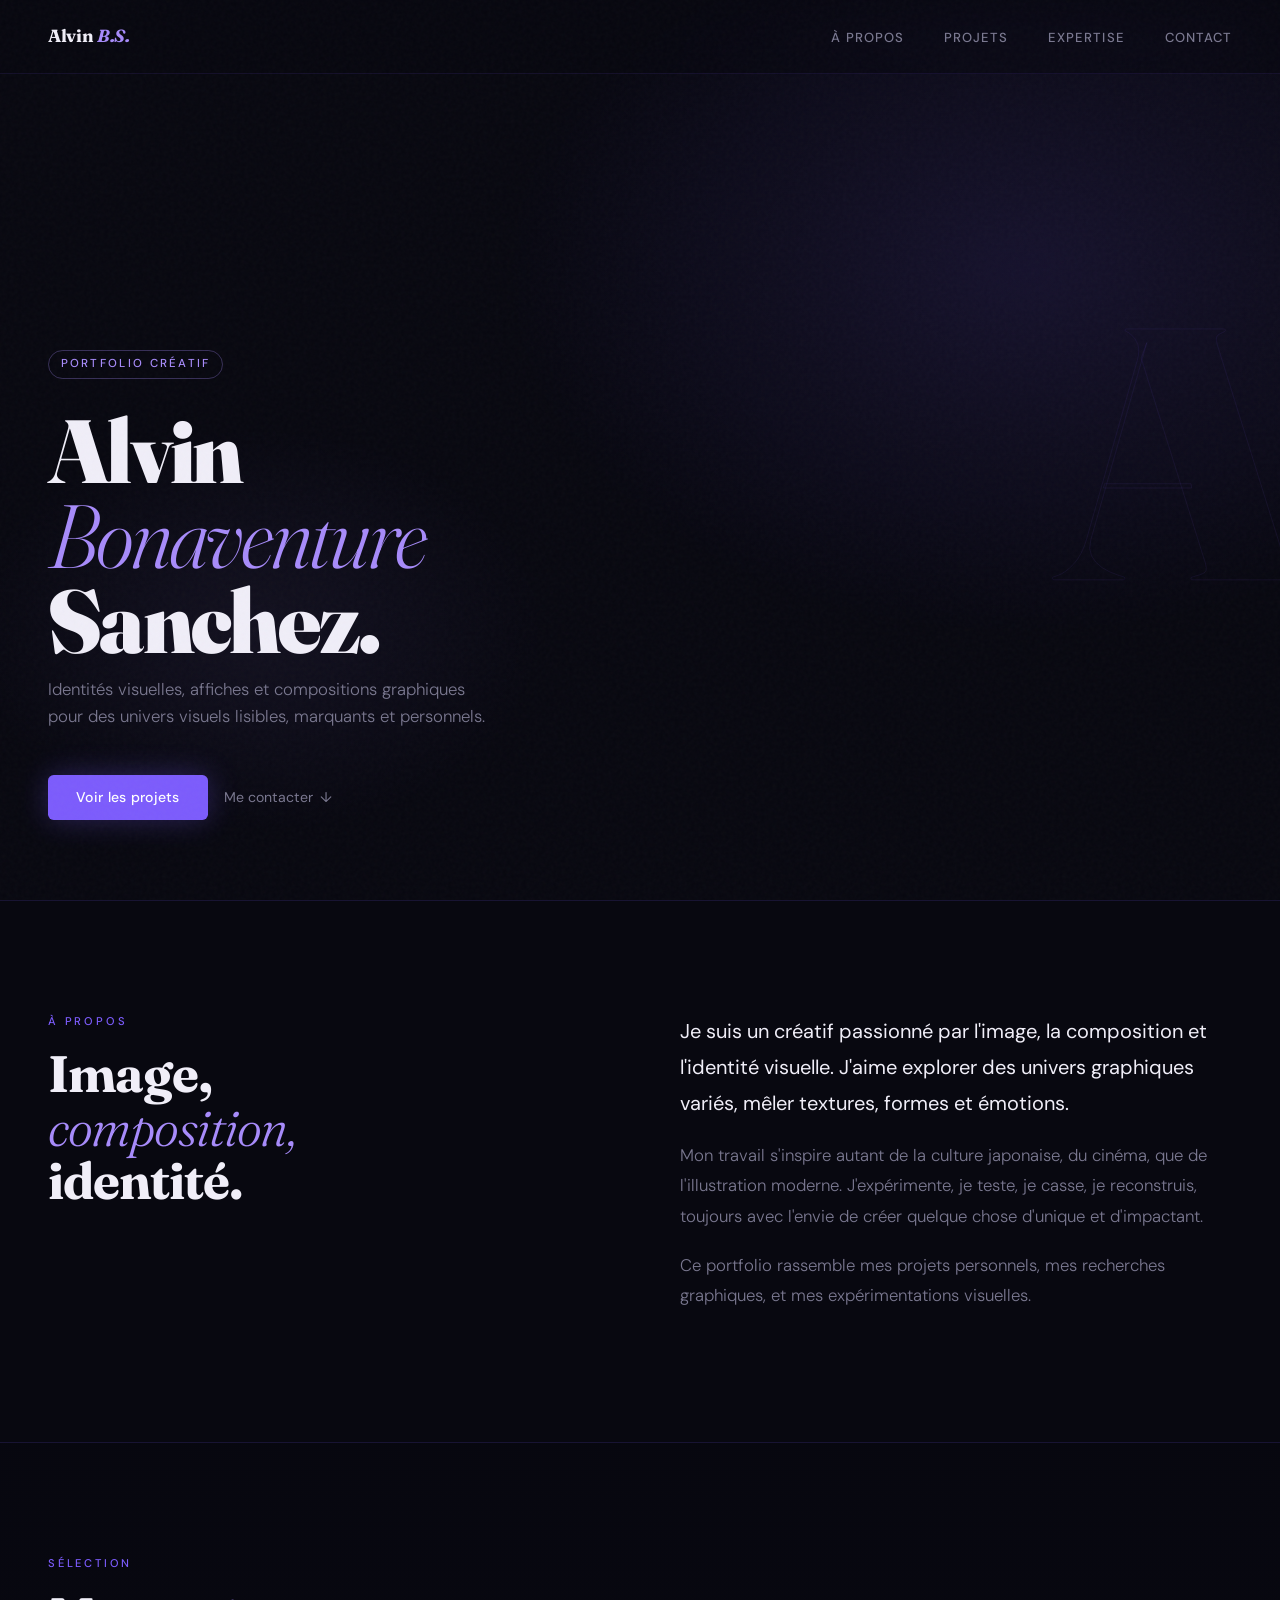
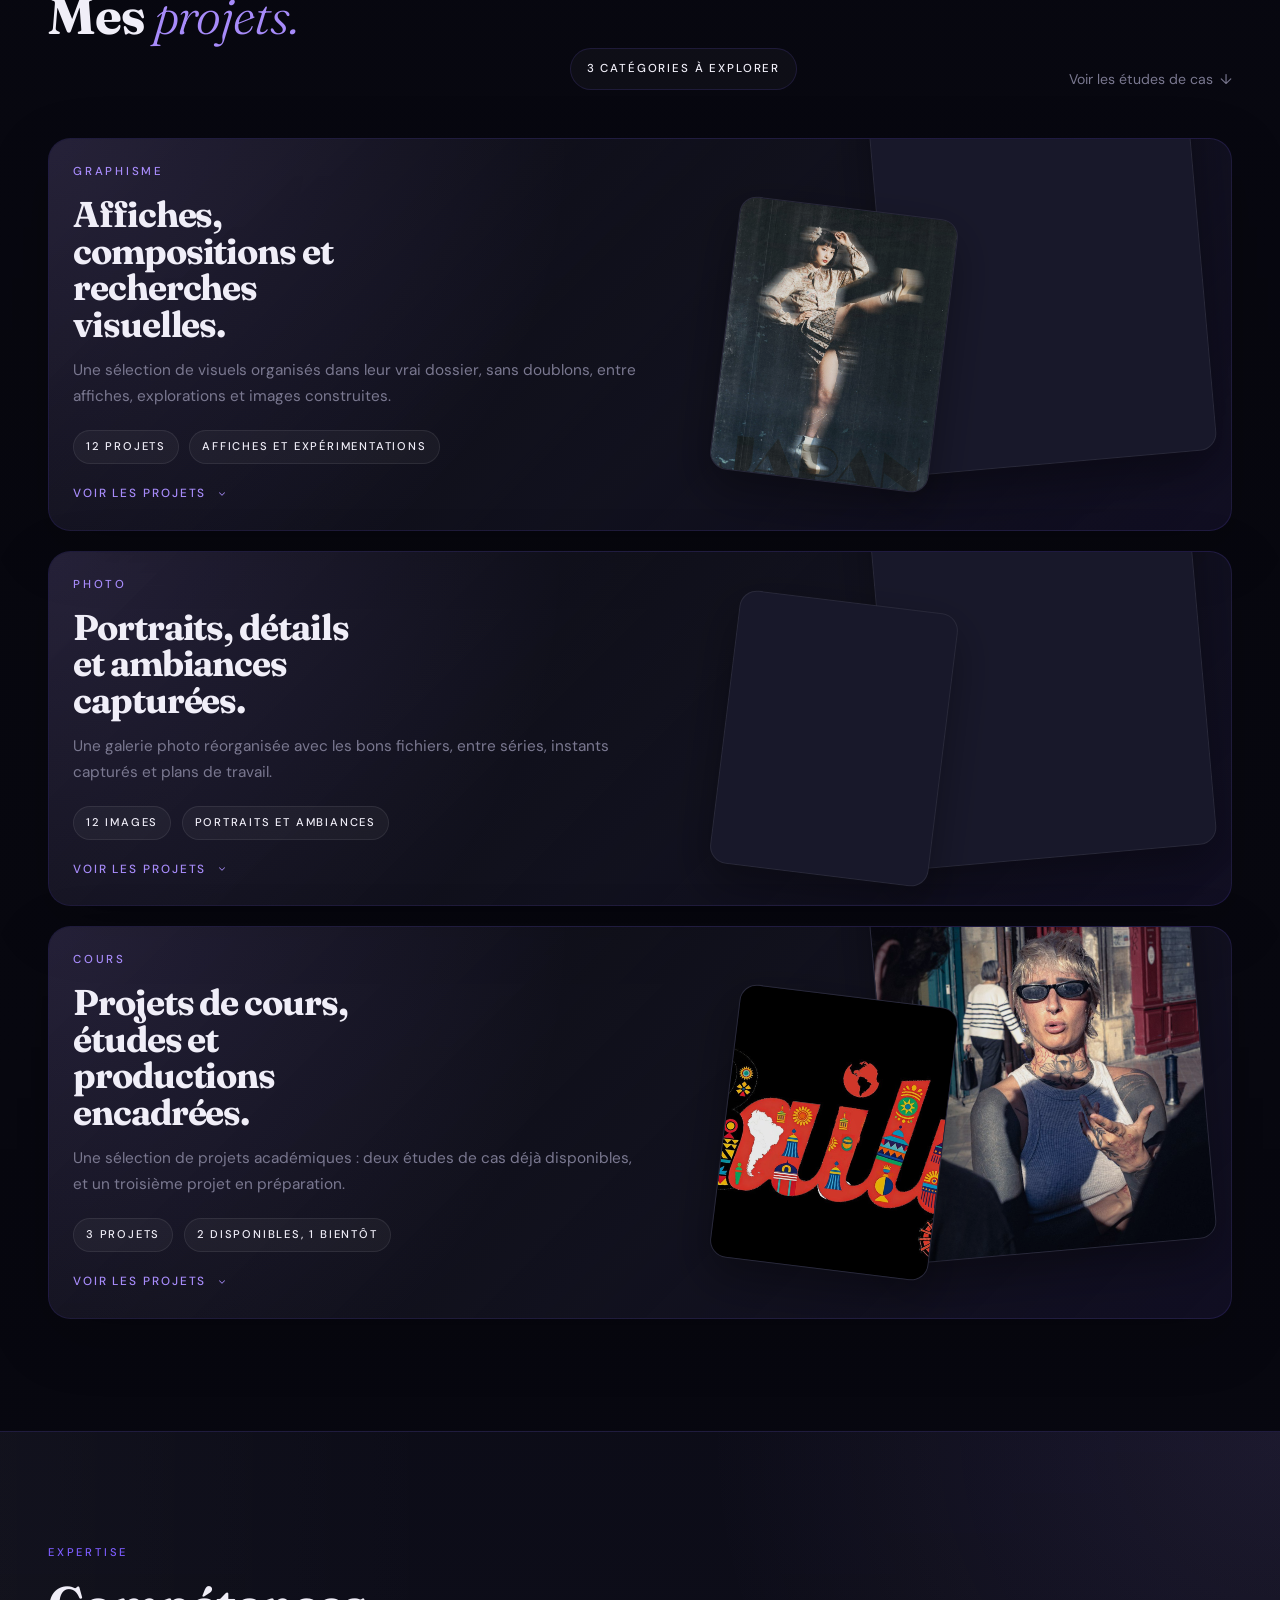
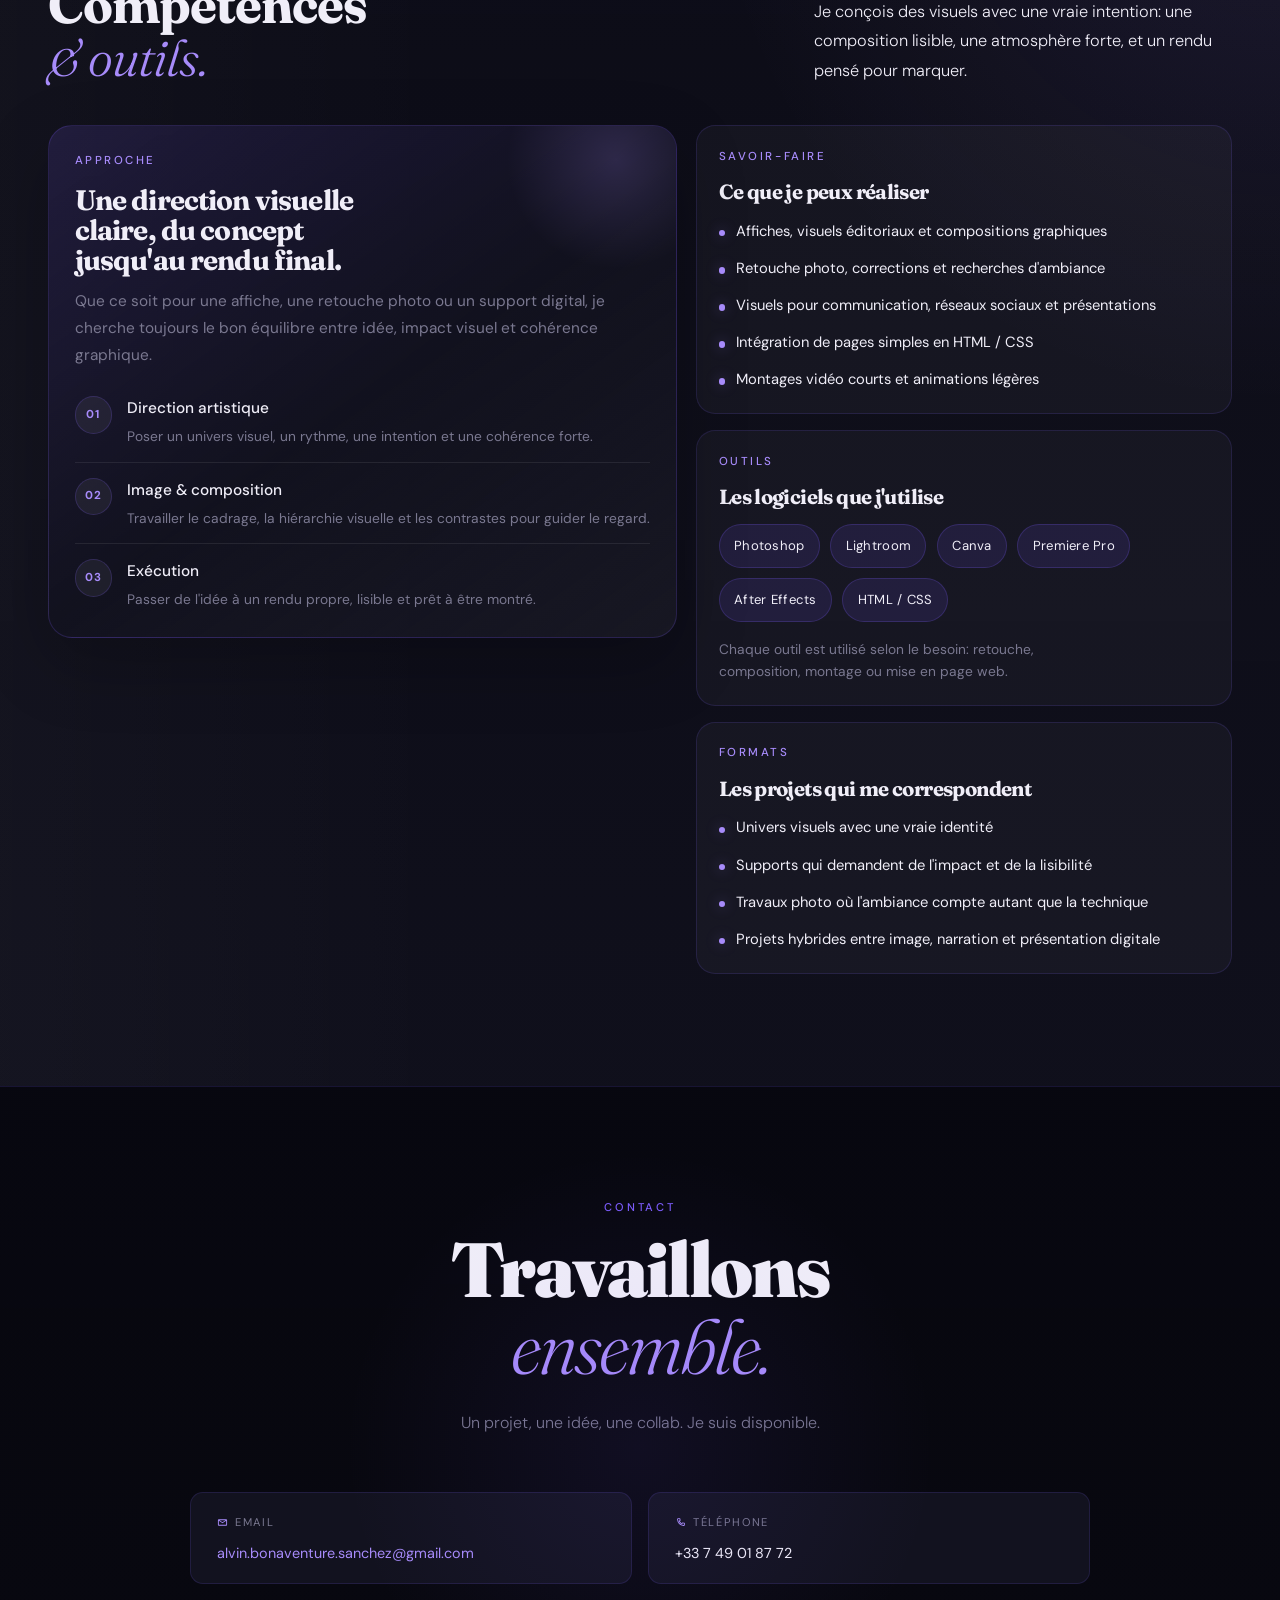
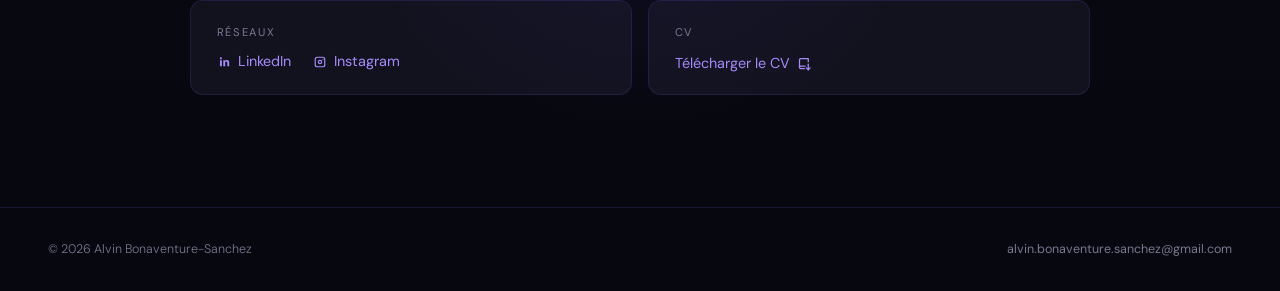
<file: index.html>
<!DOCTYPE html>
<html lang="fr">
<head>
  <meta charset="UTF-8" />
  <meta name="viewport" content="width=device-width, initial-scale=1.0" />
  <title>Alvin Bonaventure-Sanchez Portfolio</title>
  <meta name="description" content="Portfolio d'Alvin Bonaventure-Sanchez, cr&eacute;atif graphique sp&eacute;cialis&eacute; en affiches, identit&eacute;s visuelles, photographie et exp&eacute;rimentations visuelles." />
  <meta property="og:title" content="Alvin Bonaventure-Sanchez - Portfolio" />
  <meta property="og:description" content="Affiches, compositions graphiques, photographie et projets de cours." />
  <meta property="og:type" content="website" />
  <meta property="og:image" content="assets/images/og-cover.jpg" />
  <meta name="twitter:card" content="summary_large_image" />
  <meta name="twitter:title" content="Alvin Bonaventure-Sanchez - Portfolio" />
  <meta name="twitter:description" content="Affiches, compositions graphiques, photographie et projets de cours." />
  <meta name="twitter:image" content="assets/images/og-cover.jpg" />
  <script>
    (function () {
      try {
        var shouldShowIntro = !window.matchMedia("(prefers-reduced-motion: reduce)").matches
          && !window.sessionStorage.getItem("alvin-home-intro-seen");

        if (shouldShowIntro) {
          document.documentElement.classList.add("has-site-intro");
          window.sessionStorage.setItem("alvin-home-intro-seen", "true");
        }
      } catch (error) {
        document.documentElement.classList.add("has-site-intro");
      }
    }());
  </script>
  <link rel="preconnect" href="https://fonts.googleapis.com" />
  <link rel="preconnect" href="https://fonts.gstatic.com" crossorigin />
  <link href="https://fonts.googleapis.com/css2?family=Fraunces:ital,opsz,wght@0,9..144,300;0,9..144,700;0,9..144,900;1,9..144,300;1,9..144,700&family=DM+Sans:wght@300;400;500&display=swap" rel="stylesheet" />
  <link rel="icon" href="assets/images/icone/logo/1x/Plan%20de%20travail%201.png" type="image/png" sizes="512x512" />
  <link rel="apple-touch-icon" href="assets/images/icone/logo/1x/Plan%20de%20travail%201.png" />
  <link rel="stylesheet" href="assets/css/alvin-portfolio.css" />
</head>
<body class="home-page">
  <div class="site-intro" aria-hidden="true">
    <div class="site-intro-mark">
      <svg class="site-intro-svg" viewBox="0 0 320 400" aria-hidden="true" focusable="false">
        <text class="site-intro-a-base" x="50%" y="78%" text-anchor="middle">A</text>
        <text class="site-intro-a-fill" x="50%" y="78%" text-anchor="middle">A</text>
        <text class="site-intro-a-trace" x="50%" y="78%" text-anchor="middle">A</text>
        <text class="site-intro-a-point" x="50%" y="78%" text-anchor="middle">A</text>
      </svg>
    </div>
  </div>

  <nav>
    <a href="#hero" class="nav-logo">Alvin <span>B.S.</span></a>
    <ul>
      <li><a href="about.html">&Agrave; propos</a></li>
      <li><a href="#projects">Projets</a></li>
      <li><a href="#skills">Expertise</a></li>
      <li><a href="#contact">Contact</a></li>
    </ul>
  </nav>

  <section id="hero">
    <div class="hero-bg"></div>
    <div class="hero-number">A</div>

    <div class="hero-tag">Portfolio cr&eacute;atif</div>

    <h1 class="hero-title">
      Alvin<br />
      <em>Bonaventure</em><br />
      Sanchez.
    </h1>

    <p class="hero-sub">
      Identit&eacute;s visuelles, affiches et compositions graphiques<br />
      pour des univers visuels lisibles, marquants et personnels.
    </p>

    <div class="hero-cta">
      <a href="#projects" class="btn-primary">Voir les projets</a>
      <a href="#contact" class="btn-ghost">Me contacter</a>
    </div>
  </section>

  <section id="about">
    <div class="about-left">
      <p class="section-label">&Agrave; propos</p>
      <h2 class="section-title">Image,<br /><em>composition,</em><br />identit&eacute;.</h2>
    </div>

    <div class="about-right">
      <div class="about-text reveal">
        <p>Je suis un cr&eacute;atif passionn&eacute; par l'image, la composition et l'identit&eacute; visuelle. J'aime explorer des univers graphiques vari&eacute;s, m&ecirc;ler textures, formes et &eacute;motions.</p>
        <p>Mon travail s'inspire autant de la culture japonaise, du cin&eacute;ma, que de l'illustration moderne. J'exp&eacute;rimente, je teste, je casse, je reconstruis, toujours avec l'envie de cr&eacute;er quelque chose d'unique et d'impactant.</p>
        <p>Ce portfolio rassemble mes projets personnels, mes recherches graphiques, et mes exp&eacute;rimentations visuelles.</p>
      </div>
    </div>
  </section>

  <section id="projects">
    <div class="projects-header">
      <div>
        <p class="section-label">S&eacute;lection</p>
        <h2 class="section-title">Mes <em>projets.</em></h2>
      </div>
      <span class="projects-count">3 cat&eacute;gories &agrave; explorer</span>
      <div class="projects-header-cta">
        <a href="about.html#case-studies" class="btn-ghost">Voir les &eacute;tudes de cas</a>
      </div>
    </div>

    <div class="project-categories">
      <article class="project-category reveal">
        <button class="project-category-toggle" type="button" aria-expanded="false" aria-controls="projects-graphic">
          <div class="project-category-copy">
            <p class="project-category-label">Graphisme</p>
            <h3>Affiches, compositions et recherches visuelles.</h3>
            <p>Une s&eacute;lection de visuels organis&eacute;s dans leur vrai dossier, sans doublons, entre affiches, explorations et images construites.</p>
            <div class="project-category-meta">
              <span>12 projets</span>
              <span>Affiches et exp&eacute;rimentations</span>
            </div>
            <span class="project-category-action">
              <span class="project-category-action-text">Voir les projets</span>
              <span class="project-category-chevron icon-mask icon-chevron-down" aria-hidden="true"></span>
            </span>
          </div>

          <div class="project-category-preview" aria-hidden="true">
            <img src="assets/images/projects/Affiches,%20compositions%20et%20recherches%20visuelles/fall-festival-poster.jpg" alt="" class="project-preview-card project-preview-card-main" loading="lazy" />
            <img src="assets/images/projects/Affiches,%20compositions%20et%20recherches%20visuelles/japan-visual-direction.jpg" alt="" class="project-preview-card project-preview-card-side" loading="lazy" />
          </div>
        </button>

        <div class="project-category-panel" id="projects-graphic" aria-hidden="true">
          <div class="project-category-panel-inner">
            <div class="project-list">
              <article class="project-entry">
                <img src="assets/images/projects/Affiches,%20compositions%20et%20recherches%20visuelles/fall-festival-poster.jpg" alt="Affiche festival Fall" class="project-entry-image" loading="lazy" />
                <div class="project-entry-body">
                  <p class="project-entry-tag">Affiche</p>
                  <h4>Fall Festival</h4>
                  <p>Une affiche inspir&eacute;e par l'&eacute;nergie des festivals graphiques. J'ai jou&eacute; avec une silhouette en chute, une grande typographie et un contraste doux pour cr&eacute;er un mouvement imm&eacute;diat.</p>
                </div>
              </article>

              <article class="project-entry">
                <img src="assets/images/projects/Affiches,%20compositions%20et%20recherches%20visuelles/fly-visual.jpg" alt="Visuel Fly" class="project-entry-image" loading="lazy" />
                <div class="project-entry-body">
                  <p class="project-entry-tag">Exploration</p>
                  <h4>Fly</h4>
                  <p>Un visuel inspir&eacute; par l'id&eacute;e de suspension et de vitesse. J'ai combin&eacute; une texture satin&eacute;e, une pose dynamique et des lettres massives pour donner une impression de propulsion.</p>
                </div>
              </article>

              <article class="project-entry">
                <img src="assets/images/projects/Affiches,%20compositions%20et%20recherches%20visuelles/who-is-this-star-composition.jpg" alt="Visuel Who is this star" class="project-entry-image" loading="lazy" />
                <div class="project-entry-body">
                  <p class="project-entry-tag">Composition</p>
                  <h4>Sign of Sky</h4>
                  <p>Une composition inspir&eacute;e par les cartes, les rep&egrave;res et les signes astronomiques. J'ai construit l'image avec beaucoup de vide, une grille discr&egrave;te et une &eacute;toile rouge pour guider le regard.</p>
                </div>
              </article>

              <article class="project-entry">
                <img src="assets/images/projects/Affiches,%20compositions%20et%20recherches%20visuelles/spider-poster.jpg" alt="Affiche Spider" class="project-entry-image" loading="lazy" />
                <div class="project-entry-body">
                  <p class="project-entry-tag">Cin&eacute;ma</p>
                  <h4>Spider</h4>
                  <p>Une affiche inspir&eacute;e par les codes du thriller et des visuels de cin&eacute;ma. J'ai travaill&eacute; le rouge, le grain et une typographie tr&egrave;s pr&eacute;sente pour installer une tension sombre.</p>
                </div>
              </article>

              <article class="project-entry">
                <img src="assets/images/projects/Affiches,%20compositions%20et%20recherches%20visuelles/nenuphar-atmosphere-visual.jpg" alt="Visuel N&eacute;nuphar" class="project-entry-image" loading="lazy" />
                <div class="project-entry-body">
                  <p class="project-entry-tag">Atmosph&egrave;re</p>
                  <h4>N&eacute;nuphar</h4>
                  <p>Un visuel inspir&eacute; par les paysages aquatiques japonais et les affiches textur&eacute;es. J'ai superpos&eacute; image, typographie et effets de trame pour donner une sensation humide et lumineuse.</p>
                </div>
              </article>

              <article class="project-entry">
                <img src="assets/images/projects/Affiches,%20compositions%20et%20recherches%20visuelles/koichi-sato-material-study.jpg" alt="Visuel Koichi Sato" class="project-entry-image" loading="lazy" />
                <div class="project-entry-body">
                  <p class="project-entry-tag">Recherche</p>
                  <h4>Koichi Sato</h4>
                  <p>Une recherche inspir&eacute;e par l'affiche japonaise, le collage et les formes symboliques. J'ai utilis&eacute; une palette rouge et bleue, des textures granuleuses et une composition en couches.</p>
                </div>
              </article>

              <article class="project-entry">
                <img src="assets/images/projects/Affiches,%20compositions%20et%20recherches%20visuelles/lost-woman-narrative-visual.jpg" alt="Visuel Lost Woman" class="project-entry-image" loading="lazy" />
                <div class="project-entry-body">
                  <p class="project-entry-tag">Narration</p>
                  <h4>Lost Woman</h4>
                  <p>Une image inspir&eacute;e par les pochettes alternatives et les univers myst&eacute;rieux. J'ai travaill&eacute; la lumi&egrave;re blanche, les textures ab&icirc;m&eacute;es et les signes violets pour cr&eacute;er une pr&eacute;sence presque fantomatique.</p>
                </div>
              </article>

              <article class="project-entry">
                <img src="assets/images/projects/Affiches,%20compositions%20et%20recherches%20visuelles/tournesol-editorial-collage.jpg" alt="Visuel Tournesol" class="project-entry-image" loading="lazy" />
                <div class="project-entry-body">
                  <p class="project-entry-tag">Assemblage</p>
                  <h4>Tournesol</h4>
                  <p>Une composition inspir&eacute;e par les affiches surr&eacute;alistes et les paysages tr&egrave;s color&eacute;s. J'ai m&eacute;lang&eacute; une figure centrale, un champ de tournesols et une typographie imposante pour cr&eacute;er une image symbolique.</p>
                </div>
              </article>

              <article class="project-entry">
                <img src="assets/images/projects/Affiches,%20compositions%20et%20recherches%20visuelles/japan-visual-direction.jpg" alt="Visuel Japan" class="project-entry-image" loading="lazy" />
                <div class="project-entry-body">
                  <p class="project-entry-tag">Direction</p>
                  <h4>Motion Japan</h4>
                  <p>Un visuel inspir&eacute; par la mode, la sc&egrave;ne et l'esth&eacute;tique japonaise contemporaine. J'ai utilis&eacute; un cadrage vertical, un fond sombre et des effets de vitesse pour renforcer l'impression de performance.</p>
                </div>
              </article>

              <article class="project-entry">
                <img src="assets/images/projects/Affiches,%20compositions%20et%20recherches%20visuelles/popcorn-texture-study.jpg" alt="Etude popcorn" class="project-entry-image" loading="lazy" />
                <div class="project-entry-body">
                  <p class="project-entry-tag">&Eacute;tude</p>
                  <h4>Popcorn Light</h4>
                  <p>Une &eacute;tude inspir&eacute;e par les textures simples du cin&eacute;ma. J'ai isol&eacute; la mati&egrave;re du popcorn et la lumi&egrave;re chaude pour transformer un d&eacute;tail quotidien en image graphique.</p>
                </div>
              </article>

              <article class="project-entry">
                <img src="assets/images/projects/Affiches,%20compositions%20et%20recherches%20visuelles/utopia-theater-wide-shot.jpg" alt="Salle Utopia" class="project-entry-image" loading="lazy" />
                <div class="project-entry-body">
                  <p class="project-entry-tag">Lieu</p>
                  <h4>Utopia - Salle</h4>
                  <p>Une image inspir&eacute;e par l'attente avant une projection. J'ai cadr&eacute; les rang&eacute;es rouges, la lumi&egrave;re faible et la profondeur de la salle pour faire ressentir le calme du lieu.</p>
                </div>
              </article>

              <article class="project-entry">
                <img src="assets/images/projects/Affiches,%20compositions%20et%20recherches%20visuelles/utopia-newspaper-reader.jpg" alt="Lecteur Utopia" class="project-entry-image" loading="lazy" />
                <div class="project-entry-body">
                  <p class="project-entry-tag">Cadre</p>
                  <h4>Utopia - Lecteur</h4>
                  <p>Une composition inspir&eacute;e par les instants silencieux au cin&eacute;ma. J'ai centr&eacute; le sujet dans les fauteuils rouges et utilis&eacute; le journal comme point d'accroche narratif.</p>
                </div>
              </article>

              <article class="project-entry">
                <img src="assets/images/icone/logo/1x/Plan%20de%20travail%201.png" alt="Logo A B S" class="project-entry-image" loading="lazy" />
                <div class="project-entry-body">
                  <p class="project-entry-tag">LOGO</p>
                  <h4>A&middot;B&middot;S - L'&Eacute;quilibre et la Synth&egrave;se</h4>
                  <p>Une compression architecturale et &eacute;quilibr&eacute;e de vos initiales. Le "S" (Structure &amp; Synth&egrave;se) fusionne les concepts du "A" (Analyse) et du "B" (Beaut&eacute;) pour former une ancre visuelle unique.</p>
                </div>
              </article>
            </div>
          </div>
        </div>
      </article>

      <article class="project-category reveal">
        <button class="project-category-toggle" type="button" aria-expanded="false" aria-controls="projects-photo">
          <div class="project-category-copy">
            <p class="project-category-label">Photo</p>
            <h3>Portraits, d&eacute;tails et ambiances captur&eacute;es.</h3>
            <p>Une galerie photo r&eacute;organis&eacute;e avec les bons fichiers, entre s&eacute;ries, instants captur&eacute;s et plans de travail.</p>
            <div class="project-category-meta">
              <span>12 images</span>
              <span>Portraits et ambiances</span>
            </div>
            <span class="project-category-action">
              <span class="project-category-action-text">Voir les projets</span>
              <span class="project-category-chevron icon-mask icon-chevron-down" aria-hidden="true"></span>
            </span>
          </div>

          <div class="project-category-preview" aria-hidden="true">
            <img src="assets/images/projects/Portraits,%20d%C3%A9tails%20et%20ambiances%20captur%C3%A9es/industrial-light-green-jacket-portrait.jpg" alt="" class="project-preview-card project-preview-card-main" loading="lazy" />
            <img src="assets/images/projects/Portraits,%20d%C3%A9tails%20et%20ambiances%20captur%C3%A9es/elevator-mirror-self-portrait.jpg" alt="" class="project-preview-card project-preview-card-side" loading="lazy" />
          </div>
        </button>

        <div class="project-category-panel" id="projects-photo" aria-hidden="true">
          <div class="project-category-panel-inner">
            <div class="project-list">
              <article class="project-entry">
                <img data-src="assets/images/projects/Portraits,%20d%C3%A9tails%20et%20ambiances%20captur%C3%A9es/studio-portrait-white-sweater.jpg" alt="Portrait studio en pull blanc" class="project-entry-image" loading="lazy" />
                <div class="project-entry-body">
                  <p class="project-entry-tag">Portrait</p>
                  <h4>Val - Portrait studio</h4>
                  <p>Portrait studio réalisé sur fond sombre avec une lumière douce. Le contraste entre le vêtement clair et l'arrière-plan permet de concentrer l'attention sur le visage et l'expression du modèle.</p>
                </div>
              </article>

              <article class="project-entry">
                <img data-src="assets/images/projects/Portraits,%20d%C3%A9tails%20et%20ambiances%20captur%C3%A9es/industrial-light-green-jacket-portrait.jpg" alt="Portrait industriel en veste verte" class="project-entry-image" loading="lazy" />
                <div class="project-entry-body">
                  <p class="project-entry-tag">Portrait</p>
                  <h4>Djuste - Lumi&egrave;re industrielle</h4>
                  <p>Un portrait inspir&eacute; par les ambiances froides et les lumi&egrave;res de n&eacute;on. J'ai plac&eacute; Djuste dans un cadre vertical pour accentuer les ombres, la veste et le contraste du lieu.</p>
                </div>
              </article>

              <article class="project-entry">
                <img data-src="assets/images/projects/Portraits,%20d%C3%A9tails%20et%20ambiances%20captur%C3%A9es/monochrome-suit-profile-portrait.jpg" alt="Profil monochrome en costume" class="project-entry-image" loading="lazy" />
                <div class="project-entry-body">
                  <p class="project-entry-tag">Groupe</p>
                  <h4>Groupe - Val, Lennon, Cydji</h4>
                  <p>Portrait de groupe réalisé dans une rue du centre-ville. L'enseigne lumineuse et la profondeur de la rue créent un cadre urbain qui met en valeur les expressions et la dynamique du groupe.</p>
                </div>
              </article>

              <article class="project-entry">
                <img data-src="assets/images/projects/Portraits,%20d%C3%A9tails%20et%20ambiances%20captur%C3%A9es/love-shop-street-group-portrait.jpg" alt="Portrait de groupe sous l'enseigne Love Shop" class="project-entry-image" loading="lazy" />
                <div class="project-entry-body">
                  <p class="project-entry-tag">Exterieur</p>
                  <h4>Alan - Gare</h4>
                  <p>Portrait réalisé dans l'environnement de la gare. Les lignes métalliques et les teintes vertes du décor renforcent l'atmosphère urbaine et dirigent naturellement le regard vers le sujet.</p>
                </div>
              </article>

              <article class="project-entry">
                <img data-src="assets/images/projects/Portraits,%20d%C3%A9tails%20et%20ambiances%20captur%C3%A9es/department-store-green-jacket-portrait.jpg" alt="Portrait en magasin avec veste verte" class="project-entry-image" loading="lazy" />
                <div class="project-entry-body">
                  <p class="project-entry-tag">Portrait</p>
                  <h4>Alan - Veste verte</h4>
                  <p>Un portrait inspir&eacute; par les lumi&egrave;res de magasin et les moments pris sur le vif. J'ai utilis&eacute; la veste verte d'Alan, les lignes du lieu et le cadrage en hauteur pour construire l'image.</p>
                </div>
              </article>

              <article class="project-entry">
                <img data-src="assets/images/projects/Portraits,%20d%C3%A9tails%20et%20ambiances%20captur%C3%A9es/red-brick-profile-portrait.jpg" alt="Profil devant un mur de briques rouges" class="project-entry-image" loading="lazy" />
                <div class="project-entry-body">
                  <p class="project-entry-tag">Portrait</p>
                  <h4>Alvin - Profil urbain</h4>
                  <p>Une image inspir&eacute;e par les portraits de rue et les fonds architecturaux. J'ai plac&eacute; Alvin devant la brique rouge pour opposer la chaleur du mur au bleu plus froid de la tenue.</p>
                </div>
              </article>

              <article class="project-entry">
                <img data-src="assets/images/projects/Portraits,%20d%C3%A9tails%20et%20ambiances%20captur%C3%A9es/elevator-mirror-self-portrait.jpg" alt="Autoportrait miroir dans l'ascenseur" class="project-entry-image" loading="lazy" />
                <div class="project-entry-body">
                  <p class="project-entry-tag">Autoportrait</p>
                  <h4>Alvin - Miroir d'ascenseur</h4>
                  <p>Un autoportrait inspir&eacute; par les lumi&egrave;res artificielles et les reflets du quotidien. J'ai utilis&eacute; le miroir, le n&eacute;on et le cadrage serr&eacute; pour cr&eacute;er une image directe et urbaine.</p>
                </div>
              </article>

              <article class="project-entry">
                <img data-src="assets/images/projects/Portraits,%20d%C3%A9tails%20et%20ambiances%20captur%C3%A9es/urban-back-view-portrait.jpg" alt="Portrait de dos face &agrave; la ville" class="project-entry-image" loading="lazy" />
                <div class="project-entry-body">
                  <p class="project-entry-tag">Portrait</p>
                  <h4>Alvin - Dos &agrave; la ville</h4>
                  <p>Une photo inspir&eacute;e par les silhouettes anonymes et les espaces ouverts. J'ai photographi&eacute; Alvin de dos pour laisser le d&eacute;cor raconter l'image avant le visage.</p>
                </div>
              </article>

              <article class="project-entry">
                <img data-src="assets/images/projects/Portraits,%20d%C3%A9tails%20et%20ambiances%20captur%C3%A9es/blue-sky-standing-portrait.jpg" alt="Portrait debout sous un ciel bleu" class="project-entry-image" loading="lazy" />
                <div class="project-entry-body">
                  <p class="project-entry-tag">Portrait</p>
                  <h4>Alvin - Ciel bleu</h4>
                  <p>Un portrait inspir&eacute; par la simplicit&eacute; d'un ciel clair et d'un espace vert. J'ai laiss&eacute; beaucoup d'air autour d'Alvin pour renforcer la sensation de calme et de hauteur.</p>
                </div>
              </article>

              <article class="project-entry">
                <img data-src="assets/images/projects/Portraits,%20d%C3%A9tails%20et%20ambiances%20captur%C3%A9es/monochrome-sunglasses-close-up.jpg" alt="Gros plan noir et blanc avec lunettes" class="project-entry-image" loading="lazy" />
                <div class="project-entry-body">
                  <p class="project-entry-tag">Portrait</p>
                  <h4>Djuste - Lunettes</h4>
                  <p>Un gros plan inspir&eacute; par les portraits musicaux en noir et blanc. J'ai rapproch&eacute; le cadrage sur Djuste, ses lunettes et la lumi&egrave;re forte pour cr&eacute;er une attitude plus affirm&eacute;e.</p>
                </div>
              </article>

              <article class="project-entry">
                <img data-src="assets/images/projects/Portraits,%20d%C3%A9tails%20et%20ambiances%20captur%C3%A9es/monochrome-outstretched-hands-portrait.jpg" alt="Portrait noir et blanc aux bras tendus" class="project-entry-image" loading="lazy" />
                <div class="project-entry-body">
                  <p class="project-entry-tag">Portrait</p>
                  <h4>Djuste - Bras tendus</h4>
                  <p>Une image inspir&eacute;e par le mouvement et la proximit&eacute; avec l'objectif. J'ai utilis&eacute; les bras de Djuste comme lignes directrices pour donner de la profondeur et une sensation d'impact.</p>
                </div>
              </article>

              <article class="project-entry">
                <img data-src="assets/images/projects/Portraits,%20d%C3%A9tails%20et%20ambiances%20captur%C3%A9es/monochrome-back-view-portrait.jpg" alt="Portrait noir et blanc vu de dos" class="project-entry-image" loading="lazy" />
                <div class="project-entry-body">
                  <p class="project-entry-tag">Portrait</p>
                  <h4>Djuste - Dos noir et blanc</h4>
                  <p>Une photo inspir&eacute;e par les images de sc&egrave;ne et les silhouettes. J'ai photographi&eacute; Djuste de dos, avec une lumi&egrave;re lat&eacute;rale, pour transformer la posture en forme graphique.</p>
                </div>
              </article>
            </div>
          </div>
        </div>
      </article>

      <article class="project-category reveal">
        <button class="project-category-toggle" type="button" aria-expanded="false" aria-controls="projects-courses">
          <div class="project-category-copy">
            <p class="project-category-label">Cours</p>
            <h3>Projets de cours, &eacute;tudes et productions encadr&eacute;es.</h3>
            <p>Une s&eacute;lection de projets acad&eacute;miques : deux &eacute;tudes de cas d&eacute;j&agrave; disponibles, et un troisi&egrave;me projet en pr&eacute;paration.</p>
            <div class="project-category-meta">
              <span>3 projets</span>
              <span>2 disponibles, 1 bient&ocirc;t</span>
            </div>
            <span class="project-category-action">
              <span class="project-category-action-text">Voir les projets</span>
              <span class="project-category-chevron icon-mask icon-chevron-down" aria-hidden="true"></span>
            </span>
          </div>

          <div class="project-category-preview" aria-hidden="true">
            <img src="assets/images/projects/Des%20formats%20pour%20transmettre,%20expliquer%20et%20accompagner/Projet%20photo%20tatoo/tattoo-street-framed-portrait.jpg" alt="" class="project-preview-card project-preview-card-main" loading="lazy" />
            <img src="assets/images/projects/Des%20formats%20pour%20transmettre,%20expliquer%20et%20accompagner/Rails%20et%20savoirs/raily-project-logo.jpg" alt="" class="project-preview-card project-preview-card-side" loading="lazy" />
          </div>
        </button>

        <div class="project-category-panel" id="projects-courses" aria-hidden="true">
          <div class="project-category-panel-inner">
            <div class="project-list">
              <article class="project-entry project-entry--course">
                <a class="project-entry-media-link" href="projects/projet-photo-tatouage.html">
                  <img data-src="assets/images/projects/Des%20formats%20pour%20transmettre,%20expliquer%20et%20accompagner/Projet%20photo%20tatoo/tattoo-street-framed-portrait.jpg" alt="Projet mouvement et tatouage" class="project-entry-image" loading="lazy" />
                </a>
                <div class="project-entry-body">
                  <p class="project-entry-tag">Projet MMI</p>
                  <h4>Mouvement et tatouage</h4>
                  <p>Une s&eacute;rie photographique qui interroge la mani&egrave;re de montrer le mouvement dans une image fixe, en faisant du tatouage un point central entre studio et contexte urbain.</p>
                  <p class="project-entry-note">Agrandir l'image ou consulter l'&eacute;tude de cas compl&egrave;te.</p>
                  <a class="project-entry-cta" href="projects/projet-photo-tatouage.html">
                    Voir l'&eacute;tude de cas
                    <span class="project-entry-cta-icon icon-mask icon-arrow-right" aria-hidden="true"></span>
                  </a>
                </div>
              </article>

              <article class="project-entry project-entry--course">
                <a class="project-entry-media-link" href="projects/rails-et-savoirs.html">
                  <img data-src="assets/images/projects/Des%20formats%20pour%20transmettre,%20expliquer%20et%20accompagner/Rails%20et%20savoirs/raily-project-logo.jpg" alt="Logo du projet Raily" class="project-entry-image" loading="lazy" />
                </a>
                <div class="project-entry-body">
                  <p class="project-entry-tag">Projet de groupe</p>
                  <h4>Raily</h4>
                  <p>Un jeu de plateau interculturel imagin&eacute; pour le s&eacute;minaire "A la rencontre du monde", o&ugrave; l'on traverse les Am&eacute;riques en posant des rails, en r&eacute;pondant &agrave; des questions et en reliant recherche, game design et identit&eacute; visuelle.</p>
                  <p class="project-entry-note">Agrandir l'image ou consulter l'&eacute;tude de cas compl&egrave;te.</p>
                  <a class="project-entry-cta" href="projects/rails-et-savoirs.html">
                    Voir l'&eacute;tude de cas
                    <span class="project-entry-cta-icon icon-mask icon-arrow-right" aria-hidden="true"></span>
                  </a>
                </div>
              </article>

              <article class="project-entry project-entry--placeholder">
                <div class="project-entry-placeholder" aria-hidden="true">
                  <span>&Eacute;tude de cas en pr&eacute;paration</span>
                </div>
                <div class="project-entry-body">
                  <p class="project-entry-tag">En cours</p>
                  <h4>Nouvelle &eacute;tude de cas</h4>
                  <p>Ce troisi&egrave;me projet est en cours de mise en forme. Il sera ajout&eacute; avec le m&ecirc;me niveau de contexte, de visuels et d'analyse que les autres pages.</p>
                  <p class="project-entry-note">Une fiche plus compl&egrave;te viendra enrichir cette s&eacute;lection.</p>
                </div>
              </article>
            </div>
          </div>
        </div>
      </article>
    </div>
  </section>

  <section id="skills">
    <div class="skills-header reveal">
      <div>
        <p class="section-label">Expertise</p>
        <h2 class="section-title">Comp&eacute;tences<br /><em>&amp; outils.</em></h2>
      </div>
      <p class="skills-intro">Je con&ccedil;ois des visuels avec une vraie intention: une composition lisible, une atmosph&egrave;re forte, et un rendu pens&eacute; pour marquer.</p>
    </div>

    <div class="skills-layout reveal">
      <article class="skills-feature">
        <p class="skills-feature-label">Approche</p>
        <h3>Une direction visuelle claire, du concept jusqu'au rendu final.</h3>
        <p class="skills-feature-text">Que ce soit pour une affiche, une retouche photo ou un support digital, je cherche toujours le bon &eacute;quilibre entre id&eacute;e, impact visuel et coh&eacute;rence graphique.</p>

        <div class="skills-highlights">
          <div class="skills-highlight">
            <span>01</span>
            <div>
              <strong>Direction artistique</strong>
              <p>Poser un univers visuel, un rythme, une intention et une coh&eacute;rence forte.</p>
            </div>
          </div>

          <div class="skills-highlight">
            <span>02</span>
            <div>
              <strong>Image &amp; composition</strong>
              <p>Travailler le cadrage, la hi&eacute;rarchie visuelle et les contrastes pour guider le regard.</p>
            </div>
          </div>

          <div class="skills-highlight">
            <span>03</span>
            <div>
              <strong>Ex&eacute;cution</strong>
              <p>Passer de l'id&eacute;e &agrave; un rendu propre, lisible et pr&ecirc;t &agrave; &ecirc;tre montr&eacute;.</p>
            </div>
          </div>
        </div>
      </article>

      <div class="skills-panels">
        <article class="skills-panel">
          <p class="skills-panel-label">Savoir-faire</p>
          <h3>Ce que je peux r&eacute;aliser</h3>
          <ul class="skills-list">
            <li>Affiches, visuels &eacute;ditoriaux et compositions graphiques</li>
            <li>Retouche photo, corrections et recherches d'ambiance</li>
            <li>Visuels pour communication, r&eacute;seaux sociaux et pr&eacute;sentations</li>
            <li>Int&eacute;gration de pages simples en HTML / CSS</li>
            <li>Montages vid&eacute;o courts et animations l&eacute;g&egrave;res</li>
          </ul>
        </article>

        <article class="skills-panel">
          <p class="skills-panel-label">Outils</p>
          <h3>Les logiciels que j'utilise</h3>
          <div class="skills-tools">
            <span>Photoshop</span>
            <span>Lightroom</span>
            <span>Canva</span>
            <span>Premiere Pro</span>
            <span>After Effects</span>
            <span>HTML / CSS</span>
          </div>
          <p class="skills-panel-note">Chaque outil est utilis&eacute; selon le besoin: retouche, composition, montage ou mise en page web.</p>
        </article>

        <article class="skills-panel">
          <p class="skills-panel-label">Formats</p>
          <h3>Les projets qui me correspondent</h3>
          <ul class="skills-list">
            <li>Univers visuels avec une vraie identit&eacute;</li>
            <li>Supports qui demandent de l'impact et de la lisibilit&eacute;</li>
            <li>Travaux photo o&ugrave; l'ambiance compte autant que la technique</li>
            <li>Projets hybrides entre image, narration et pr&eacute;sentation digitale</li>
          </ul>
        </article>
      </div>
    </div>
  </section>

  <section id="contact">
    <p class="section-label">Contact</p>
    <h2 class="contact-title">Travaillons<br /><em>ensemble.</em></h2>
    <p class="contact-sub">Un projet, une id&eacute;e, une collab. Je suis disponible.</p>

    <div class="contact-cards reveal">
      <div class="contact-card">
        <label><span class="contact-card-icon icon-mask icon-mail" aria-hidden="true"></span>Email</label>
        <a href="mailto:alvin.bonaventure.sanchez@gmail.com">alvin.bonaventure.sanchez@gmail.com</a>
      </div>

      <div class="contact-card">
        <label><span class="contact-card-icon icon-mask icon-phone" aria-hidden="true"></span>T&eacute;l&eacute;phone</label>
        <span>+33 7 49 01 87 72</span>
      </div>

      <div class="contact-card">
        <label>R&eacute;seaux</label>
        <div class="contact-social-links">
          <a href="https://www.linkedin.com/in/alvin-bonaventure-sanchez-624a37389/" target="_blank" rel="noreferrer">
            <span class="contact-social-icon icon-mask icon-linkedin" aria-hidden="true"></span>
            LinkedIn
          </a>
          <a href="https://www.instagram.com/alvin.bsanchez/" target="_blank" rel="noreferrer">
            <span class="contact-social-icon icon-mask icon-instagram" aria-hidden="true"></span>
            Instagram
          </a>
        </div>
      </div>

      <div class="contact-card">
        <label>CV</label>
        <a class="contact-cv-link" href="assets/images/Alvin_CV.pdf" download="Alvin_CV.pdf">
          T&eacute;l&eacute;charger le CV
          <span class="contact-cv-icon icon-mask icon-download" aria-hidden="true"></span>
        </a>
      </div>
    </div>
  </section>

  <footer>
    <p>&copy; <span data-current-year>2026</span> Alvin Bonaventure-Sanchez</p>
    <a href="mailto:alvin.bonaventure.sanchez@gmail.com">alvin.bonaventure.sanchez@gmail.com</a>
  </footer>

  <!-- <p class="site-note">Portfolio en cours de cr&eacute;ation.</p> -->

  <script src="assets/js/alvin-portfolio.js"></script>
</body>
</html>
</file>
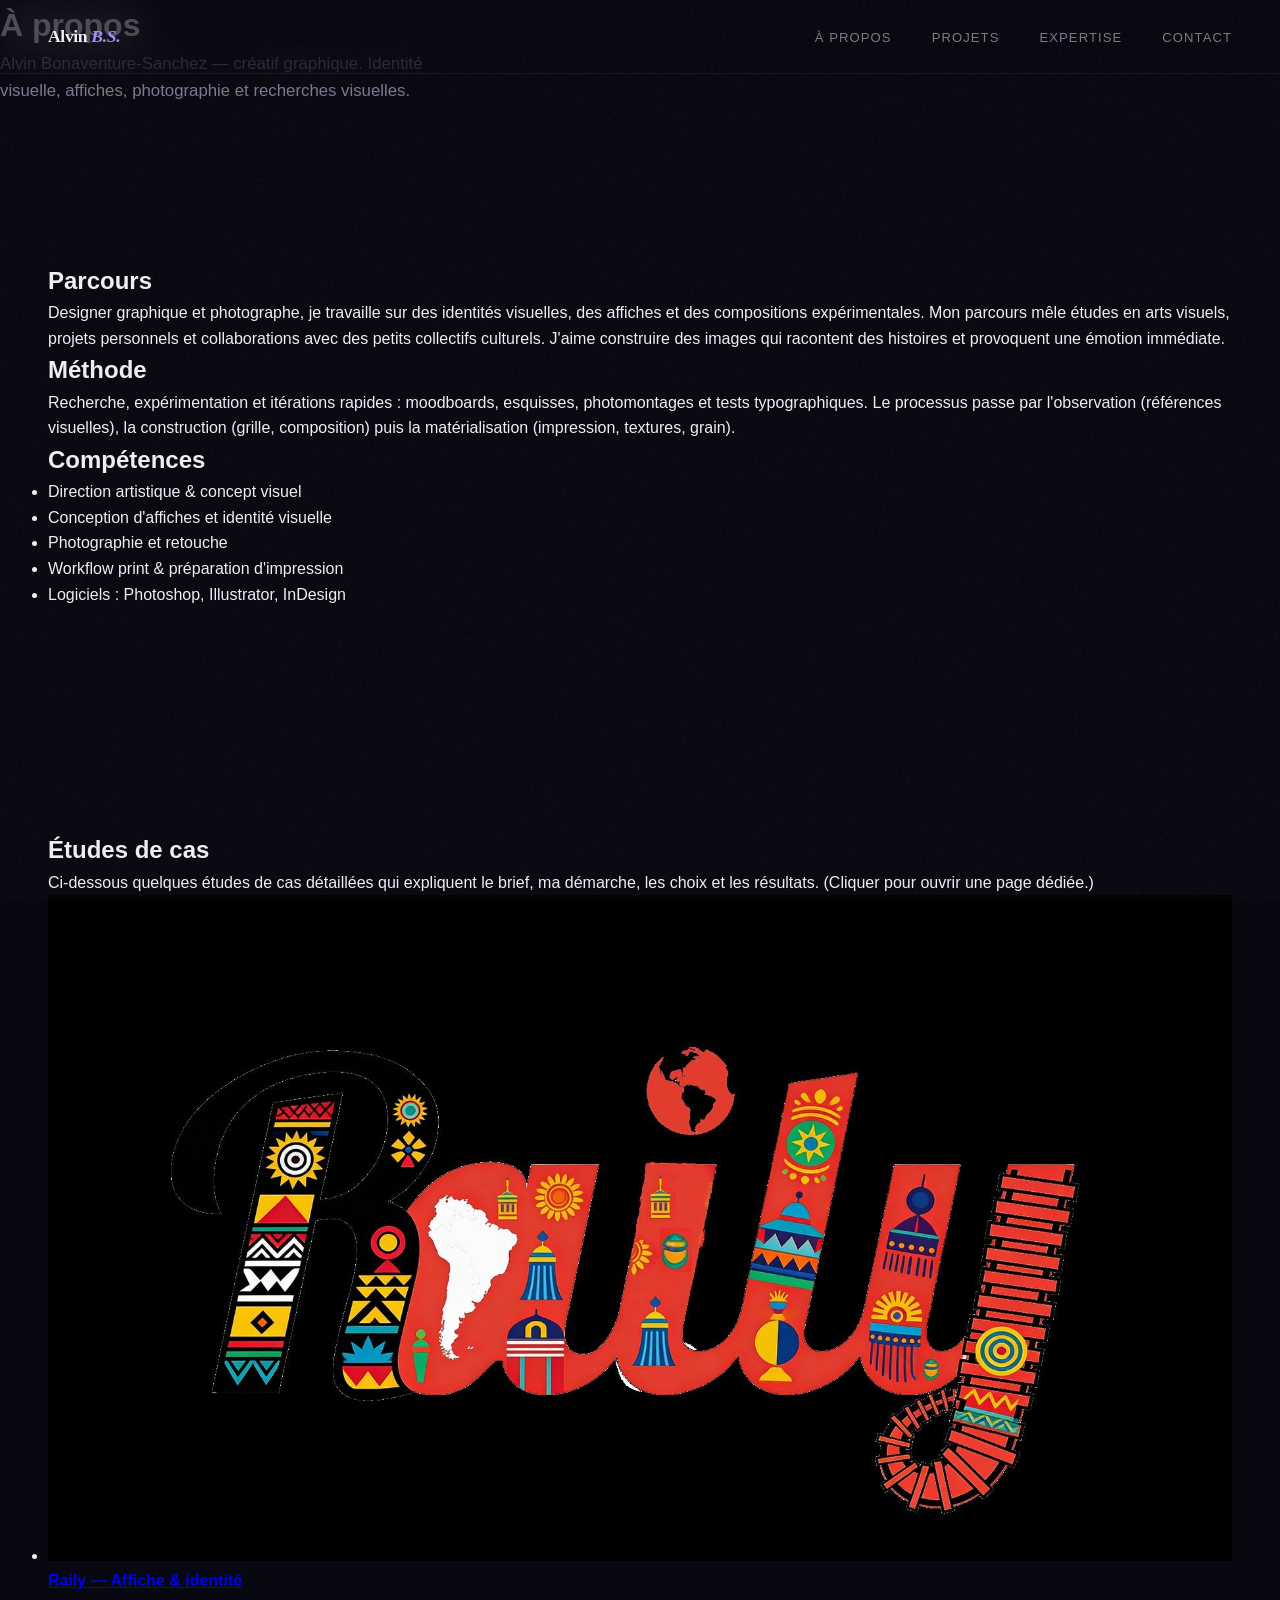
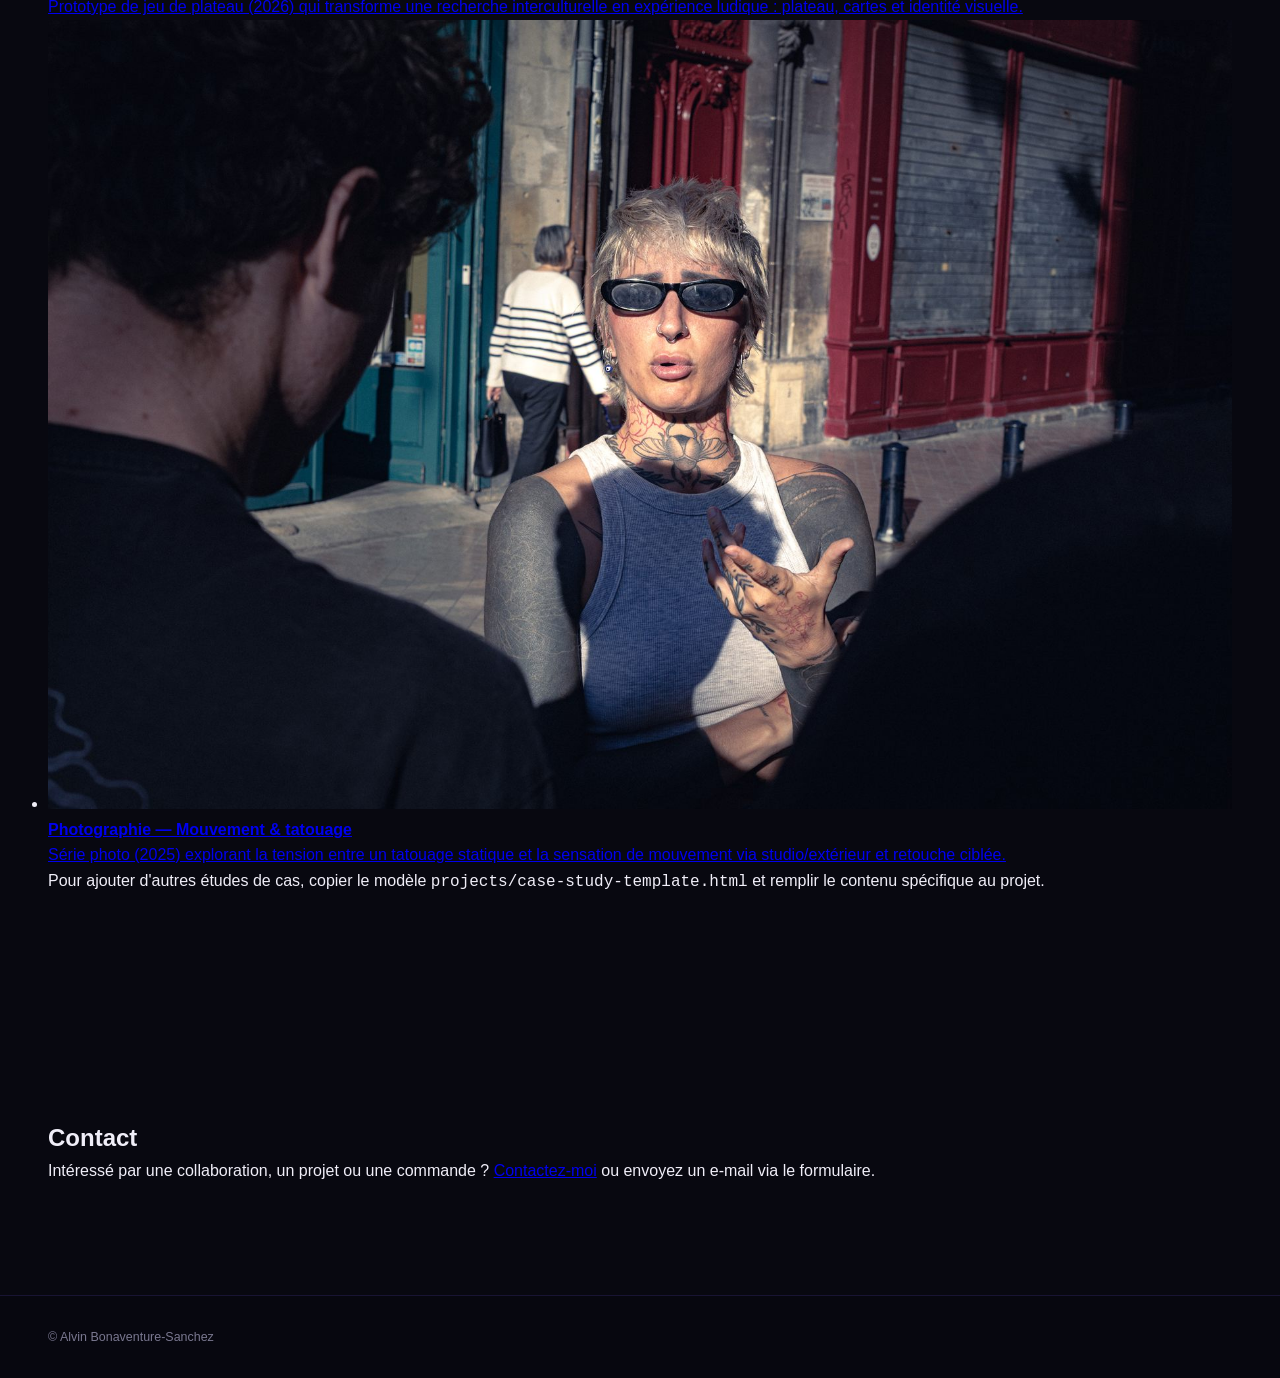
<file: about.html>
<!DOCTYPE html>
<html lang="fr">
<head>
  <meta charset="UTF-8" />
  <meta name="viewport" content="width=device-width, initial-scale=1.0" />
  <title>À propos — Alvin Bonaventure‑Sanchez</title>
  <meta name="description" content="À propos d'Alvin Bonaventure‑Sanchez — créatif graphique : parcours, méthode et études de cas." />
  <link rel="stylesheet" href="assets/css/alvin-portfolio.css" />
</head>
<body class="about-page">
  <nav>
    <a href="index.html" class="nav-logo">Alvin <span>B.S.</span></a>
    <ul>
      <li><a href="about.html">&Agrave; propos</a></li>
      <li><a href="index.html#projects">Projets</a></li>
      <li><a href="index.html#skills">Expertise</a></li>
      <li><a href="index.html#contact">Contact</a></li>
    </ul>
  </nav>

  <header id="about-hero" class="page-hero">
    <h1>À propos</h1>
    <p class="hero-sub">Alvin Bonaventure‑Sanchez — créatif graphique. Identité visuelle, affiches, photographie et recherches visuelles.</p>
  </header>

  <main class="container">
    <section class="bio">
      <h2>Parcours</h2>
      <p>Designer graphique et photographe, je travaille sur des identités visuelles, des affiches et des compositions expérimentales. Mon parcours mêle études en arts visuels, projets personnels et collaborations avec des petits collectifs culturels. J'aime construire des images qui racontent des histoires et provoquent une émotion immédiate.</p>

      <h2>Méthode</h2>
      <p>Recherche, expérimentation et itérations rapides : moodboards, esquisses, photomontages et tests typographiques. Le processus passe par l'observation (références visuelles), la construction (grille, composition) puis la matérialisation (impression, textures, grain).</p>

      <h2>Compétences</h2>
      <ul>
        <li>Direction artistique & concept visuel</li>
        <li>Conception d'affiches et identité visuelle</li>
        <li>Photographie et retouche</li>
        <li>Workflow print & préparation d'impression</li>
        <li>Logiciels : Photoshop, Illustrator, InDesign</li>
      </ul>
    </section>

    <section id="case-studies" class="case-studies">
      <h2>Études de cas</h2>
      <p>Ci‑dessous quelques études de cas détaillées qui expliquent le brief, ma démarche, les choix et les résultats. (Cliquer pour ouvrir une page dédiée.)</p>
      <ul class="case-list">
        <li class="case-item">
          <a class="case-link" href="projects/case-raily-summary.html">
            <img class="case-thumb" src="assets/images/projects/Des formats pour transmettre, expliquer et accompagner/Rails et savoirs/raily-project-logo.jpg" alt="Raily — logo" />
            <div class="case-meta">
              <strong>Raily — Affiche & identité</strong>
              <p>Prototype de jeu de plateau (2026) qui transforme une recherche interculturelle en expérience ludique : plateau, cartes et identité visuelle.</p>
            </div>
          </a>
        </li>

        <li class="case-item">
          <a class="case-link" href="projects/case-photo-tatouage-summary.html">
            <img class="case-thumb" src="assets/images/projects/Des formats pour transmettre, expliquer et accompagner/Projet photo tatoo/tattoo-street-framed-portrait.jpg" alt="Photographie — mouvement et tatouage" />
            <div class="case-meta">
              <strong>Photographie — Mouvement & tatouage</strong>
              <p>Série photo (2025) explorant la tension entre un tatouage statique et la sensation de mouvement via studio/extérieur et retouche ciblée.</p>
            </div>
          </a>
        </li>
      </ul>
      <p class="small">Pour ajouter d'autres études de cas, copier le modèle <code>projects/case-study-template.html</code> et remplir le contenu spécifique au projet.</p>
    </section>

    <section class="contact-cta">
      <h2>Contact</h2>
      <p>Intéressé par une collaboration, un projet ou une commande ? <a href="index.html#contact">Contactez‑moi</a> ou envoyez un e‑mail via le formulaire.</p>
    </section>
  </main>

  <footer>
    <p>&copy; Alvin Bonaventure‑Sanchez</p>
  </footer>
</body>
</html>
</file>
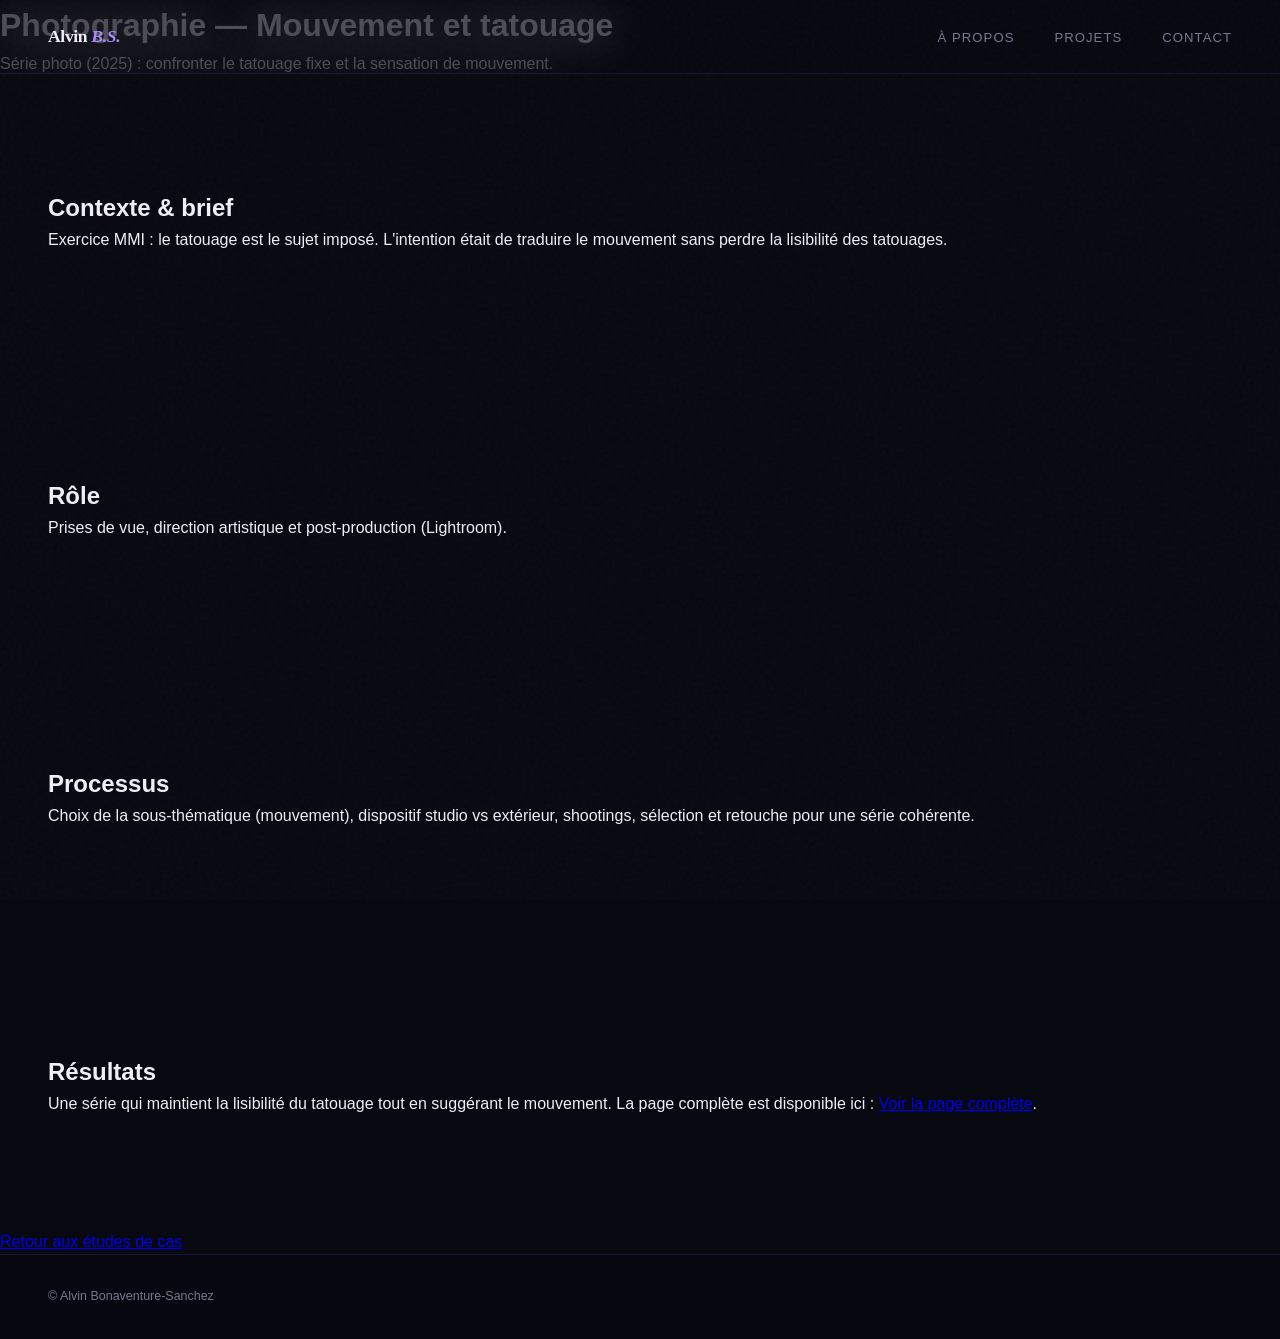
<file: projects/case-photo-tatouage-summary.html>
<!DOCTYPE html>
<html lang="fr">
<head>
  <meta charset="utf-8" />
  <meta name="viewport" content="width=device-width, initial-scale=1" />
  <title>Étude de cas — Photographie : Mouvement & Tatouage</title>
  <meta name="description" content="Résumé de l'étude de cas photo: intention, démarche et résultats." />
  <link rel="stylesheet" href="../assets/css/alvin-portfolio.css" />
</head>
<body class="case-study-page">
  <nav>
    <a href="../index.html" class="nav-logo">Alvin <span>B.S.</span></a>
    <ul>
      <li><a href="../about.html">&Agrave; propos</a></li>
      <li><a href="../index.html#projects">Projets</a></li>
      <li><a href="../index.html#contact">Contact</a></li>
    </ul>
  </nav>

  <main class="case-study">
    <header class="case-hero">
      <h1>Photographie — Mouvement et tatouage</h1>
      <p class="case-sub">Série photo (2025) : confronter le tatouage fixe et la sensation de mouvement.</p>
    </header>

    <section>
      <h2>Contexte & brief</h2>
      <p>Exercice MMI : le tatouage est le sujet imposé. L'intention était de traduire le mouvement sans perdre la lisibilité des tatouages.</p>
    </section>

    <section>
      <h2>Rôle</h2>
      <p>Prises de vue, direction artistique et post‑production (Lightroom).</p>
    </section>

    <section>
      <h2>Processus</h2>
      <p>Choix de la sous‑thématique (mouvement), dispositif studio vs extérieur, shootings, sélection et retouche pour une série cohérente.</p>
    </section>

    <section>
      <h2>Résultats</h2>
      <p>Une série qui maintient la lisibilité du tatouage tout en suggérant le mouvement. La page complète est disponible ici : <a href="projet-photo-tatouage.html">Voir la page complète</a>.</p>
    </section>

    <p><a href="../about.html#case-studies">Retour aux études de cas</a></p>
  </main>

  <footer>
    <p>&copy; Alvin Bonaventure‑Sanchez</p>
  </footer>
</body>
</html>
</file>
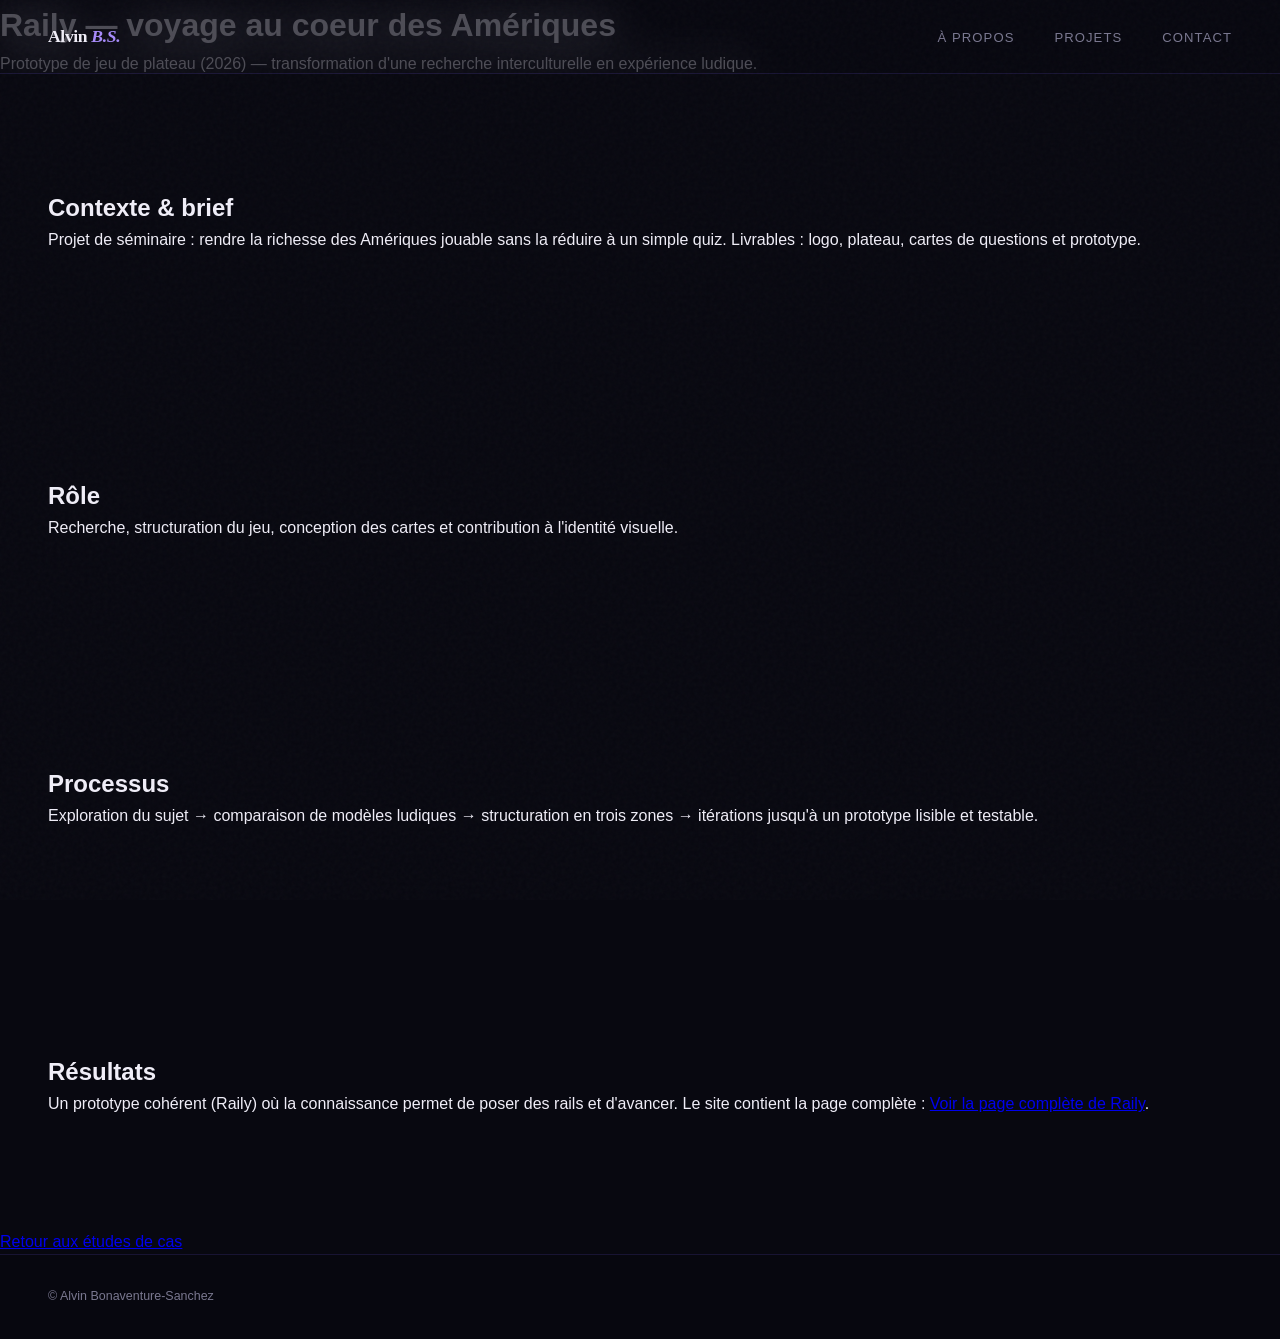
<file: projects/case-raily-summary.html>
<!DOCTYPE html>
<html lang="fr">
<head>
  <meta charset="utf-8" />
  <meta name="viewport" content="width=device-width, initial-scale=1" />
  <title>Étude de cas — Raily</title>
  <meta name="description" content="Résumé de l'étude de cas Raily : objectif, démarche et résultats." />
  <link rel="stylesheet" href="../assets/css/alvin-portfolio.css" />
</head>
<body class="case-study-page">
  <nav>
    <a href="../index.html" class="nav-logo">Alvin <span>B.S.</span></a>
    <ul>
      <li><a href="../about.html">&Agrave; propos</a></li>
      <li><a href="../index.html#projects">Projets</a></li>
      <li><a href="../index.html#contact">Contact</a></li>
    </ul>
  </nav>

  <main class="case-study">
    <header class="case-hero">
      <h1>Raily — voyage au coeur des Amériques</h1>
      <p class="case-sub">Prototype de jeu de plateau (2026) — transformation d'une recherche interculturelle en expérience ludique.</p>
    </header>

    <section>
      <h2>Contexte & brief</h2>
      <p>Projet de séminaire : rendre la richesse des Amériques jouable sans la réduire à un simple quiz. Livrables : logo, plateau, cartes de questions et prototype.</p>
    </section>

    <section>
      <h2>Rôle</h2>
      <p>Recherche, structuration du jeu, conception des cartes et contribution à l'identité visuelle.</p>
    </section>

    <section>
      <h2>Processus</h2>
      <p>Exploration du sujet → comparaison de modèles ludiques → structuration en trois zones → itérations jusqu'à un prototype lisible et testable.</p>
    </section>

    <section>
      <h2>Résultats</h2>
      <p>Un prototype cohérent (Raily) où la connaissance permet de poser des rails et d'avancer. Le site contient la page complète : <a href="rails-et-savoirs.html">Voir la page complète de Raily</a>.</p>
    </section>

    <p><a href="../about.html#case-studies">Retour aux études de cas</a></p>
  </main>

  <footer>
    <p>&copy; Alvin Bonaventure‑Sanchez</p>
  </footer>
</body>
</html>
</file>
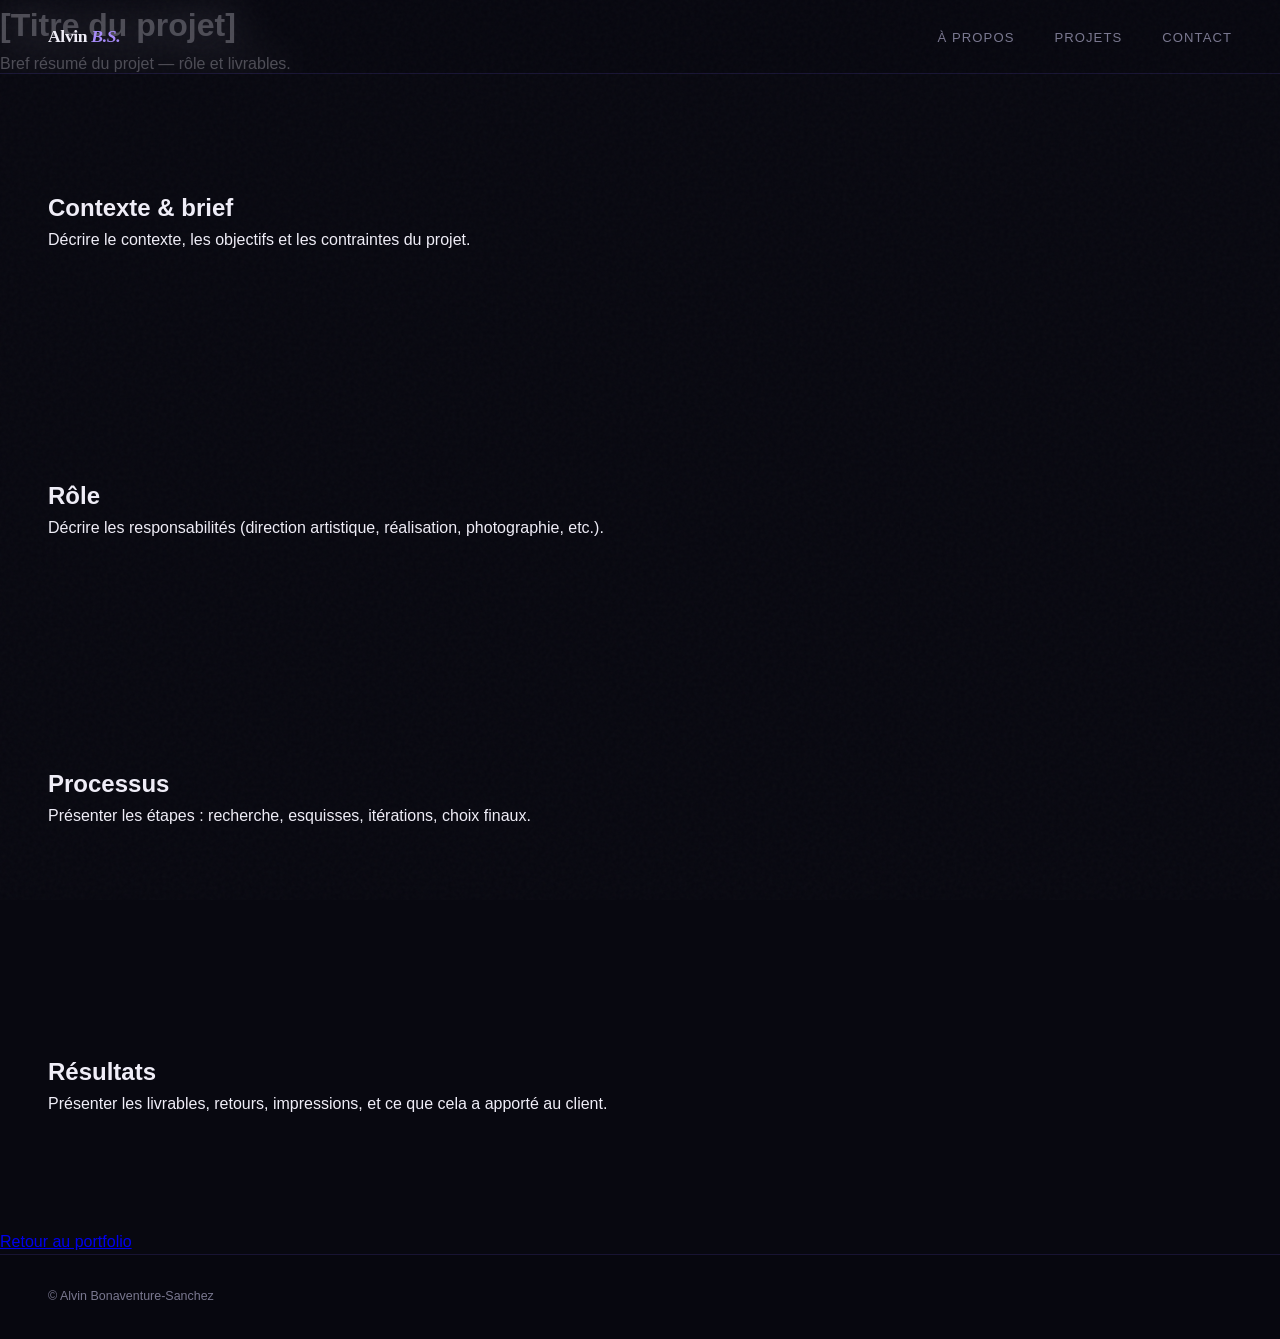
<file: projects/case-study-template.html>
<!DOCTYPE html>
<html lang="fr">
<head>
  <meta charset="utf-8" />
  <meta name="viewport" content="width=device-width, initial-scale=1" />
  <title>Étude de cas — [Nom du projet]</title>
  <meta name="description" content="Étude de cas : [Nom du projet] — défi, rôle, processus et résultats." />
  <link rel="stylesheet" href="../assets/css/alvin-portfolio.css" />
</head>
<body class="case-study-page">
  <nav>
    <a href="../index.html" class="nav-logo">Alvin <span>B.S.</span></a>
    <ul>
      <li><a href="../about.html">&Agrave; propos</a></li>
      <li><a href="../index.html#projects">Projets</a></li>
      <li><a href="../index.html#contact">Contact</a></li>
    </ul>
  </nav>

  <main class="case-study">
    <header class="case-hero">
      <h1>[Titre du projet]</h1>
      <p class="case-sub">Bref résumé du projet — rôle et livrables.</p>
    </header>

    <section>
      <h2>Contexte & brief</h2>
      <p>Décrire le contexte, les objectifs et les contraintes du projet.</p>
    </section>

    <section>
      <h2>Rôle</h2>
      <p>Décrire les responsabilités (direction artistique, réalisation, photographie, etc.).</p>
    </section>

    <section>
      <h2>Processus</h2>
      <p>Présenter les étapes : recherche, esquisses, itérations, choix finaux.</p>
    </section>

    <section>
      <h2>Résultats</h2>
      <p>Présenter les livrables, retours, impressions, et ce que cela a apporté au client.</p>
      <div class="case-images">
        <!-- Insérer des images : <img src="../assets/images/projects/..." alt="..."> -->
      </div>
    </section>

    <p><a href="../index.html">Retour au portfolio</a></p>
  </main>

  <footer>
    <p>&copy; Alvin Bonaventure‑Sanchez</p>
  </footer>
</body>
</html>
</file>
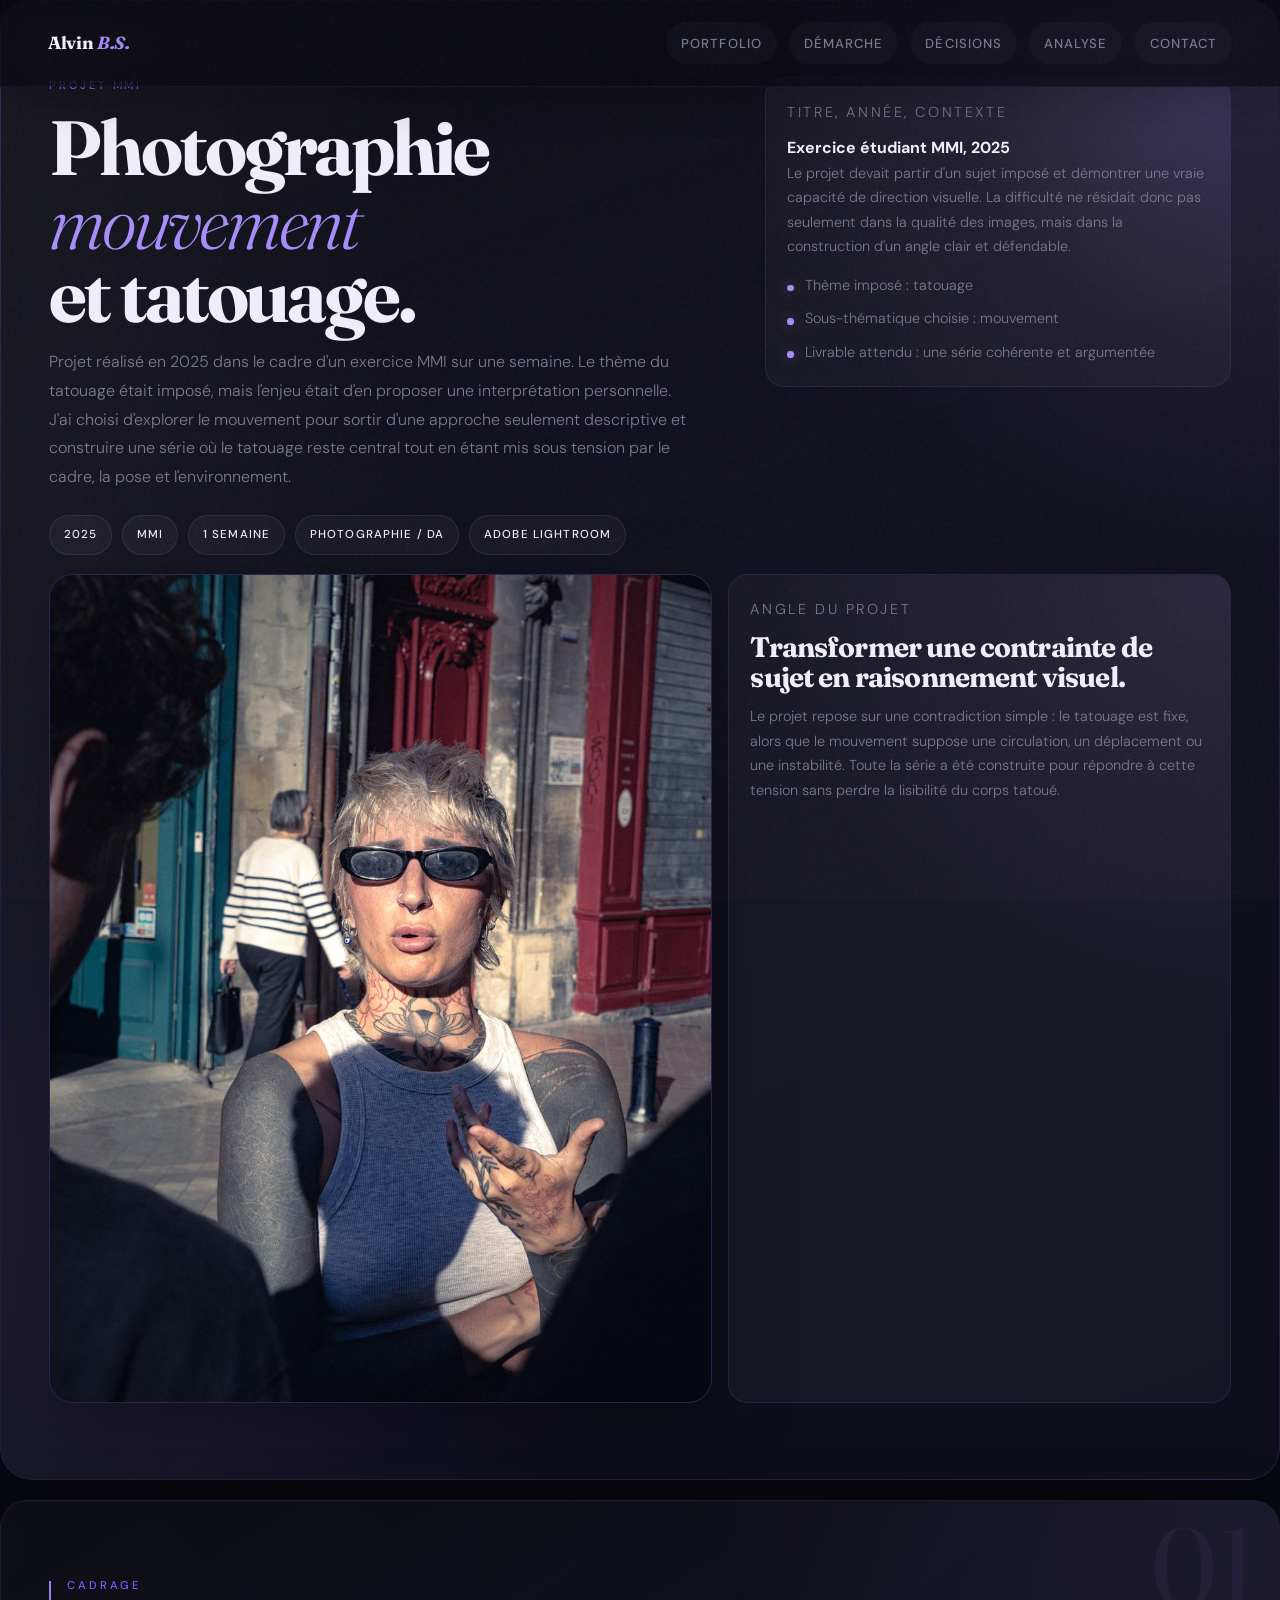
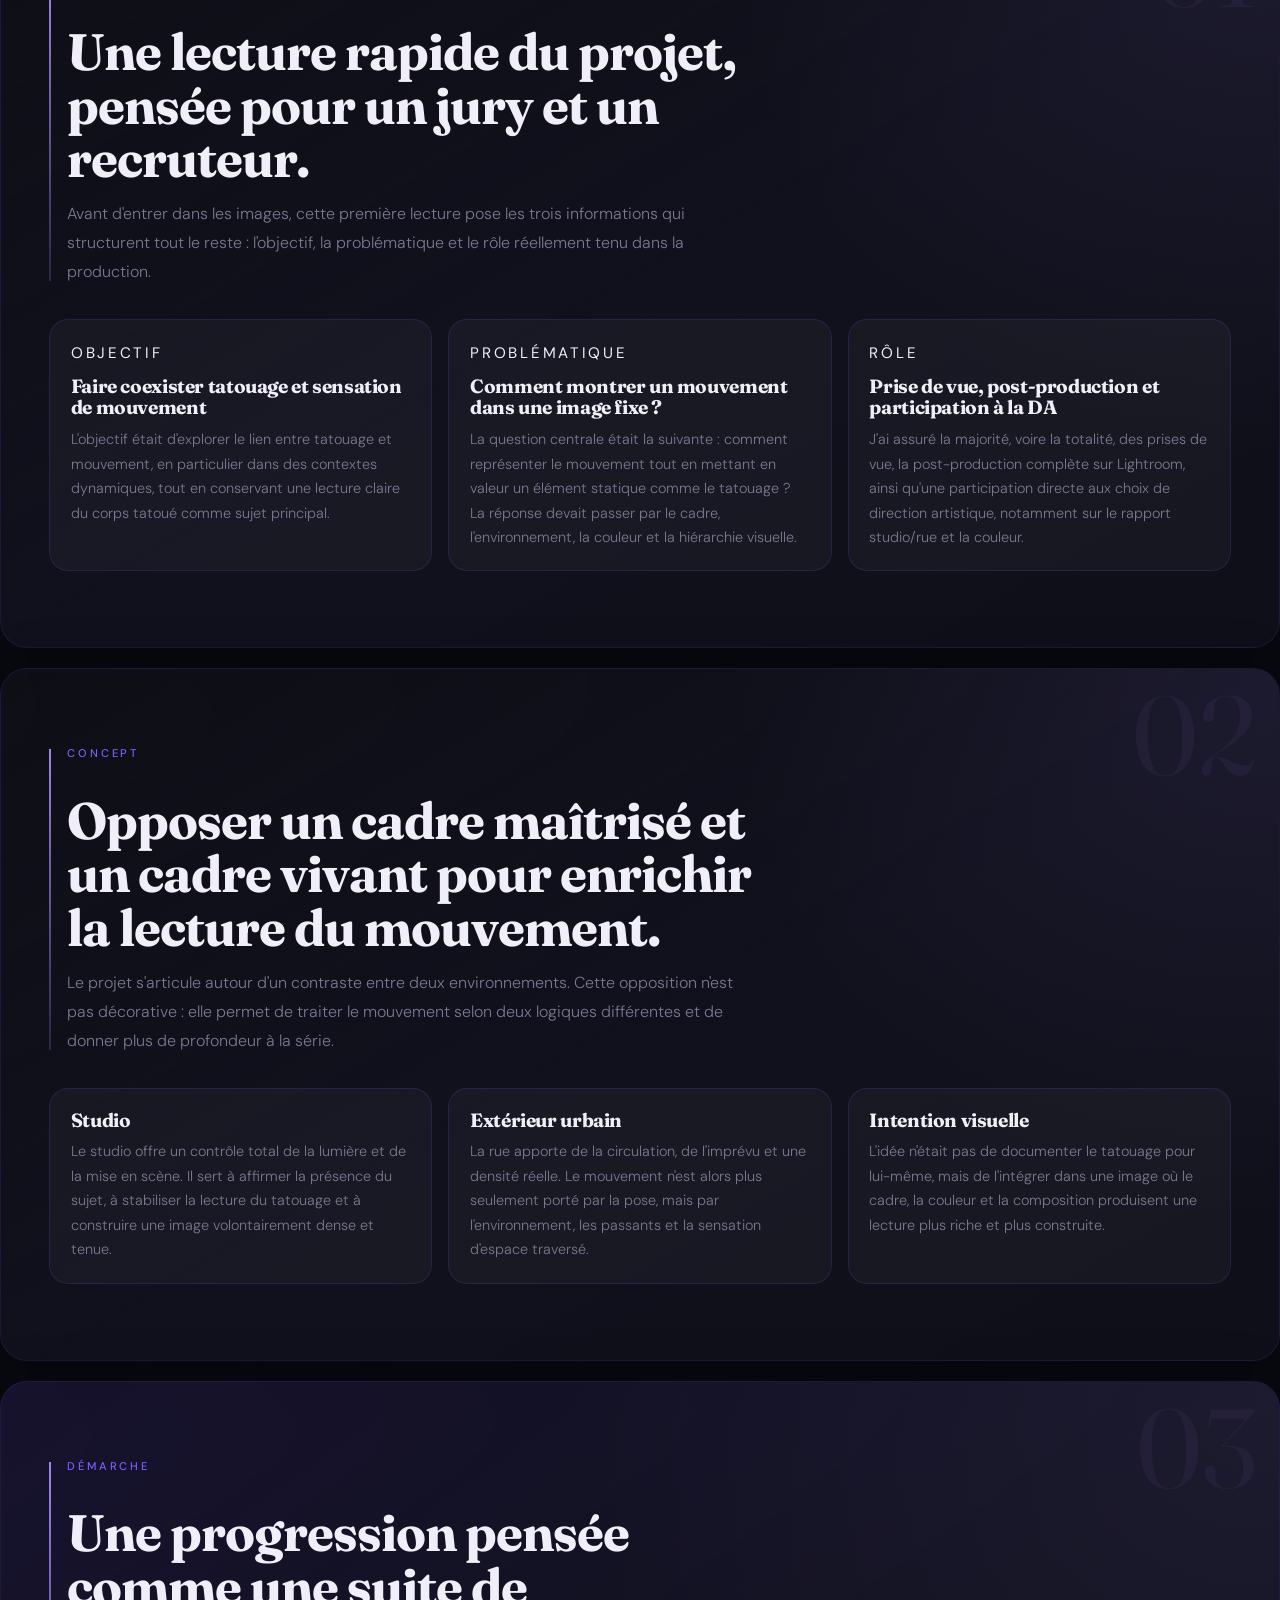
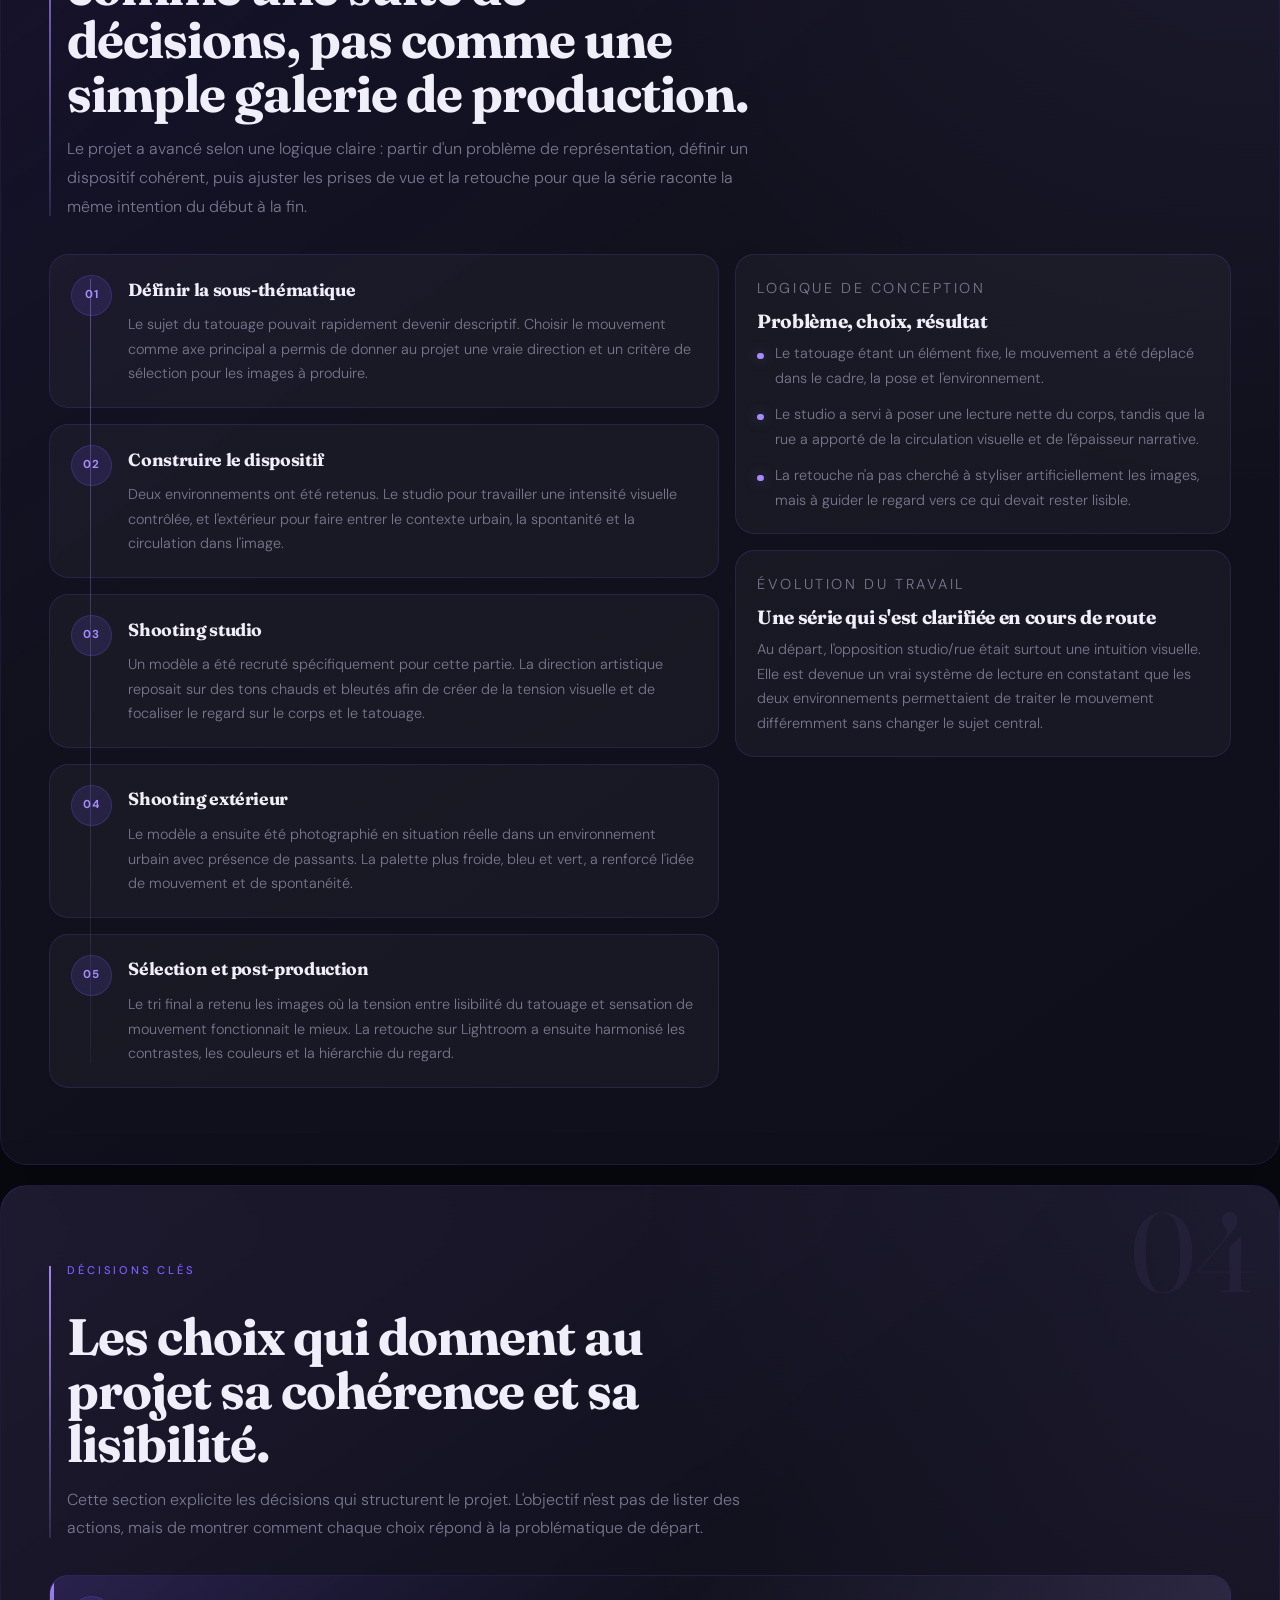
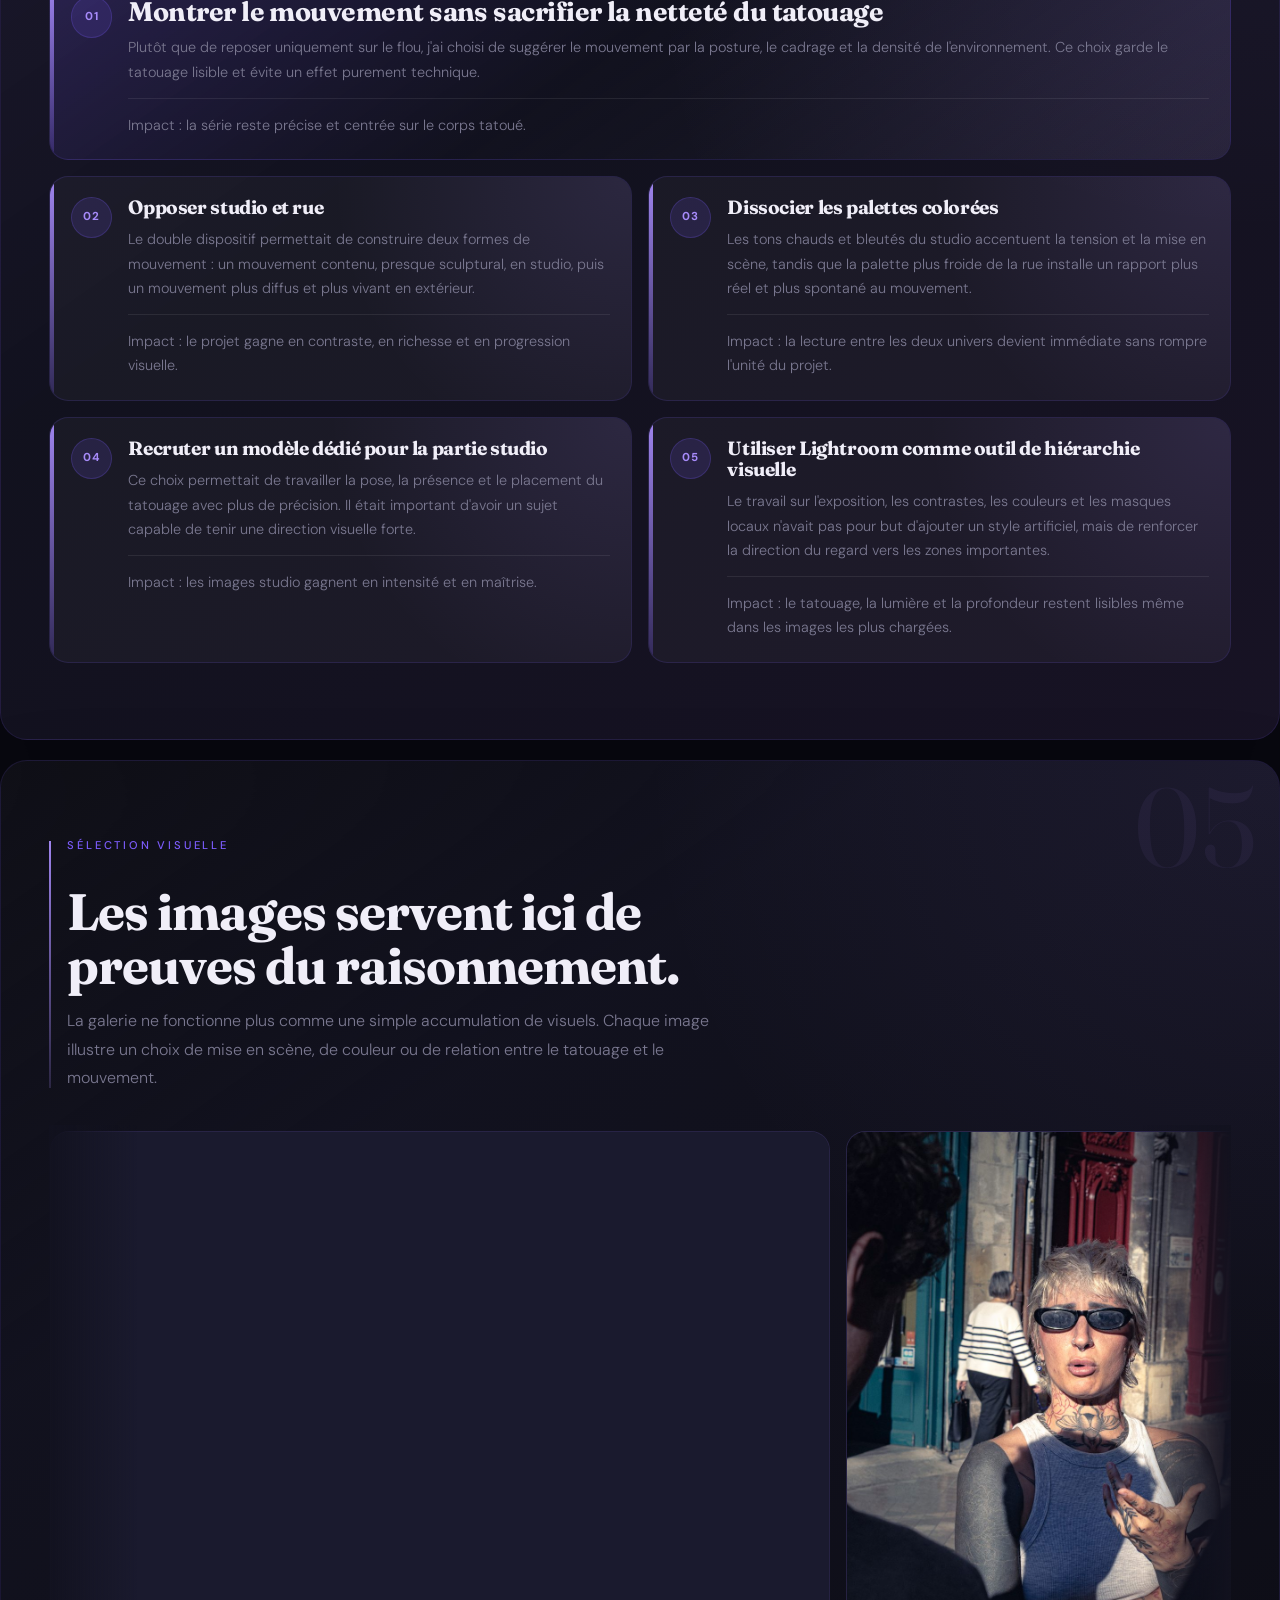
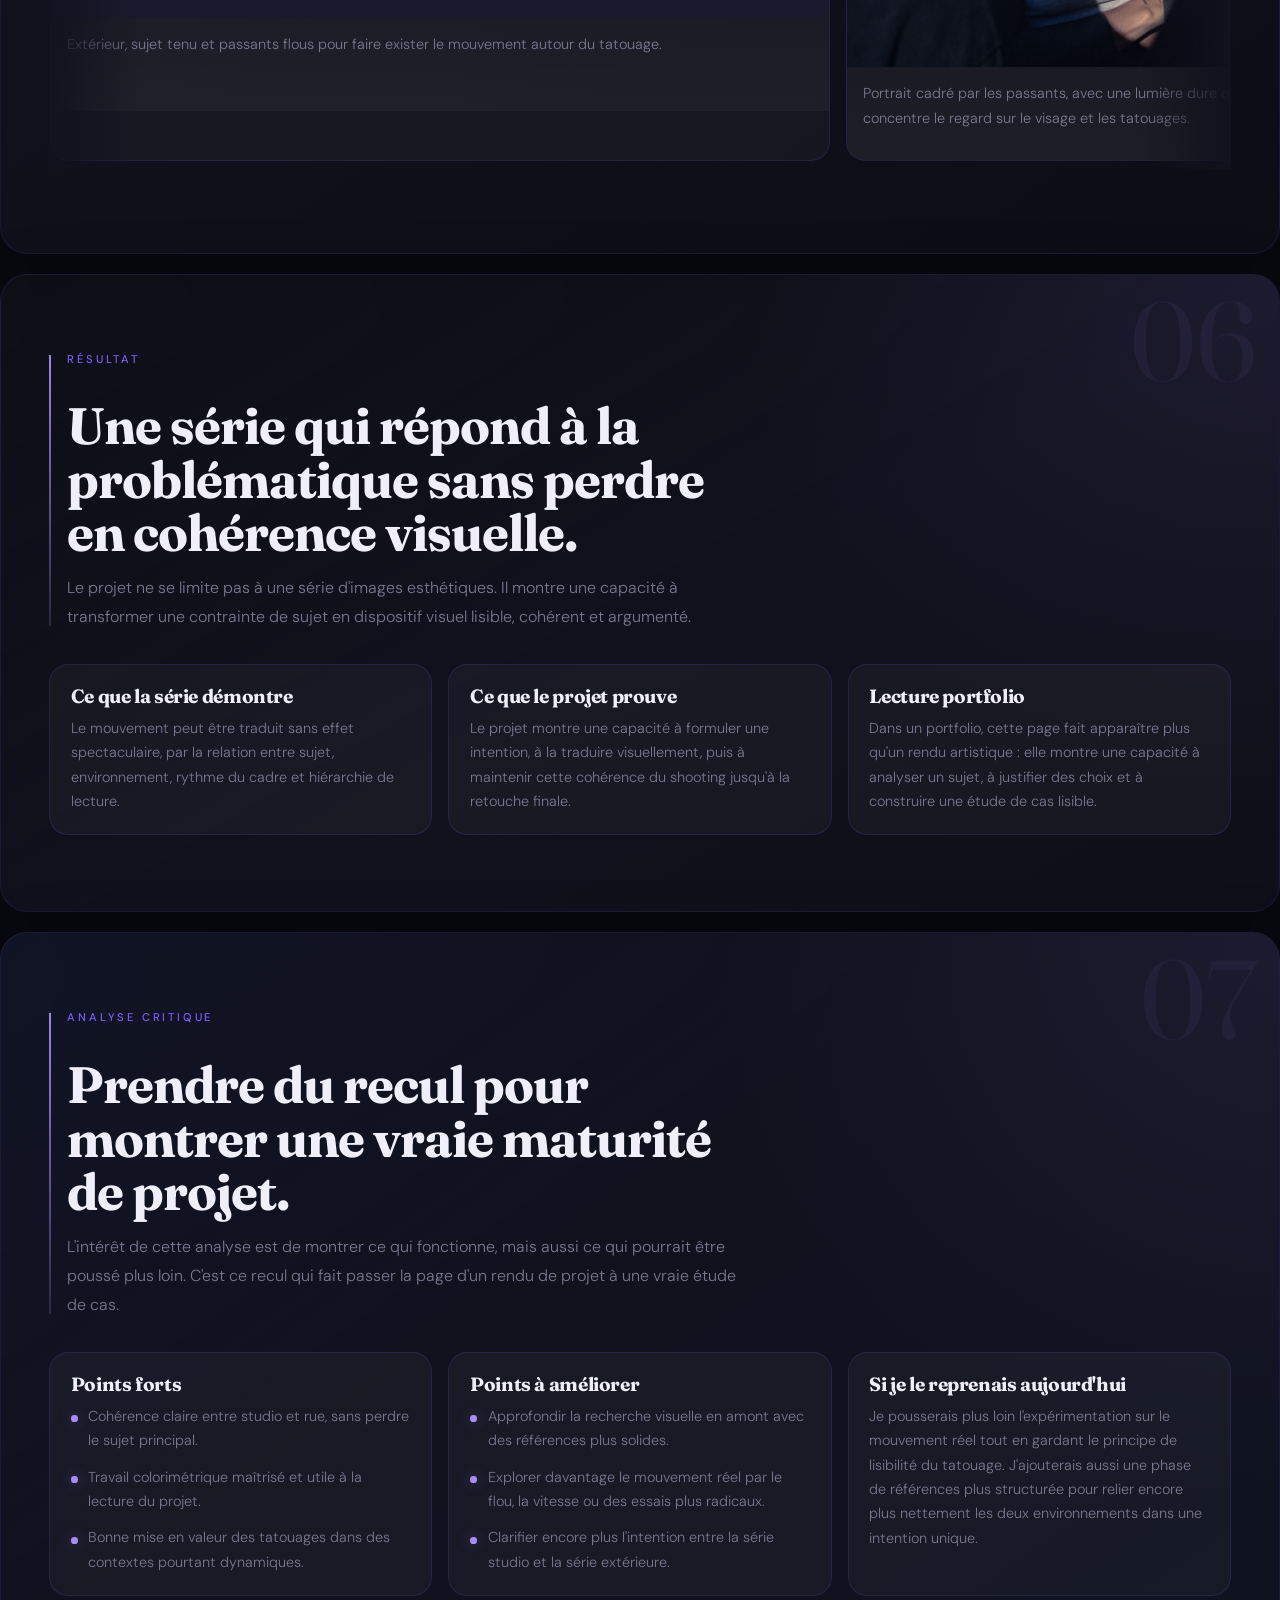
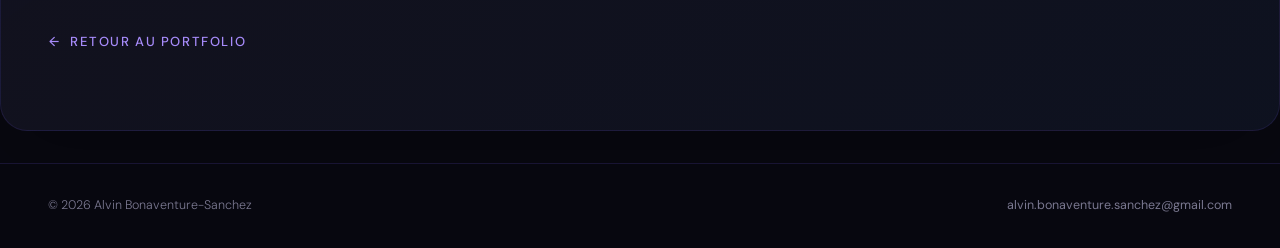
<file: projects/projet-photo-tatouage.html>
<!DOCTYPE html>
<html lang="fr">
<head>
  <meta charset="UTF-8" />
  <meta name="viewport" content="width=device-width, initial-scale=1.0" />
  <title>Photographie - Mouvement et tatouage | Alvin Bonaventure-Sanchez</title>
  <meta name="description" content="&Eacute;tude de cas photographie autour du mouvement et du tatouage : intention, direction visuelle, prises de vue, retouche et analyse critique." />
  <meta property="og:title" content="Mouvement et tatouage - Alvin Bonaventure-Sanchez" />
  <meta property="og:description" content="Une &eacute;tude de cas photo sur la mani&egrave;re de traduire le mouvement dans une image fixe tout en gardant le tatouage lisible." />
  <meta property="og:type" content="article" />
  <meta property="og:image" content="../assets/images/og-cover.jpg" />
  <meta name="twitter:card" content="summary_large_image" />
  <meta name="twitter:title" content="Mouvement et tatouage - Alvin Bonaventure-Sanchez" />
  <meta name="twitter:description" content="Une &eacute;tude de cas photo sur mouvement, tatouage, cadre et direction visuelle." />
  <meta name="twitter:image" content="../assets/images/og-cover.jpg" />
  <link rel="preconnect" href="https://fonts.googleapis.com" />
  <link rel="preconnect" href="https://fonts.gstatic.com" crossorigin />
  <link href="https://fonts.googleapis.com/css2?family=Fraunces:ital,opsz,wght@0,9..144,300;0,9..144,700;0,9..144,900;1,9..144,300;1,9..144,700&family=DM+Sans:wght@300;400;500&display=swap" rel="stylesheet" />
  <link rel="icon" href="../assets/images/icone/favicon.svg" type="image/svg+xml" />
  <link rel="stylesheet" href="../assets/css/alvin-portfolio.css" />
</head>
<body class="project-detail-page">
  <nav class="project-page-topbar">
    <a href="../index.html#hero" class="nav-logo">Alvin <span>B.S.</span></a>
    <ul>
      <li><a href="../index.html#projects">Portfolio</a></li>
      <li><a href="#project-process">D&eacute;marche</a></li>
      <li><a href="#project-decisions">D&eacute;cisions</a></li>
      <li><a href="#project-analysis">Analyse</a></li>
      <li><a href="../index.html#contact">Contact</a></li>
    </ul>
  </nav>

  <main class="detail-shell detail-shell--case-study">
    <section class="detail-hero detail-hero--case-study">
      <div class="detail-hero-layout">
        <div class="detail-hero-copy reveal">
          <p class="section-label">Projet MMI</p>
          <h1>Photographie<br /><em>mouvement</em><br />et tatouage.</h1>
          <p class="detail-lead">Projet r&eacute;alis&eacute; en 2025 dans le cadre d'un exercice MMI sur une semaine. Le th&egrave;me du tatouage &eacute;tait impos&eacute;, mais l'enjeu &eacute;tait d'en proposer une interpr&eacute;tation personnelle. J'ai choisi d'explorer le mouvement pour sortir d'une approche seulement descriptive et construire une s&eacute;rie o&ugrave; le tatouage reste central tout en &eacute;tant mis sous tension par le cadre, la pose et l'environnement.</p>

          <div class="detail-chip-list">
            <span class="detail-chip">2025</span>
            <span class="detail-chip">MMI</span>
            <span class="detail-chip">1 semaine</span>
            <span class="detail-chip">Photographie / DA</span>
            <span class="detail-chip">Adobe Lightroom</span>
          </div>
        </div>

        <aside class="detail-hero-aside reveal">
          <p class="detail-card-label">Titre, ann&eacute;e, contexte</p>
          <strong>Exercice &eacute;tudiant MMI, 2025</strong>
          <p>Le projet devait partir d'un sujet impos&eacute; et d&eacute;montrer une vraie capacit&eacute; de direction visuelle. La difficult&eacute; ne r&eacute;sidait donc pas seulement dans la qualit&eacute; des images, mais dans la construction d'un angle clair et d&eacute;fendable.</p>
          <ul class="detail-list detail-list-compact">
            <li>Th&egrave;me impos&eacute; : tatouage</li>
            <li>Sous-th&eacute;matique choisie : mouvement</li>
            <li>Livrable attendu : une s&eacute;rie coh&eacute;rente et argument&eacute;e</li>
          </ul>
        </aside>
      </div>

      <div class="detail-hero-grid detail-hero-grid--featured">
        <div class="detail-hero-visual reveal">
          <img src="../assets/images/projects/Des formats pour transmettre, expliquer et accompagner/Projet photo tatoo/tattoo-street-framed-portrait.jpg" alt="Portrait tatou&eacute; cadr&eacute; dans la rue" loading="eager" />
        </div>

        <article class="detail-hero-note reveal">
          <p class="detail-card-label">Angle du projet</p>
          <h2 class="detail-hero-note-title">Transformer une contrainte de sujet en raisonnement visuel.</h2>
          <p>Le projet repose sur une contradiction simple : le tatouage est fixe, alors que le mouvement suppose une circulation, un d&eacute;placement ou une instabilit&eacute;. Toute la s&eacute;rie a &eacute;t&eacute; construite pour r&eacute;pondre &agrave; cette tension sans perdre la lisibilit&eacute; du corps tatou&eacute;.</p>
        </article>
      </div>
    </section>

    <section class="detail-section detail-section--framing" id="project-framing" data-section-number="01">
      <div class="detail-section-heading reveal">
        <p class="section-label">Cadrage</p>
        <h2 class="section-title">Une lecture rapide du projet, pens&eacute;e pour un jury et un recruteur.</h2>
        <p class="detail-lead">Avant d'entrer dans les images, cette premi&egrave;re lecture pose les trois informations qui structurent tout le reste : l'objectif, la probl&eacute;matique et le r&ocirc;le r&eacute;ellement tenu dans la production.</p>
      </div>

      <div class="detail-meta detail-meta--framing reveal">
        <article class="detail-card">
          <span class="detail-card-label">Objectif</span>
          <strong>Faire coexister tatouage et sensation de mouvement</strong>
          <p>L'objectif &eacute;tait d'explorer le lien entre tatouage et mouvement, en particulier dans des contextes dynamiques, tout en conservant une lecture claire du corps tatou&eacute; comme sujet principal.</p>
        </article>

        <article class="detail-card">
          <span class="detail-card-label">Probl&eacute;matique</span>
          <strong>Comment montrer un mouvement dans une image fixe&nbsp;?</strong>
          <p>La question centrale &eacute;tait la suivante : comment repr&eacute;senter le mouvement tout en mettant en valeur un &eacute;l&eacute;ment statique comme le tatouage&nbsp;? La r&eacute;ponse devait passer par le cadre, l'environnement, la couleur et la hi&eacute;rarchie visuelle.</p>
        </article>

        <article class="detail-card">
          <span class="detail-card-label">R&ocirc;le</span>
          <strong>Prise de vue, post-production et participation &agrave; la DA</strong>
          <p>J'ai assur&eacute; la majorit&eacute;, voire la totalit&eacute;, des prises de vue, la post-production compl&egrave;te sur Lightroom, ainsi qu'une participation directe aux choix de direction artistique, notamment sur le rapport studio/rue et la couleur.</p>
        </article>
      </div>
    </section>

    <section class="detail-section detail-section--concept" id="project-intentions" data-section-number="02">
      <div class="detail-section-heading reveal">
        <p class="section-label">Concept</p>
        <h2 class="section-title">Opposer un cadre ma&icirc;tris&eacute; et un cadre vivant pour enrichir la lecture du mouvement.</h2>
        <p class="detail-lead">Le projet s'articule autour d'un contraste entre deux environnements. Cette opposition n'est pas d&eacute;corative : elle permet de traiter le mouvement selon deux logiques diff&eacute;rentes et de donner plus de profondeur &agrave; la s&eacute;rie.</p>
      </div>

      <div class="detail-grid">
        <article class="detail-panel reveal">
          <h3>Studio</h3>
          <p>Le studio offre un contr&ocirc;le total de la lumi&egrave;re et de la mise en sc&egrave;ne. Il sert &agrave; affirmer la pr&eacute;sence du sujet, &agrave; stabiliser la lecture du tatouage et &agrave; construire une image volontairement dense et tenue.</p>
        </article>

        <article class="detail-panel reveal">
          <h3>Ext&eacute;rieur urbain</h3>
          <p>La rue apporte de la circulation, de l'impr&eacute;vu et une densit&eacute; r&eacute;elle. Le mouvement n'est alors plus seulement port&eacute; par la pose, mais par l'environnement, les passants et la sensation d'espace travers&eacute;.</p>
        </article>

        <article class="detail-panel reveal">
          <h3>Intention visuelle</h3>
          <p>L'id&eacute;e n'&eacute;tait pas de documenter le tatouage pour lui-m&ecirc;me, mais de l'int&eacute;grer dans une image o&ugrave; le cadre, la couleur et la composition produisent une lecture plus riche et plus construite.</p>
        </article>
      </div>
    </section>

    <section class="detail-section detail-section--process" id="project-process" data-section-number="03">
      <div class="detail-section-heading reveal">
        <p class="section-label">D&eacute;marche</p>
        <h2 class="section-title">Une progression pens&eacute;e comme une suite de d&eacute;cisions, pas comme une simple galerie de production.</h2>
        <p class="detail-lead">Le projet a avanc&eacute; selon une logique claire : partir d'un probl&egrave;me de repr&eacute;sentation, d&eacute;finir un dispositif coh&eacute;rent, puis ajuster les prises de vue et la retouche pour que la s&eacute;rie raconte la m&ecirc;me intention du d&eacute;but &agrave; la fin.</p>
      </div>

      <div class="detail-process-layout">
        <div class="detail-steps detail-steps--timeline">
          <article class="detail-step reveal">
            <span>01</span>
            <h3>D&eacute;finir la sous-th&eacute;matique</h3>
            <p>Le sujet du tatouage pouvait rapidement devenir descriptif. Choisir le mouvement comme axe principal a permis de donner au projet une vraie direction et un crit&egrave;re de s&eacute;lection pour les images &agrave; produire.</p>
          </article>

          <article class="detail-step reveal">
            <span>02</span>
            <h3>Construire le dispositif</h3>
            <p>Deux environnements ont &eacute;t&eacute; retenus. Le studio pour travailler une intensit&eacute; visuelle contr&ocirc;l&eacute;e, et l'ext&eacute;rieur pour faire entrer le contexte urbain, la spontanit&eacute; et la circulation dans l'image.</p>
          </article>

          <article class="detail-step reveal">
            <span>03</span>
            <h3>Shooting studio</h3>
            <p>Un mod&egrave;le a &eacute;t&eacute; recrut&eacute; sp&eacute;cifiquement pour cette partie. La direction artistique reposait sur des tons chauds et bleut&eacute;s afin de cr&eacute;er de la tension visuelle et de focaliser le regard sur le corps et le tatouage.</p>
          </article>

          <article class="detail-step reveal">
            <span>04</span>
            <h3>Shooting ext&eacute;rieur</h3>
            <p>Le mod&egrave;le a ensuite &eacute;t&eacute; photographi&eacute; en situation r&eacute;elle dans un environnement urbain avec pr&eacute;sence de passants. La palette plus froide, bleu et vert, a renforc&eacute; l'id&eacute;e de mouvement et de spontan&eacute;it&eacute;.</p>
          </article>

          <article class="detail-step reveal">
            <span>05</span>
            <h3>S&eacute;lection et post-production</h3>
            <p>Le tri final a retenu les images o&ugrave; la tension entre lisibilit&eacute; du tatouage et sensation de mouvement fonctionnait le mieux. La retouche sur Lightroom a ensuite harmonis&eacute; les contrastes, les couleurs et la hi&eacute;rarchie du regard.</p>
          </article>
        </div>

        <div class="detail-process-sidebar">
          <article class="detail-panel reveal">
            <p class="detail-card-label">Logique de conception</p>
            <h3>Probl&egrave;me, choix, r&eacute;sultat</h3>
            <ul class="detail-list">
              <li>Le tatouage &eacute;tant un &eacute;l&eacute;ment fixe, le mouvement a &eacute;t&eacute; d&eacute;plac&eacute; dans le cadre, la pose et l'environnement.</li>
              <li>Le studio a servi &agrave; poser une lecture nette du corps, tandis que la rue a apport&eacute; de la circulation visuelle et de l'&eacute;paisseur narrative.</li>
              <li>La retouche n'a pas cherch&eacute; &agrave; styliser artificiellement les images, mais &agrave; guider le regard vers ce qui devait rester lisible.</li>
            </ul>
          </article>

          <article class="detail-panel reveal">
            <p class="detail-card-label">&Eacute;volution du travail</p>
            <h3>Une s&eacute;rie qui s'est clarifi&eacute;e en cours de route</h3>
            <p>Au d&eacute;part, l'opposition studio/rue &eacute;tait surtout une intuition visuelle. Elle est devenue un vrai syst&egrave;me de lecture en constatant que les deux environnements permettaient de traiter le mouvement diff&eacute;remment sans changer le sujet central.</p>
          </article>
        </div>
      </div>
    </section>

    <section class="detail-section detail-section--decisions" id="project-decisions" data-section-number="04">
      <div class="detail-section-heading reveal">
        <p class="section-label">D&eacute;cisions cl&eacute;s</p>
        <h2 class="section-title">Les choix qui donnent au projet sa coh&eacute;rence et sa lisibilit&eacute;.</h2>
        <p class="detail-lead">Cette section explicite les d&eacute;cisions qui structurent le projet. L'objectif n'est pas de lister des actions, mais de montrer comment chaque choix r&eacute;pond &agrave; la probl&eacute;matique de d&eacute;part.</p>
      </div>

      <div class="detail-decision-grid">
        <article class="detail-decision-card reveal">
          <span>01</span>
          <h3>Montrer le mouvement sans sacrifier la nettet&eacute; du tatouage</h3>
          <p>Plut&ocirc;t que de reposer uniquement sur le flou, j'ai choisi de sugg&eacute;rer le mouvement par la posture, le cadrage et la densit&eacute; de l'environnement. Ce choix garde le tatouage lisible et &eacute;vite un effet purement technique.</p>
          <p class="detail-decision-impact">Impact : la s&eacute;rie reste pr&eacute;cise et centr&eacute;e sur le corps tatou&eacute;.</p>
        </article>

        <article class="detail-decision-card reveal">
          <span>02</span>
          <h3>Opposer studio et rue</h3>
          <p>Le double dispositif permettait de construire deux formes de mouvement : un mouvement contenu, presque sculptural, en studio, puis un mouvement plus diffus et plus vivant en ext&eacute;rieur.</p>
          <p class="detail-decision-impact">Impact : le projet gagne en contraste, en richesse et en progression visuelle.</p>
        </article>

        <article class="detail-decision-card reveal">
          <span>03</span>
          <h3>Dissocier les palettes color&eacute;es</h3>
          <p>Les tons chauds et bleut&eacute;s du studio accentuent la tension et la mise en sc&egrave;ne, tandis que la palette plus froide de la rue installe un rapport plus r&eacute;el et plus spontan&eacute; au mouvement.</p>
          <p class="detail-decision-impact">Impact : la lecture entre les deux univers devient imm&eacute;diate sans rompre l'unit&eacute; du projet.</p>
        </article>

        <article class="detail-decision-card reveal">
          <span>04</span>
          <h3>Recruter un mod&egrave;le d&eacute;di&eacute; pour la partie studio</h3>
          <p>Ce choix permettait de travailler la pose, la pr&eacute;sence et le placement du tatouage avec plus de pr&eacute;cision. Il &eacute;tait important d'avoir un sujet capable de tenir une direction visuelle forte.</p>
          <p class="detail-decision-impact">Impact : les images studio gagnent en intensit&eacute; et en ma&icirc;trise.</p>
        </article>

        <article class="detail-decision-card reveal">
          <span>05</span>
          <h3>Utiliser Lightroom comme outil de hi&eacute;rarchie visuelle</h3>
          <p>Le travail sur l'exposition, les contrastes, les couleurs et les masques locaux n'avait pas pour but d'ajouter un style artificiel, mais de renforcer la direction du regard vers les zones importantes.</p>
          <p class="detail-decision-impact">Impact : le tatouage, la lumi&egrave;re et la profondeur restent lisibles m&ecirc;me dans les images les plus charg&eacute;es.</p>
        </article>
      </div>
    </section>

    <section class="detail-section detail-section--gallery" id="project-gallery" data-section-number="05">
      <div class="detail-section-heading reveal">
        <p class="section-label">S&eacute;lection visuelle</p>
        <h2 class="section-title">Les images servent ici de preuves du raisonnement.</h2>
        <p class="detail-lead">La galerie ne fonctionne plus comme une simple accumulation de visuels. Chaque image illustre un choix de mise en sc&egrave;ne, de couleur ou de relation entre le tatouage et le mouvement.</p>
      </div>

      <div class="detail-gallery-shell">
        <div class="detail-gallery">
          <figure class="detail-gallery-item detail-gallery-item--featured reveal">
          <img src="../assets/images/projects/Des formats pour transmettre, expliquer et accompagner/Projet photo tatoo/teal-storefront-motion-portrait.jpg" alt="Portrait tatou&eacute; devant une vitrine turquoise" loading="lazy" />
          <figcaption>Ext&eacute;rieur, sujet tenu et passants flous pour faire exister le mouvement autour du tatouage.</figcaption>
          </figure>

          <figure class="detail-gallery-item reveal">
          <img src="../assets/images/projects/Des formats pour transmettre, expliquer et accompagner/Projet photo tatoo/tattoo-street-framed-portrait.jpg" alt="Portrait tatou&eacute; cadr&eacute; entre deux passants" loading="lazy" />
          <figcaption>Portrait cadr&eacute; par les passants, avec une lumi&egrave;re dure qui concentre le regard sur le visage et les tatouages.</figcaption>
          </figure>

          <figure class="detail-gallery-item reveal">
          <img src="../assets/images/projects/Des formats pour transmettre, expliquer et accompagner/Projet photo tatoo/storefront-full-body-portrait.jpg" alt="Portrait tatou&eacute; en pied devant le studio" loading="lazy" />
          <figcaption>Vue en pied devant la vitrine, o&ugrave; la silhouette et le flux de la rue construisent l'image.</figcaption>
          </figure>

          <figure class="detail-gallery-item reveal">
          <img src="../assets/images/projects/Des formats pour transmettre, expliquer et accompagner/Projet photo tatoo/blue-orange-profile-portrait.jpg" alt="Profil en lumi&egrave;re bleue et orange" loading="lazy" />
          <figcaption>Profil en lumi&egrave;re color&eacute;e, pour basculer vers une ambiance plus construite et plus intime.</figcaption>
          </figure>

          <figure class="detail-gallery-item reveal">
          <img src="../assets/images/projects/Des formats pour transmettre, expliquer et accompagner/Projet photo tatoo/neck-tattoo-close-up.jpg" alt="Gros plan sur le tatouage du cou" loading="lazy" />
          <figcaption>Gros plan sur le cou et les mains, o&ugrave; le tatouage devient presque toute la mati&egrave;re de l'image.</figcaption>
          </figure>

          <figure class="detail-gallery-item reveal">
          <img src="../assets/images/projects/Des formats pour transmettre, expliquer et accompagner/Projet photo tatoo/rangers-jersey-front-portrait.jpg" alt="Portrait frontal au maillot Rangers" loading="lazy" />
          <figcaption>Portrait frontal, avec un cadrage simple qui fait ressortir la pr&eacute;sence et les lignes du corps.</figcaption>
          </figure>

          <figure class="detail-gallery-item reveal">
          <img src="../assets/images/projects/Des formats pour transmettre, expliquer et accompagner/Projet photo tatoo/rangers-jersey-motion-portrait.jpg" alt="Portrait en mouvement au maillot Rangers" loading="lazy" />
          <figcaption>Le mouvement des figures autour du sujet donne une profondeur imm&eacute;diate &agrave; la sc&egrave;ne.</figcaption>
          </figure>
        </div>
      </div>
    </section>

    <section class="detail-section detail-section--results" id="project-results" data-section-number="06">
      <div class="detail-section-heading reveal">
        <p class="section-label">R&eacute;sultat</p>
        <h2 class="section-title">Une s&eacute;rie qui r&eacute;pond &agrave; la probl&eacute;matique sans perdre en coh&eacute;rence visuelle.</h2>
        <p class="detail-lead">Le projet ne se limite pas &agrave; une s&eacute;rie d'images esth&eacute;tiques. Il montre une capacit&eacute; &agrave; transformer une contrainte de sujet en dispositif visuel lisible, coh&eacute;rent et argument&eacute;.</p>
      </div>

      <div class="detail-summary detail-summary--results">
        <article class="detail-summary-card reveal">
          <h3>Ce que la s&eacute;rie d&eacute;montre</h3>
          <p>Le mouvement peut &ecirc;tre traduit sans effet spectaculaire, par la relation entre sujet, environnement, rythme du cadre et hi&eacute;rarchie de lecture.</p>
        </article>

        <article class="detail-summary-card reveal">
          <h3>Ce que le projet prouve</h3>
          <p>Le projet montre une capacit&eacute; &agrave; formuler une intention, &agrave; la traduire visuellement, puis &agrave; maintenir cette coh&eacute;rence du shooting jusqu'&agrave; la retouche finale.</p>
        </article>

        <article class="detail-summary-card reveal">
          <h3>Lecture portfolio</h3>
          <p>Dans un portfolio, cette page fait appara&icirc;tre plus qu'un rendu artistique : elle montre une capacit&eacute; &agrave; analyser un sujet, &agrave; justifier des choix et &agrave; construire une &eacute;tude de cas lisible.</p>
        </article>
      </div>
    </section>

    <section class="detail-section detail-section--analysis" id="project-analysis" data-section-number="07">
      <div class="detail-section-heading reveal">
        <p class="section-label">Analyse critique</p>
        <h2 class="section-title">Prendre du recul pour montrer une vraie maturit&eacute; de projet.</h2>
        <p class="detail-lead">L'int&eacute;r&ecirc;t de cette analyse est de montrer ce qui fonctionne, mais aussi ce qui pourrait &ecirc;tre pouss&eacute; plus loin. C'est ce recul qui fait passer la page d'un rendu de projet &agrave; une vraie &eacute;tude de cas.</p>
      </div>

      <div class="detail-summary detail-summary--analysis">
        <article class="detail-summary-card reveal">
          <h3>Points forts</h3>
          <ul class="detail-list">
            <li>Coh&eacute;rence claire entre studio et rue, sans perdre le sujet principal.</li>
            <li>Travail colorim&eacute;trique ma&icirc;tris&eacute; et utile &agrave; la lecture du projet.</li>
            <li>Bonne mise en valeur des tatouages dans des contextes pourtant dynamiques.</li>
          </ul>
        </article>

        <article class="detail-summary-card reveal">
          <h3>Points &agrave; am&eacute;liorer</h3>
          <ul class="detail-list">
            <li>Approfondir la recherche visuelle en amont avec des r&eacute;f&eacute;rences plus solides.</li>
            <li>Explorer davantage le mouvement r&eacute;el par le flou, la vitesse ou des essais plus radicaux.</li>
            <li>Clarifier encore plus l'intention entre la s&eacute;rie studio et la s&eacute;rie ext&eacute;rieure.</li>
          </ul>
        </article>

        <article class="detail-summary-card reveal">
          <h3>Si je le reprenais aujourd'hui</h3>
          <p>Je pousserais plus loin l'exp&eacute;rimentation sur le mouvement r&eacute;el tout en gardant le principe de lisibilit&eacute; du tatouage. J'ajouterais aussi une phase de r&eacute;f&eacute;rences plus structur&eacute;e pour relier encore plus nettement les deux environnements dans une intention unique.</p>
        </article>
      </div>

      <div class="reveal" style="margin-top: 2rem;">
        <a class="detail-back-link" href="../index.html#projects">Retour au portfolio</a>
      </div>
    </section>
  </main>

  <footer>
    <p>&copy; <span data-current-year>2026</span> Alvin Bonaventure-Sanchez</p>
    <a href="mailto:alvin.bonaventure.sanchez@gmail.com">alvin.bonaventure.sanchez@gmail.com</a>
  </footer>

  <script src="../assets/js/alvin-portfolio.js"></script>
</body>
</html>
</file>
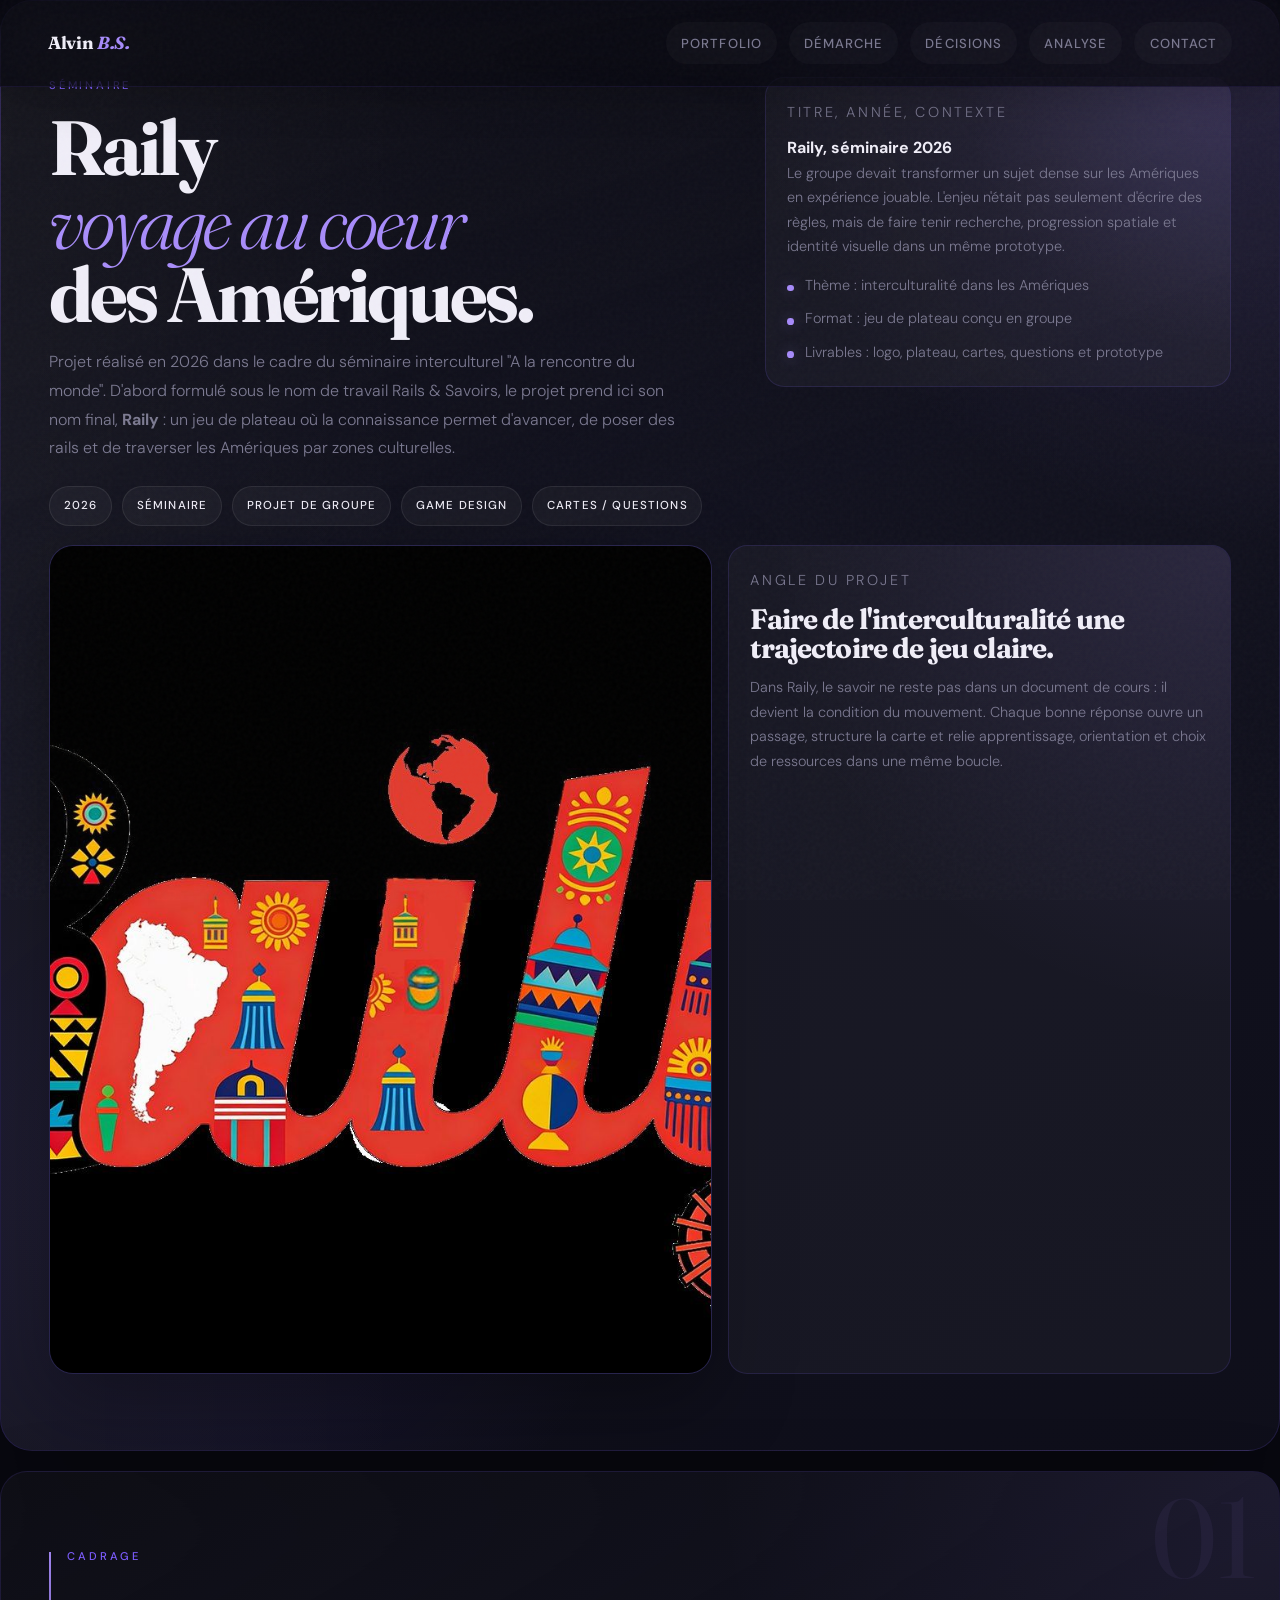
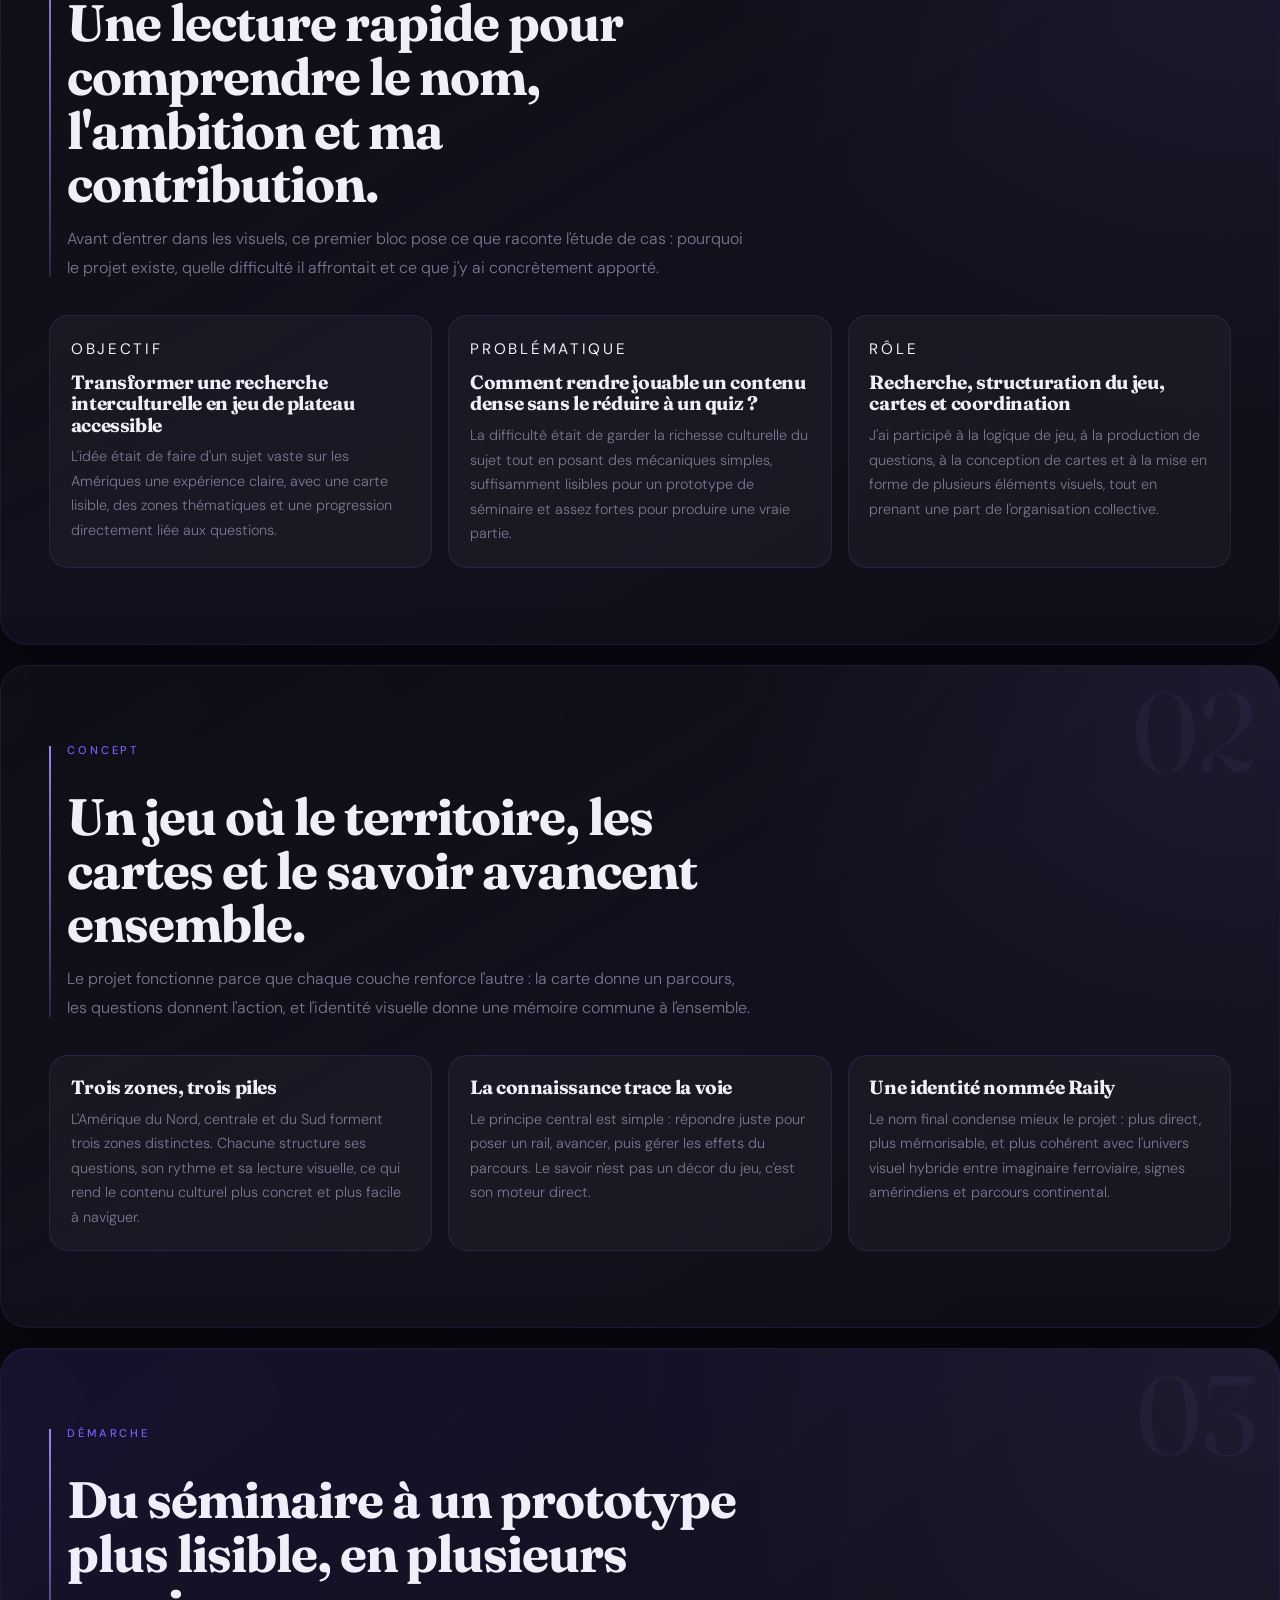
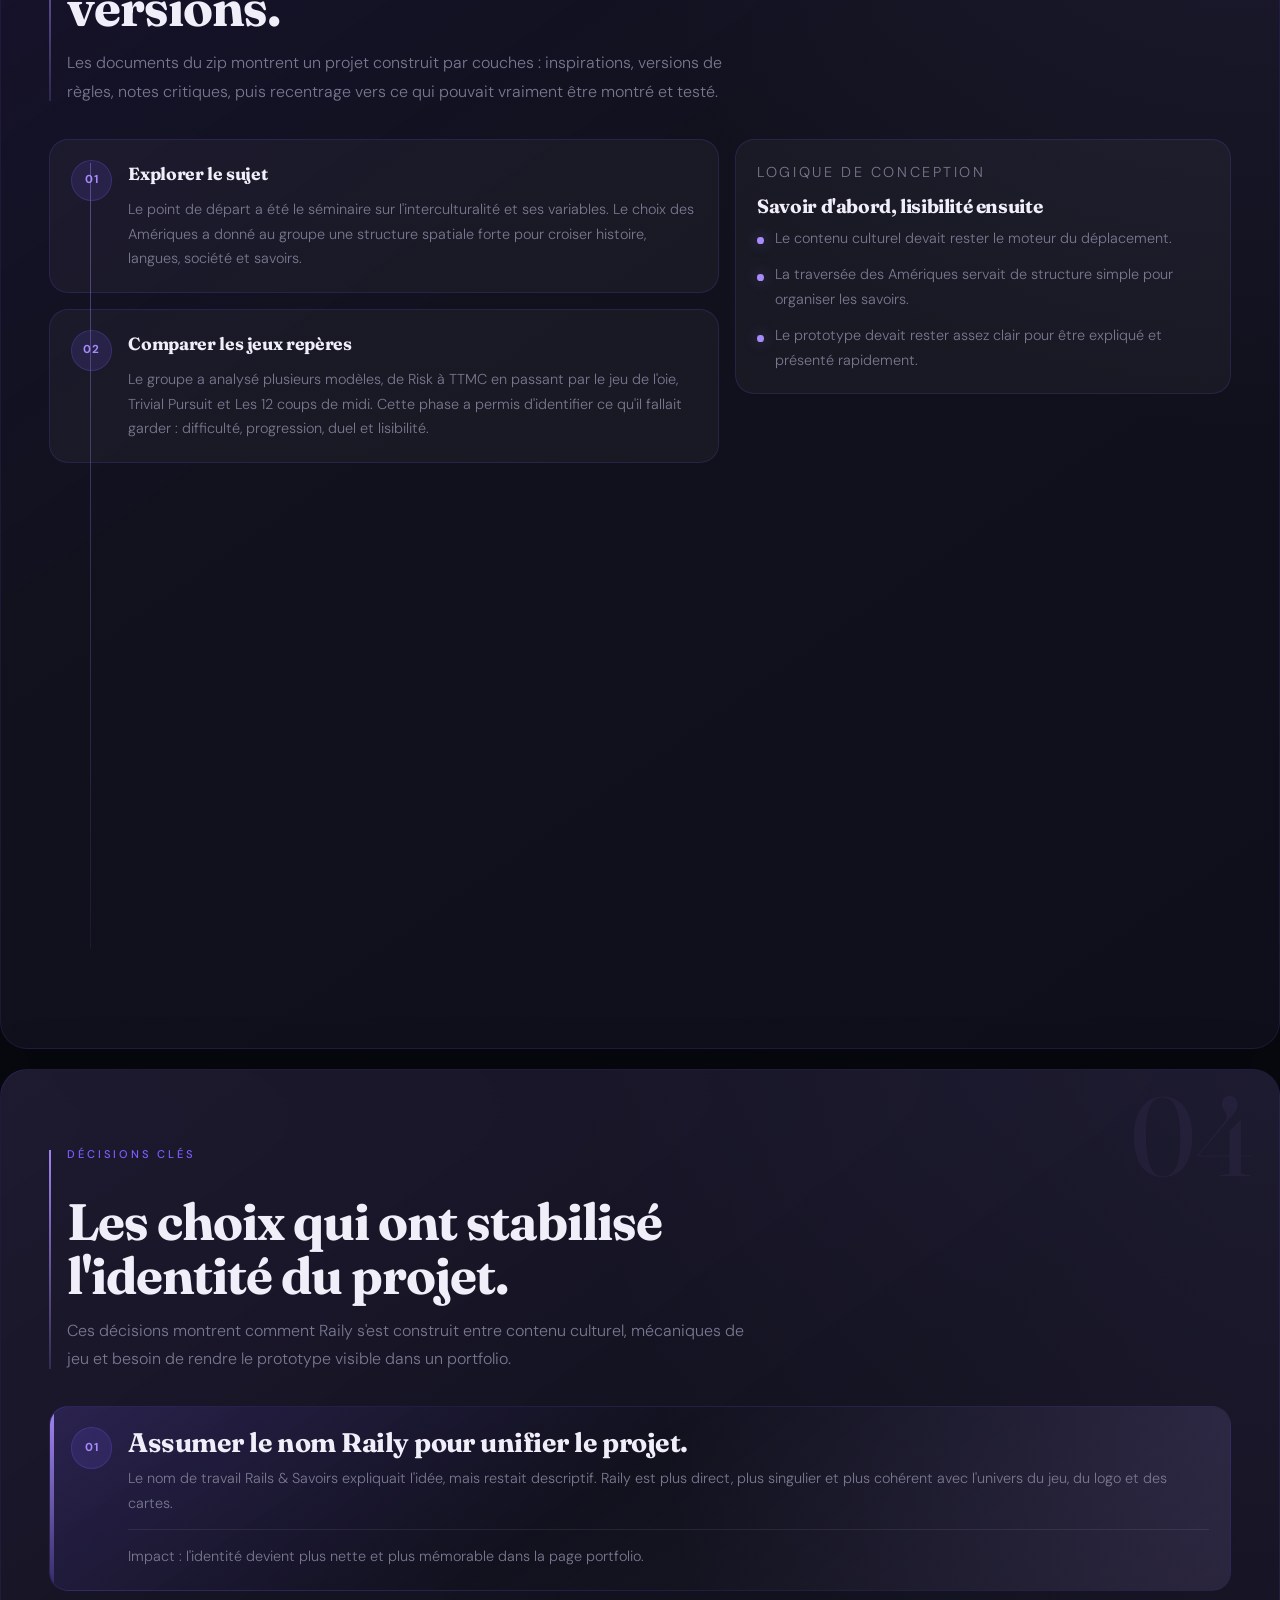
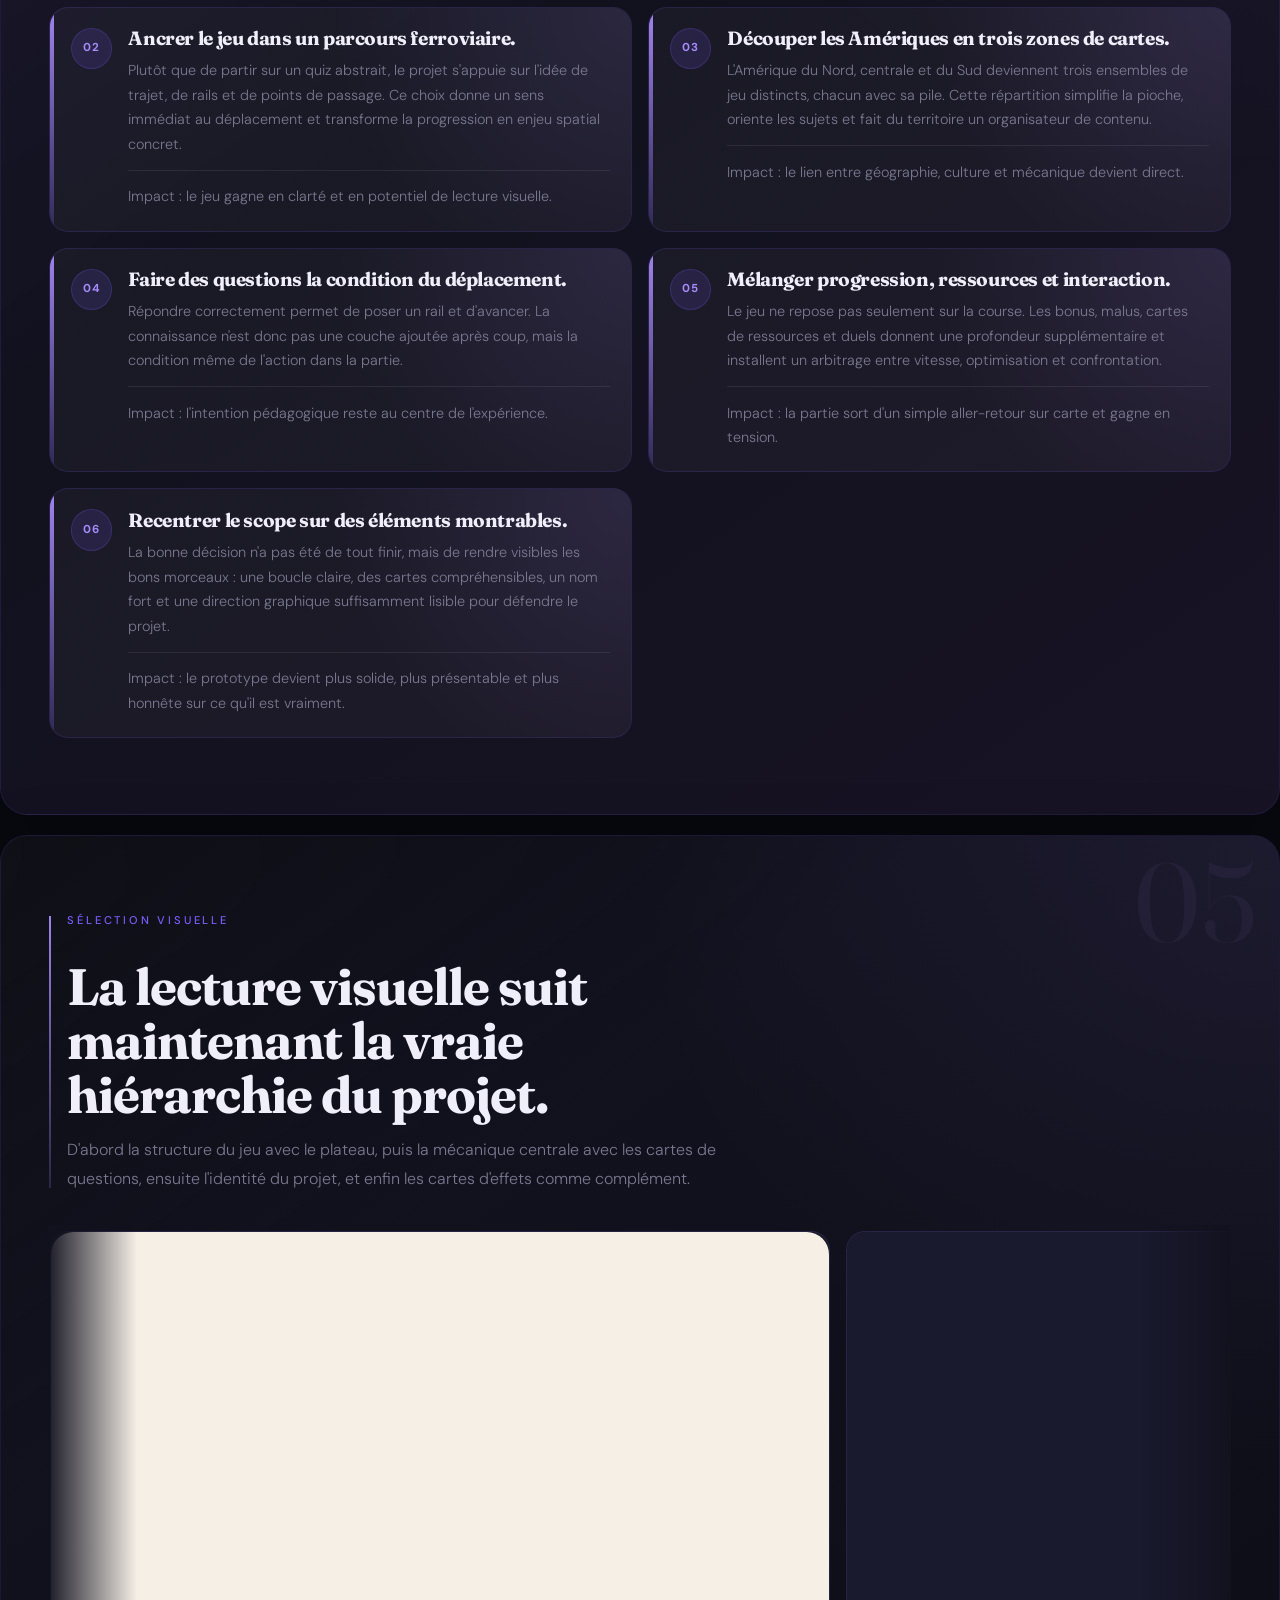
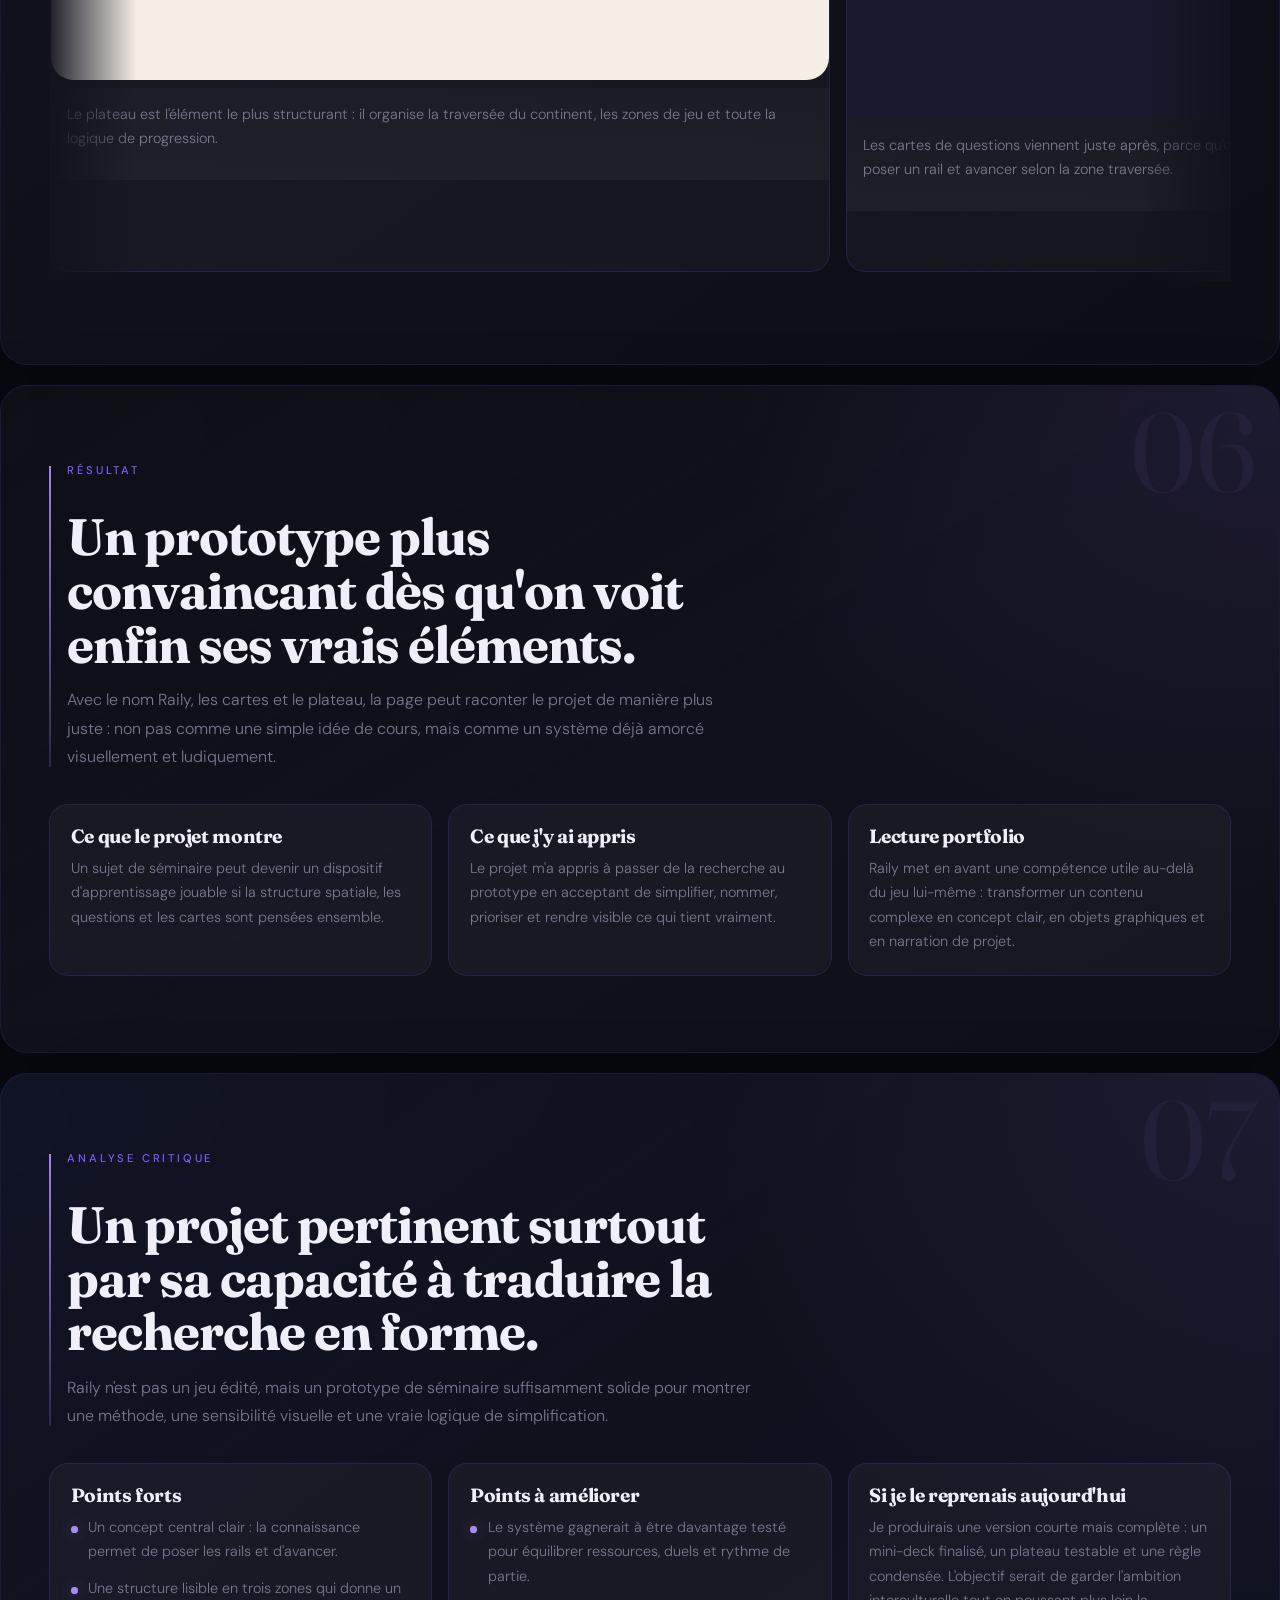
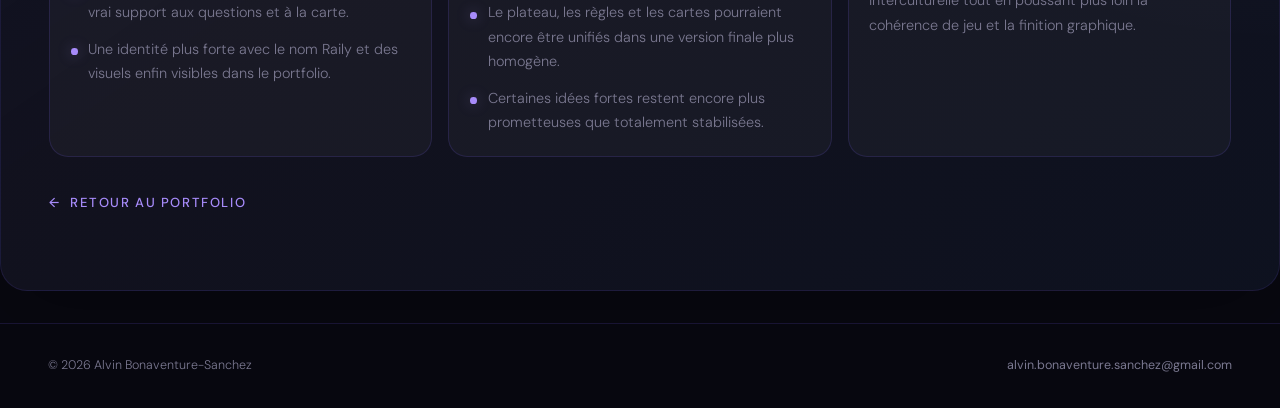
<file: projects/rails-et-savoirs.html>
<!DOCTYPE html>
<html lang="fr">
<head>
  <meta charset="UTF-8" />
  <meta name="viewport" content="width=device-width, initial-scale=1.0" />
  <title>Projet de groupe - Raily | Alvin Bonaventure-Sanchez</title>
  <meta name="description" content="&Eacute;tude de cas du projet Raily, jeu de plateau interculturel autour des Am&eacute;riques : recherche, game design, cartes, plateau et identit&eacute; visuelle." />
  <meta property="og:title" content="Raily - Alvin Bonaventure-Sanchez" />
  <meta property="og:description" content="Un jeu de plateau interculturel qui transforme la connaissance des Am&eacute;riques en parcours, cartes et progression jouable." />
  <meta property="og:type" content="article" />
  <meta property="og:image" content="../assets/images/og-cover.jpg" />
  <meta name="twitter:card" content="summary_large_image" />
  <meta name="twitter:title" content="Raily - Alvin Bonaventure-Sanchez" />
  <meta name="twitter:description" content="Une &eacute;tude de cas sur recherche, game design, cartes, plateau et identit&eacute; visuelle." />
  <meta name="twitter:image" content="../assets/images/og-cover.jpg" />
  <link rel="preconnect" href="https://fonts.googleapis.com" />
  <link rel="preconnect" href="https://fonts.gstatic.com" crossorigin />
  <link href="https://fonts.googleapis.com/css2?family=Fraunces:ital,opsz,wght@0,9..144,300;0,9..144,700;0,9..144,900;1,9..144,300;1,9..144,700&family=DM+Sans:wght@300;400;500&display=swap" rel="stylesheet" />
  <link rel="icon" href="../assets/images/icone/favicon.svg" type="image/svg+xml" />
  <link rel="stylesheet" href="../assets/css/alvin-portfolio.css" />
</head>
<body class="project-detail-page">
  <nav class="project-page-topbar">
    <a href="../index.html#hero" class="nav-logo">Alvin <span>B.S.</span></a>
    <ul>
      <li><a href="../index.html#projects">Portfolio</a></li>
      <li><a href="#project-process">D&eacute;marche</a></li>
      <li><a href="#project-decisions">D&eacute;cisions</a></li>
      <li><a href="#project-analysis">Analyse</a></li>
      <li><a href="../index.html#contact">Contact</a></li>
    </ul>
  </nav>

  <main class="detail-shell detail-shell--case-study">
    <section class="detail-hero detail-hero--case-study">
      <div class="detail-hero-layout">
        <div class="detail-hero-copy reveal">
          <p class="section-label">S&eacute;minaire</p>
          <h1>Raily<br /><em>voyage au coeur</em><br />des Am&eacute;riques.</h1>
          <p class="detail-lead">Projet r&eacute;alis&eacute; en 2026 dans le cadre du s&eacute;minaire interculturel "A la rencontre du monde". D'abord formul&eacute; sous le nom de travail Rails &amp; Savoirs, le projet prend ici son nom final, <strong>Raily</strong> : un jeu de plateau o&ugrave; la connaissance permet d'avancer, de poser des rails et de traverser les Am&eacute;riques par zones culturelles.</p>

          <div class="detail-chip-list">
            <span class="detail-chip">2026</span>
            <span class="detail-chip">S&eacute;minaire</span>
            <span class="detail-chip">Projet de groupe</span>
            <span class="detail-chip">Game design</span>
            <span class="detail-chip">Cartes / questions</span>
          </div>
        </div>

        <aside class="detail-hero-aside reveal">
          <p class="detail-card-label">Titre, ann&eacute;e, contexte</p>
          <strong>Raily, s&eacute;minaire 2026</strong>
          <p>Le groupe devait transformer un sujet dense sur les Am&eacute;riques en exp&eacute;rience jouable. L'enjeu n'&eacute;tait pas seulement d'&eacute;crire des r&egrave;gles, mais de faire tenir recherche, progression spatiale et identit&eacute; visuelle dans un m&ecirc;me prototype.</p>
          <ul class="detail-list detail-list-compact">
            <li>Th&egrave;me : interculturalit&eacute; dans les Am&eacute;riques</li>
            <li>Format : jeu de plateau con&ccedil;u en groupe</li>
            <li>Livrables : logo, plateau, cartes, questions et prototype</li>
          </ul>
        </aside>
      </div>

      <div class="detail-hero-grid detail-hero-grid--featured">
        <div class="detail-hero-visual reveal">
          <img src="../assets/images/projects/Des formats pour transmettre, expliquer et accompagner/Rails et savoirs/raily-project-logo.jpg" alt="Logo du projet Raily" loading="eager" />
        </div>

        <article class="detail-hero-note reveal">
          <p class="detail-card-label">Angle du projet</p>
          <h2 class="detail-hero-note-title">Faire de l'interculturalit&eacute; une trajectoire de jeu claire.</h2>
          <p>Dans Raily, le savoir ne reste pas dans un document de cours : il devient la condition du mouvement. Chaque bonne r&eacute;ponse ouvre un passage, structure la carte et relie apprentissage, orientation et choix de ressources dans une m&ecirc;me boucle.</p>
        </article>
      </div>
    </section>

    <section class="detail-section detail-section--framing" id="project-framing" data-section-number="01">
      <div class="detail-section-heading reveal">
        <p class="section-label">Cadrage</p>
        <h2 class="section-title">Une lecture rapide pour comprendre le nom, l'ambition et ma contribution.</h2>
        <p class="detail-lead">Avant d'entrer dans les visuels, ce premier bloc pose ce que raconte l'&eacute;tude de cas : pourquoi le projet existe, quelle difficult&eacute; il affrontait et ce que j'y ai concr&egrave;tement apport&eacute;.</p>
      </div>

      <div class="detail-meta detail-meta--framing reveal">
        <article class="detail-card">
          <span class="detail-card-label">Objectif</span>
          <strong>Transformer une recherche interculturelle en jeu de plateau accessible</strong>
          <p>L'id&eacute;e &eacute;tait de faire d'un sujet vaste sur les Am&eacute;riques une exp&eacute;rience claire, avec une carte lisible, des zones th&eacute;matiques et une progression directement li&eacute;e aux questions.</p>
        </article>

        <article class="detail-card">
          <span class="detail-card-label">Probl&eacute;matique</span>
          <strong>Comment rendre jouable un contenu dense sans le r&eacute;duire &agrave; un quiz&nbsp;?</strong>
          <p>La difficult&eacute; &eacute;tait de garder la richesse culturelle du sujet tout en posant des m&eacute;caniques simples, suffisamment lisibles pour un prototype de s&eacute;minaire et assez fortes pour produire une vraie partie.</p>
        </article>

        <article class="detail-card">
          <span class="detail-card-label">R&ocirc;le</span>
          <strong>Recherche, structuration du jeu, cartes et coordination</strong>
          <p>J'ai particip&eacute; &agrave; la logique de jeu, &agrave; la production de questions, &agrave; la conception de cartes et &agrave; la mise en forme de plusieurs &eacute;l&eacute;ments visuels, tout en prenant une part de l'organisation collective.</p>
        </article>
      </div>
    </section>

    <section class="detail-section detail-section--concept" id="project-intentions" data-section-number="02">
      <div class="detail-section-heading reveal">
        <p class="section-label">Concept</p>
        <h2 class="section-title">Un jeu o&ugrave; le territoire, les cartes et le savoir avancent ensemble.</h2>
        <p class="detail-lead">Le projet fonctionne parce que chaque couche renforce l'autre : la carte donne un parcours, les questions donnent l'action, et l'identit&eacute; visuelle donne une m&eacute;moire commune &agrave; l'ensemble.</p>
      </div>

      <div class="detail-grid">
        <article class="detail-panel reveal">
          <h3>Trois zones, trois piles</h3>
          <p>L'Am&eacute;rique du Nord, centrale et du Sud forment trois zones distinctes. Chacune structure ses questions, son rythme et sa lecture visuelle, ce qui rend le contenu culturel plus concret et plus facile &agrave; naviguer.</p>
        </article>

        <article class="detail-panel reveal">
          <h3>La connaissance trace la voie</h3>
          <p>Le principe central est simple : r&eacute;pondre juste pour poser un rail, avancer, puis g&eacute;rer les effets du parcours. Le savoir n'est pas un d&eacute;cor du jeu, c'est son moteur direct.</p>
        </article>

        <article class="detail-panel reveal">
          <h3>Une identit&eacute; nomm&eacute;e Raily</h3>
          <p>Le nom final condense mieux le projet : plus direct, plus m&eacute;morisable, et plus coh&eacute;rent avec l'univers visuel hybride entre imaginaire ferroviaire, signes am&eacute;rindiens et parcours continental.</p>
        </article>
      </div>
    </section>

    <section class="detail-section detail-section--process" id="project-process" data-section-number="03">
      <div class="detail-section-heading reveal">
        <p class="section-label">D&eacute;marche</p>
        <h2 class="section-title">Du s&eacute;minaire &agrave; un prototype plus lisible, en plusieurs versions.</h2>
        <p class="detail-lead">Les documents du zip montrent un projet construit par couches : inspirations, versions de r&egrave;gles, notes critiques, puis recentrage vers ce qui pouvait vraiment &ecirc;tre montr&eacute; et test&eacute;.</p>
      </div>

      <div class="detail-process-layout">
        <div class="detail-steps detail-steps--timeline">
          <article class="detail-step reveal">
            <span>01</span>
            <h3>Explorer le sujet</h3>
            <p>Le point de d&eacute;part a &eacute;t&eacute; le s&eacute;minaire sur l'interculturalit&eacute; et ses variables. Le choix des Am&eacute;riques a donn&eacute; au groupe une structure spatiale forte pour croiser histoire, langues, soci&eacute;t&eacute; et savoirs.</p>
          </article>

          <article class="detail-step reveal">
            <span>02</span>
            <h3>Comparer les jeux rep&egrave;res</h3>
            <p>Le groupe a analys&eacute; plusieurs mod&egrave;les, de Risk &agrave; TTMC en passant par le jeu de l'oie, Trivial Pursuit et Les 12 coups de midi. Cette phase a permis d'identifier ce qu'il fallait garder : difficult&eacute;, progression, duel et lisibilit&eacute;.</p>
          </article>

          <article class="detail-step reveal">
            <span>03</span>
            <h3>Structurer une premi&egrave;re version</h3>
            <p>Une premi&egrave;re formule, alors encore nomm&eacute;e Rails &amp; Savoirs, a pos&eacute; le principe du parcours ferroviaire et des trois zones. Elle a servi de base pour clarifier la boucle et tester les premiers &eacute;quilibres.</p>
          </article>

          <article class="detail-step reveal">
            <span>04</span>
            <h3>Enrichir puis d&eacute;scoper</h3>
            <p>Le projet a ensuite int&eacute;gr&eacute; ressources, gares-checkpoints, duel et sabotage, avant d'&ecirc;tre repass&eacute; au filtre MVP. Ce recentrage a permis de prot&eacute;ger ce qui comptait vraiment : la compr&eacute;hension du jeu et la coh&eacute;rence du prototype.</p>
          </article>

          <article class="detail-step reveal">
            <span>05</span>
            <h3>Formaliser Raily</h3>
            <p>Le nom final, le logo, les cartes de questions, les cartes bonus/malus et le plateau donnent enfin une forme visible au projet. On ne parle plus seulement d'une id&eacute;e de cours, mais d'un objet de jeu d&eacute;j&agrave; engag&eacute; visuellement.</p>
          </article>
        </div>

        <div class="detail-process-sidebar">
          <article class="detail-panel reveal">
            <p class="detail-card-label">Logique de conception</p>
            <h3>Savoir d'abord, lisibilit&eacute; ensuite</h3>
            <ul class="detail-list">
              <li>Le contenu culturel devait rester le moteur du d&eacute;placement.</li>
              <li>La travers&eacute;e des Am&eacute;riques servait de structure simple pour organiser les savoirs.</li>
              <li>Le prototype devait rester assez clair pour &ecirc;tre expliqu&eacute; et pr&eacute;sent&eacute; rapidement.</li>
            </ul>
          </article>

          <article class="detail-panel reveal">
            <p class="detail-card-label">&Eacute;volution du travail</p>
            <h3>Les nouveaux visuels changent la lecture du projet</h3>
            <p>Les images ajout&eacute;es rendent enfin visible ce que les notes d&eacute;crivaient jusque-l&agrave; : un vrai nom, un syst&egrave;me de cartes par zones, des effets bonus et malus, et une direction graphique plus affirm&eacute;e.</p>
          </article>
        </div>
      </div>
    </section>

    <section class="detail-section detail-section--decisions" id="project-decisions" data-section-number="04">
      <div class="detail-section-heading reveal">
        <p class="section-label">D&eacute;cisions cl&eacute;s</p>
        <h2 class="section-title">Les choix qui ont stabilis&eacute; l'identit&eacute; du projet.</h2>
        <p class="detail-lead">Ces d&eacute;cisions montrent comment Raily s'est construit entre contenu culturel, m&eacute;caniques de jeu et besoin de rendre le prototype visible dans un portfolio.</p>
      </div>

      <div class="detail-decision-grid">
        <article class="detail-decision-card reveal">
          <span>01</span>
          <h3>Assumer le nom Raily pour unifier le projet.</h3>
          <p>Le nom de travail Rails &amp; Savoirs expliquait l'id&eacute;e, mais restait descriptif. Raily est plus direct, plus singulier et plus coh&eacute;rent avec l'univers du jeu, du logo et des cartes.</p>
          <p class="detail-decision-impact">Impact : l'identit&eacute; devient plus nette et plus m&eacute;morable dans la page portfolio.</p>
        </article>

        <article class="detail-decision-card reveal">
          <span>02</span>
          <h3>Ancrer le jeu dans un parcours ferroviaire.</h3>
          <p>Plut&ocirc;t que de partir sur un quiz abstrait, le projet s'appuie sur l'id&eacute;e de trajet, de rails et de points de passage. Ce choix donne un sens imm&eacute;diat au d&eacute;placement et transforme la progression en enjeu spatial concret.</p>
          <p class="detail-decision-impact">Impact : le jeu gagne en clart&eacute; et en potentiel de lecture visuelle.</p>
        </article>

        <article class="detail-decision-card reveal">
          <span>03</span>
          <h3>D&eacute;couper les Am&eacute;riques en trois zones de cartes.</h3>
          <p>L'Am&eacute;rique du Nord, centrale et du Sud deviennent trois ensembles de jeu distincts, chacun avec sa pile. Cette r&eacute;partition simplifie la pioche, oriente les sujets et fait du territoire un organisateur de contenu.</p>
          <p class="detail-decision-impact">Impact : le lien entre g&eacute;ographie, culture et m&eacute;canique devient direct.</p>
        </article>

        <article class="detail-decision-card reveal">
          <span>04</span>
          <h3>Faire des questions la condition du d&eacute;placement.</h3>
          <p>R&eacute;pondre correctement permet de poser un rail et d'avancer. La connaissance n'est donc pas une couche ajout&eacute;e apr&egrave;s coup, mais la condition m&ecirc;me de l'action dans la partie.</p>
          <p class="detail-decision-impact">Impact : l'intention p&eacute;dagogique reste au centre de l'exp&eacute;rience.</p>
        </article>

        <article class="detail-decision-card reveal">
          <span>05</span>
          <h3>M&eacute;langer progression, ressources et interaction.</h3>
          <p>Le jeu ne repose pas seulement sur la course. Les bonus, malus, cartes de ressources et duels donnent une profondeur suppl&eacute;mentaire et installent un arbitrage entre vitesse, optimisation et confrontation.</p>
          <p class="detail-decision-impact">Impact : la partie sort d'un simple aller-retour sur carte et gagne en tension.</p>
        </article>

        <article class="detail-decision-card reveal">
          <span>06</span>
          <h3>Recentrer le scope sur des &eacute;l&eacute;ments montrables.</h3>
          <p>La bonne d&eacute;cision n'a pas &eacute;t&eacute; de tout finir, mais de rendre visibles les bons morceaux : une boucle claire, des cartes compr&eacute;hensibles, un nom fort et une direction graphique suffisamment lisible pour d&eacute;fendre le projet.</p>
          <p class="detail-decision-impact">Impact : le prototype devient plus solide, plus pr&eacute;sentable et plus honn&ecirc;te sur ce qu'il est vraiment.</p>
        </article>
      </div>
    </section>

    <section class="detail-section detail-section--gallery" id="project-gallery" data-section-number="05">
      <div class="detail-section-heading reveal">
        <p class="section-label">S&eacute;lection visuelle</p>
        <h2 class="section-title">La lecture visuelle suit maintenant la vraie hi&eacute;rarchie du projet.</h2>
        <p class="detail-lead">D'abord la structure du jeu avec le plateau, puis la m&eacute;canique centrale avec les cartes de questions, ensuite l'identit&eacute; du projet, et enfin les cartes d'effets comme compl&eacute;ment.</p>
      </div>

      <div class="detail-gallery-shell">
        <div class="detail-gallery">
          <figure class="detail-gallery-item detail-gallery-item--featured reveal">
            <iframe src="../assets/images/projects/Des formats pour transmettre, expliquer et accompagner/Rails et savoirs/raily-game-board.pdf#view=FitH" title="Plateau de jeu Raily" loading="lazy" style="width: 100%; min-height: 28rem; border: 0; border-radius: 1.4rem; background: #f5efe6;"></iframe>
            <figcaption>Le plateau est l'&eacute;l&eacute;ment le plus structurant : il organise la travers&eacute;e du continent, les zones de jeu et toute la logique de progression.</figcaption>
          </figure>

          <figure class="detail-gallery-item detail-gallery-item--featured reveal">
            <img src="../assets/images/projects/Des formats pour transmettre, expliquer et accompagner/Rails et savoirs/raily-question-cards-by-zone.jpg" alt="Cartes de questions du projet Raily" loading="lazy" />
            <figcaption>Les cartes de questions viennent juste apr&egrave;s, parce qu'elles portent la m&eacute;canique centrale : r&eacute;pondre juste pour poser un rail et avancer selon la zone travers&eacute;e.</figcaption>
          </figure>

          <figure class="detail-gallery-item reveal">
            <img src="../assets/images/projects/Des formats pour transmettre, expliquer et accompagner/Rails et savoirs/raily-project-logo.jpg" alt="Logo et univers visuel du projet Raily" loading="lazy" />
            <figcaption>Le logotype vient ensuite comme synth&egrave;se d'identit&eacute; : il unifie le nom final, l'univers ferroviaire et la dimension interculturelle du projet.</figcaption>
          </figure>

          <figure class="detail-gallery-item reveal">
            <img src="../assets/images/projects/Des formats pour transmettre, expliquer et accompagner/Rails et savoirs/raily-bonus-malus-cards.jpg" alt="Cartes bonus et malus du projet Raily" loading="lazy" />
            <figcaption>Les bonus et malus passent volontairement au second plan : ils enrichissent la partie, mais restent moins fondamentaux que le plateau, les questions et l'identit&eacute; globale.</figcaption>
          </figure>
        </div>
      </div>
    </section>

    <section class="detail-section detail-section--results" id="project-results" data-section-number="06">
      <div class="detail-section-heading reveal">
        <p class="section-label">R&eacute;sultat</p>
        <h2 class="section-title">Un prototype plus convaincant d&egrave;s qu'on voit enfin ses vrais &eacute;l&eacute;ments.</h2>
        <p class="detail-lead">Avec le nom Raily, les cartes et le plateau, la page peut raconter le projet de mani&egrave;re plus juste : non pas comme une simple id&eacute;e de cours, mais comme un syst&egrave;me d&eacute;j&agrave; amorc&eacute; visuellement et ludiquement.</p>
      </div>

      <div class="detail-summary detail-summary--results">
        <article class="detail-summary-card reveal">
          <h3>Ce que le projet montre</h3>
          <p>Un sujet de s&eacute;minaire peut devenir un dispositif d'apprentissage jouable si la structure spatiale, les questions et les cartes sont pens&eacute;es ensemble.</p>
        </article>

        <article class="detail-summary-card reveal">
          <h3>Ce que j'y ai appris</h3>
          <p>Le projet m'a appris &agrave; passer de la recherche au prototype en acceptant de simplifier, nommer, prioriser et rendre visible ce qui tient vraiment.</p>
        </article>

        <article class="detail-summary-card reveal">
          <h3>Lecture portfolio</h3>
          <p>Raily met en avant une comp&eacute;tence utile au-del&agrave; du jeu lui-m&ecirc;me : transformer un contenu complexe en concept clair, en objets graphiques et en narration de projet.</p>
        </article>
      </div>
    </section>

    <section class="detail-section detail-section--analysis" id="project-analysis" data-section-number="07">
      <div class="detail-section-heading reveal">
        <p class="section-label">Analyse critique</p>
        <h2 class="section-title">Un projet pertinent surtout par sa capacit&eacute; &agrave; traduire la recherche en forme.</h2>
        <p class="detail-lead">Raily n'est pas un jeu &eacute;dit&eacute;, mais un prototype de s&eacute;minaire suffisamment solide pour montrer une m&eacute;thode, une sensibilit&eacute; visuelle et une vraie logique de simplification.</p>
      </div>

      <div class="detail-summary detail-summary--analysis">
        <article class="detail-summary-card reveal">
          <h3>Points forts</h3>
          <ul class="detail-list">
            <li>Un concept central clair : la connaissance permet de poser les rails et d'avancer.</li>
            <li>Une structure lisible en trois zones qui donne un vrai support aux questions et &agrave; la carte.</li>
            <li>Une identit&eacute; plus forte avec le nom Raily et des visuels enfin visibles dans le portfolio.</li>
          </ul>
        </article>

        <article class="detail-summary-card reveal">
          <h3>Points &agrave; am&eacute;liorer</h3>
          <ul class="detail-list">
            <li>Le syst&egrave;me gagnerait &agrave; &ecirc;tre davantage test&eacute; pour &eacute;quilibrer ressources, duels et rythme de partie.</li>
            <li>Le plateau, les r&egrave;gles et les cartes pourraient encore &ecirc;tre unifi&eacute;s dans une version finale plus homog&egrave;ne.</li>
            <li>Certaines id&eacute;es fortes restent encore plus prometteuses que totalement stabilis&eacute;es.</li>
          </ul>
        </article>

        <article class="detail-summary-card reveal">
          <h3>Si je le reprenais aujourd'hui</h3>
          <p>Je produirais une version courte mais compl&egrave;te : un mini-deck finalis&eacute;, un plateau testable et une r&egrave;gle condens&eacute;e. L'objectif serait de garder l'ambition interculturelle tout en poussant plus loin la coh&eacute;rence de jeu et la finition graphique.</p>
        </article>
      </div>

      <div class="reveal" style="margin-top: 2rem;">
        <a class="detail-back-link" href="../index.html#projects">Retour au portfolio</a>
      </div>
    </section>
  </main>

  <footer>
    <p>&copy; <span data-current-year>2026</span> Alvin Bonaventure-Sanchez</p>
    <a href="mailto:alvin.bonaventure.sanchez@gmail.com">alvin.bonaventure.sanchez@gmail.com</a>
  </footer>

  <script src="../assets/js/alvin-portfolio.js"></script>
</body>
</html>
</file>
<file: assets/css/alvin-portfolio.css>
*, *::before, *::after {
  box-sizing: border-box;
  margin: 0;
  padding: 0;
}

:root {
  --bg: #080810;
  --bg2: #0e0e1a;
  --surface: #12121f;
  --surface2: #1a1a2e;
  --accent: #7c5cfc;
  --accent2: #a78bfa;
  --accent-glow: rgba(124, 92, 252, 0.18);
  --text: #f0eef8;
  --muted: #7a7890;
  --border: rgba(124, 92, 252, 0.15);
  --cursor-x: 50vw;
  --cursor-y: 50vh;
  --cursor-opacity: 0;
  --serif: "Fraunces", Georgia, serif;
  --sans: "DM Sans", sans-serif;
}

html {
  scroll-behavior: smooth;
  scroll-padding-top: 6rem;
}

img,
svg {
  max-width: 100%;
  height: auto;
}

.icon-mask {
  width: 1em;
  height: 1em;
  flex: 0 0 auto;
  display: inline-block;
  vertical-align: -0.12em;
  background: currentColor;
  -webkit-mask-position: center;
  mask-position: center;
  -webkit-mask-repeat: no-repeat;
  mask-repeat: no-repeat;
  -webkit-mask-size: contain;
  mask-size: contain;
}

.icon-mail {
  -webkit-mask-image: url("../images/icone/mail.svg");
  mask-image: url("../images/icone/mail.svg");
}

.icon-phone {
  -webkit-mask-image: url("../images/icone/phone.svg");
  mask-image: url("../images/icone/phone.svg");
}

.icon-linkedin {
  -webkit-mask-image: url("../images/icone/linkedin.svg");
  mask-image: url("../images/icone/linkedin.svg");
}

.icon-instagram {
  -webkit-mask-image: url("../images/icone/instagram.svg");
  mask-image: url("../images/icone/instagram.svg");
}

.icon-download {
  -webkit-mask-image: url("../images/icone/book-download.svg");
  mask-image: url("../images/icone/book-download.svg");
}

.icon-arrow-right {
  -webkit-mask-image: url("../images/icone/arrow-right.svg");
  mask-image: url("../images/icone/arrow-right.svg");
}

.icon-arrow-left {
  -webkit-mask-image: url("../images/icone/arrow-left.svg");
  mask-image: url("../images/icone/arrow-left.svg");
}

.icon-chevron-down {
  -webkit-mask-image: url("../images/icone/chevron-down.svg");
  mask-image: url("../images/icone/chevron-down.svg");
}

.icon-zoom-in {
  -webkit-mask-image: url("../images/icone/zoom-in.svg");
  mask-image: url("../images/icone/zoom-in.svg");
}

body {
  background: var(--bg);
  color: var(--text);
  font-family: var(--sans);
  font-size: 16px;
  line-height: 1.6;
  overflow-x: hidden;
  position: relative;
  isolation: isolate;
}

body.has-lightbox-open {
  overflow: hidden;
}

body.home-page > :not(.site-intro):not(script) {
  transition: opacity 0.42s ease;
}

html.has-site-intro body.home-page {
  overflow: hidden;
}

html.has-site-intro body.home-page > :not(.site-intro):not(script) {
  opacity: 0;
  pointer-events: none;
}

body::before {
  content: "";
  position: fixed;
  inset: 0;
  background-image: url("../images/textures/grain.svg");
  opacity: 0.03;
  pointer-events: none;
  z-index: 9999;
}

body::after {
  content: "";
  position: fixed;
  inset: 0;
  background:
    radial-gradient(circle 190px at var(--cursor-x) var(--cursor-y),
      rgba(196, 174, 255, 0.22) 0%,
      rgba(167, 139, 250, 0.16) 28%,
      transparent 72%),
    radial-gradient(circle 560px at var(--cursor-x) var(--cursor-y),
      rgba(124, 92, 252, 0.12) 0%,
      rgba(124, 92, 252, 0.05) 36%,
      transparent 74%);
  opacity: var(--cursor-opacity);
  pointer-events: none;
  z-index: 0;
  transition: opacity 0.35s ease;
  mix-blend-mode: screen;
  will-change: background, opacity;
}

/* Custom visual cursor (purple) */
.custom-cursor {
  position: fixed;
  left: var(--cursor-x, 50vw);
  top: var(--cursor-y, 50vh);
  transform: translate(-50%, -50%);
  width: 14px;
  height: 14px;
  border-radius: 50%;
  background: linear-gradient(180deg, #b590ff, #7c5cfc);
  box-shadow: 0 0 12px rgba(124,92,252,0.65), 0 0 28px rgba(167,139,250,0.14) inset;
  pointer-events: none;
  z-index: 99999;
  opacity: 0;
  transition: opacity 0.12s ease, transform 0.06s linear;
  will-change: transform, opacity;
}

/* Slight halo around cursor */
.custom-cursor::after {
  content: "";
  position: absolute;
  left: 50%;
  top: 50%;
  transform: translate(-50%, -50%);
  width: 38px;
  height: 38px;
  border-radius: 50%;
  background: radial-gradient(circle, rgba(124,92,252,0.12) 0%, rgba(124,92,252,0.04) 40%, transparent 70%);
  filter: blur(6px);
}

/* When visible, make cursor opaque */
.custom-cursor.is-visible {
  opacity: 1;
}

/* Hide native cursor when custom cursor active (force on all elements) */
body.custom-cursor-enabled,
body.custom-cursor-enabled * {
  cursor: none !important;
}

/* Cursor states */
.custom-cursor.is-pointer {
  width: 18px;
  height: 18px;
  background: linear-gradient(180deg, #d8c4ff, #9a73ff);
  box-shadow: 0 0 16px rgba(124,92,252,0.8), 0 0 36px rgba(167,139,250,0.18) inset;
  transform: translate(-50%, -50%) scale(1.05);
}

.custom-cursor.is-zoom {
  width: 22px;
  height: 22px;
  background: linear-gradient(180deg, #f3ecff, #c9a8ff);
  box-shadow: 0 0 16px rgba(124,92,252,0.85), 0 0 40px rgba(167,139,250,0.18) inset;
  transform: translate(-50%, -50%) scale(1.02);
}

.custom-cursor.is-zoom::before {
  content: "";
  position: absolute;
  left: 50%;
  top: 50%;
  transform: translate(-50%, -50%);
  width: 14px;
  height: 14px;
  background-image: url("data:image/svg+xml;utf8,<svg xmlns='http://www.w3.org/2000/svg' viewBox='0 0 24 24' fill='%237c5cfc'><path d='M10 4a6 6 0 1 1 0 12 6 6 0 0 1 0-12zm8.707 14.293-3.386-3.386A8 8 0 1 0 12 20a7.95 7.95 0 0 0 5.907-2.279l3.386 3.386a1 1 0 0 0 1.414-1.414z'/></svg>");
  background-size: 14px 14px;
  background-repeat: no-repeat;
  background-position: center;
}

/* ensure zoom state takes precedence visually */
.custom-cursor.is-pointer.is-zoom { }


.site-intro {
  position: fixed;
  inset: 0;
  z-index: 10050;
  display: grid;
  place-items: center;
  padding: 2rem;
  background:
    radial-gradient(ellipse 60% 60% at 80% 30%, rgba(124, 92, 252, 0.12) 0%, transparent 70%),
    radial-gradient(ellipse 40% 40% at 20% 70%, rgba(167, 139, 250, 0.08) 0%, transparent 60%),
    var(--bg);
  opacity: 0;
  visibility: hidden;
  pointer-events: none;
  overflow: hidden;
  transition: opacity 0.42s ease, visibility 0s linear 0.42s;
}

.site-intro::before,
.site-intro::after {
  content: "";
  position: absolute;
  inset: 0;
  pointer-events: none;
}

.site-intro::before {
  background-image: url("../images/textures/grain.svg");
  opacity: 0.04;
}

.site-intro::after {
  background:
    radial-gradient(circle at center,
      rgba(167, 139, 250, 0.12) 0%,
      rgba(124, 92, 252, 0.08) 22%,
      transparent 58%);
}

html.has-site-intro .site-intro {
  opacity: 1;
  visibility: visible;
  pointer-events: auto;
  transition-delay: 0s;
}

.site-intro-mark {
  position: relative;
  min-width: min(42vw, 28rem);
  min-height: min(54vw, 32rem);
  padding: 1.5rem;
  isolation: isolate;
}

.site-intro-mark::before {
  content: "";
  position: absolute;
  inset: 20% 22%;
  background: radial-gradient(circle, rgba(167, 139, 250, 0.2) 0%, rgba(124, 92, 252, 0.08) 38%, transparent 72%);
  filter: blur(26px);
  opacity: 0.5;
  transform: scale(0.82);
}

.site-intro-svg {
  position: relative;
  z-index: 1;
  display: block;
  width: 100%;
  height: auto;
  overflow: visible;
}

.site-intro-a-base,
.site-intro-a-fill,
.site-intro-a-trace,
.site-intro-a-point {
  font-family: var(--serif);
  font-size: 320px;
  font-style: normal;
  font-weight: 900;
  letter-spacing: -0.08em;
  dominant-baseline: alphabetic;
  text-rendering: geometricPrecision;
}

.site-intro-a-base {
  fill: #2f2356;
  opacity: 0.98;
  filter: drop-shadow(0 0 24px rgba(124, 92, 252, 0.16));
}

.site-intro-a-fill {
  fill: #ffffff;
  opacity: 0;
  filter:
    drop-shadow(0 0 18px rgba(255, 255, 255, 0.62))
    drop-shadow(0 0 30px rgba(167, 139, 250, 0.28));
}

.site-intro-a-trace {
  fill: none;
  stroke: rgba(255, 255, 255, 0.95);
  stroke-width: 3.2;
  stroke-linecap: round;
  stroke-linejoin: round;
  stroke-dasharray: 2200;
  stroke-dashoffset: 2200;
  opacity: 1;
  filter:
    drop-shadow(0 0 20px rgba(255, 255, 255, 0.76))
    drop-shadow(0 0 34px rgba(167, 139, 250, 0.42));
}

.site-intro-a-point {
  fill: none;
  stroke: #ffffff;
  stroke-width: 5.5;
  stroke-linecap: round;
  stroke-linejoin: round;
  stroke-dasharray: 1 2200;
  stroke-dashoffset: 2200;
  opacity: 0;
  filter:
    drop-shadow(0 0 12px rgba(255, 255, 255, 0.95))
    drop-shadow(0 0 26px rgba(167, 139, 250, 0.62));
}

html.has-site-intro .site-intro-a-fill {
  animation: introFill 1.2s linear forwards;
}

html.has-site-intro .site-intro-a-trace {
  animation: introTrace 1.2s linear forwards;
}

html.has-site-intro .site-intro-a-point {
  animation: introPoint 1.2s linear forwards;
}

section,
footer,
.site-note {
  position: relative;
  z-index: 1;
}

nav {
  position: fixed;
  top: 0;
  left: 0;
  right: 0;
  z-index: 100;
  display: flex;
  align-items: center;
  justify-content: space-between;
  padding: 1.4rem 3rem;
  backdrop-filter: blur(20px);
  background: rgba(8, 8, 16, 0.7);
  border-bottom: 1px solid var(--border);
}

.nav-logo {
  flex-shrink: 0;
  font-family: var(--serif);
  font-weight: 700;
  font-size: 1.1rem;
  letter-spacing: -0.02em;
  color: var(--text);
  text-decoration: none;
}

.nav-logo span {
  color: var(--accent2);
  font-style: italic;
}

nav ul {
  list-style: none;
  display: flex;
  flex-wrap: wrap;
  gap: 2.5rem;
  justify-content: flex-end;
  min-width: 0;
}

nav ul li {
  flex: 0 0 auto;
}

nav ul a {
  color: var(--muted);
  text-decoration: none;
  font-size: 0.82rem;
  font-weight: 500;
  letter-spacing: 0.08em;
  text-transform: uppercase;
  transition: color 0.2s;
}

nav ul a:hover {
  color: var(--text);
}

#hero {
  min-height: 100vh;
  min-height: 100svh;
  display: flex;
  flex-direction: column;
  justify-content: flex-end;
  padding: 0 3rem 5rem;
  position: relative;
  overflow: hidden;
}

.hero-bg {
  position: absolute;
  inset: 0;
  background:
    radial-gradient(ellipse 60% 60% at 80% 30%, rgba(124, 92, 252, 0.12) 0%, transparent 70%),
    radial-gradient(ellipse 40% 40% at 20% 70%, rgba(167, 139, 250, 0.07) 0%, transparent 60%);
}

.hero-number {
  position: absolute;
  top: 50%;
  right: -0.05em;
  transform: translateY(-50%);
  font-family: var(--serif);
  font-size: clamp(18rem, 28vw, 32rem);
  font-weight: 900;
  color: transparent;
  -webkit-text-stroke: 1px rgba(124, 92, 252, 0.08);
  line-height: 1;
  pointer-events: none;
  user-select: none;
}

.hero-tag {
  display: inline-block;
  font-size: 0.72rem;
  font-weight: 500;
  letter-spacing: 0.2em;
  text-transform: uppercase;
  color: var(--accent2);
  border: 1px solid rgba(167, 139, 250, 0.3);
  padding: 0.35em 1em;
  border-radius: 2em;
  margin-bottom: 1.8rem;
  width: fit-content;
  animation: fadeUp 0.8s ease both;
}

h1.hero-title {
  font-family: var(--serif);
  font-size: clamp(3.2rem, 7vw, 7rem);
  font-weight: 900;
  line-height: 0.95;
  letter-spacing: -0.03em;
  margin-bottom: 0.15em;
  animation: fadeUp 0.9s 0.1s ease both;
}

h1.hero-title em {
  font-style: italic;
  font-weight: 300;
  color: var(--accent2);
}

.hero-sub {
  font-size: clamp(0.9rem, 1.5vw, 1.05rem);
  color: var(--muted);
  max-width: 480px;
  margin-bottom: 2.8rem;
  font-weight: 300;
  animation: fadeUp 1s 0.2s ease both;
}

.hero-cta {
  display: flex;
  gap: 1rem;
  align-items: center;
  animation: fadeUp 1s 0.3s ease both;
}

.btn-primary {
  background: var(--accent);
  color: #fff;
  padding: 0.8em 2em;
  border-radius: 0.4em;
  font-size: 0.88rem;
  font-weight: 500;
  letter-spacing: 0.02em;
  text-decoration: none;
  transition: background 0.2s, transform 0.2s, box-shadow 0.2s;
  box-shadow: 0 0 30px rgba(124, 92, 252, 0.3);
}

.btn-primary:hover {
  background: #9070ff;
  transform: translateY(-2px);
  box-shadow: 0 0 50px rgba(124, 92, 252, 0.5);
}

.btn-ghost {
  color: var(--muted);
  font-size: 0.88rem;
  text-decoration: none;
  display: flex;
  align-items: center;
  gap: 0.5em;
  transition: color 0.2s;
}

.btn-ghost:hover {
  color: var(--text);
}

.btn-ghost::after {
  content: "\2193";
}

section {
  padding: 7rem 3rem;
}

section[id] {
  scroll-margin-top: 7rem;
}

.section-label {
  font-size: 0.7rem;
  letter-spacing: 0.25em;
  text-transform: uppercase;
  color: var(--accent);
  margin-bottom: 1rem;
  font-weight: 500;
}

h2.section-title {
  font-family: var(--serif);
  font-size: clamp(2.4rem, 4vw, 4rem);
  font-weight: 700;
  line-height: 1.05;
  letter-spacing: -0.02em;
  margin-bottom: 3rem;
}

h2.section-title em {
  font-style: italic;
  font-weight: 300;
  color: var(--accent2);
}

#about {
  border-top: 1px solid var(--border);
  display: grid;
  grid-template-columns: 1fr 1fr;
  gap: 5rem;
  align-items: start;
}

.about-text p {
  color: var(--muted);
  font-weight: 300;
  font-size: 1.05rem;
  margin-bottom: 1.2rem;
  line-height: 1.8;
}

.about-text p:first-of-type {
  font-size: 1.25rem;
  color: var(--text);
  font-weight: 400;
}

.about-left,
.about-right,
.project-category-copy,
.project-category-preview,
.skills-header > *,
.skills-layout > *,
.contact-card {
  min-width: 0;
}

.about-details {
  display: flex;
  flex-direction: column;
  gap: 1.2rem;
  padding-top: 0.5rem;
}

.detail-card {
  background: var(--surface);
  border: 1px solid var(--border);
  border-radius: 0.8rem;
  padding: 1.2rem 1.5rem;
  transition: border-color 0.3s;
}

.detail-card:hover {
  border-color: rgba(124, 92, 252, 0.4);
}

.detail-card label {
  display: block;
  font-size: 0.7rem;
  letter-spacing: 0.15em;
  text-transform: uppercase;
  color: var(--muted);
  margin-bottom: 0.4rem;
}

.detail-card span {
  font-size: 0.95rem;
  color: var(--text);
  font-weight: 400;
}

.detail-card a {
  color: var(--accent2);
  text-decoration: none;
}

#projects {
  border-top: 1px solid var(--border);
  background: linear-gradient(180deg, rgba(8, 8, 16, 0.78) 0%, rgba(8, 8, 16, 0.9) 100%);
}

.projects-header {
  display: flex;
  align-items: flex-end;
  justify-content: space-between;
  margin-bottom: 3rem;
}

.projects-count {
  font-size: 0.72rem;
  color: var(--text);
  font-weight: 500;
  letter-spacing: 0.16em;
  text-transform: uppercase;
  padding: 0.7rem 1rem;
  border-radius: 999px;
  border: 1px solid var(--border);
  background: rgba(255, 255, 255, 0.03);
}

.project-categories {
  display: grid;
  gap: 1.25rem;
}

.project-category {
  position: relative;
  isolation: isolate;
  border: 1px solid var(--border);
  border-radius: 1.4rem;
  overflow: hidden;
  background:
    linear-gradient(135deg, rgba(255, 255, 255, 0.03) 0%, rgba(18, 18, 31, 0.96) 58%, rgba(124, 92, 252, 0.08) 100%);
  transition: transform 0.3s ease, border-color 0.3s ease, box-shadow 0.3s ease;
  box-shadow: 0 18px 60px rgba(0, 0, 0, 0.22);
}

.project-category::before {
  content: "";
  position: absolute;
  inset: 0;
  background: radial-gradient(circle at top left, rgba(167, 139, 250, 0.15), transparent 42%);
  pointer-events: none;
  z-index: 0;
}

.project-category-toggle {
  --block-glow-x: 50%;
  --block-glow-y: 120%;
  --block-glow-opacity: 0;
  position: relative;
  z-index: 1;
  width: 100%;
  border: 0;
  background: transparent;
  color: inherit;
  display: grid;
  grid-template-columns: minmax(0, 1.1fr) minmax(280px, 0.9fr);
  gap: 2rem;
  align-items: center;
  text-align: left;
  padding: 1.5rem;
  cursor: pointer;
  font: inherit;
  overflow: hidden;
}

.project-category-toggle::after {
  content: "";
  position: absolute;
  inset: 0;
  background:
    radial-gradient(circle 240px at var(--block-glow-x, 50%) var(--block-glow-y, 120%),
      rgba(196, 174, 255, 0.24) 0%,
      rgba(167, 139, 250, 0.16) 22%,
      rgba(124, 92, 252, 0.08) 38%,
      transparent 72%),
    linear-gradient(180deg, transparent 14%, rgba(167, 139, 250, 0.08) 100%);
  opacity: var(--block-glow-opacity, 0);
  pointer-events: none;
  transition: opacity 0.25s ease;
  z-index: 0;
}

.project-category-toggle > * {
  position: relative;
  z-index: 1;
}

.project-category:hover {
  transform: translateY(-4px);
  border-color: rgba(124, 92, 252, 0.35);
  box-shadow: 0 24px 70px rgba(0, 0, 0, 0.32);
}

.project-category.is-open {
  border-color: rgba(124, 92, 252, 0.45);
  box-shadow: 0 28px 80px rgba(0, 0, 0, 0.36), 0 0 40px rgba(124, 92, 252, 0.08);
}

.project-category-copy h3 {
  font-family: var(--serif);
  font-size: clamp(1.55rem, 2.8vw, 2.6rem);
  font-weight: 700;
  line-height: 1.02;
  letter-spacing: -0.03em;
  margin-bottom: 0.9rem;
  max-width: 12ch;
}

.project-category-copy > p:last-of-type {
  color: var(--muted);
  font-size: 0.96rem;
  line-height: 1.7;
  max-width: 52ch;
}

.project-category-label {
  font-size: 0.72rem;
  letter-spacing: 0.24em;
  text-transform: uppercase;
  color: var(--accent2);
  margin-bottom: 0.9rem;
  font-weight: 500;
}

.project-category-meta {
  display: flex;
  flex-wrap: wrap;
  gap: 0.65rem;
  margin-top: 1.3rem;
}

.project-category-meta span {
  border: 1px solid rgba(255, 255, 255, 0.08);
  background: rgba(255, 255, 255, 0.04);
  padding: 0.45rem 0.75rem;
  border-radius: 999px;
  font-size: 0.7rem;
  font-weight: 500;
  letter-spacing: 0.16em;
  text-transform: uppercase;
}

.project-category-action {
  display: inline-flex;
  align-items: center;
  gap: 0.65rem;
  margin-top: 1.25rem;
  color: var(--accent2);
  font-size: 0.74rem;
  font-weight: 500;
  letter-spacing: 0.16em;
  text-transform: uppercase;
}

.project-category-chevron {
  width: 0.9em;
  height: 0.9em;
  color: var(--accent2);
  transition: transform 0.3s ease;
}

.project-category.is-open .project-category-chevron {
  transform: rotate(180deg);
}

.project-category-preview {
  position: relative;
  min-height: 260px;
}

.project-preview-card {
  position: absolute;
  object-fit: cover;
  border-radius: 1.1rem;
  border: 1px solid rgba(255, 255, 255, 0.08);
  background: var(--surface2);
  box-shadow: 0 18px 45px rgba(0, 0, 0, 0.35);
  transition: transform 0.35s ease, filter 0.35s ease;
  filter: brightness(0.92);
}

.project-preview-card-main {
  width: min(72%, 320px);
  aspect-ratio: 4 / 5;
  right: 0.4rem;
  bottom: 0;
  transform: rotate(-5deg);
}

.project-preview-card-side {
  width: min(54%, 220px);
  aspect-ratio: 4 / 5;
  left: 0.8rem;
  top: 0.2rem;
  transform: rotate(7deg);
}

.project-category:hover .project-preview-card-main,
.project-category.is-open .project-preview-card-main {
  transform: rotate(-3deg) translateY(-4px);
  filter: brightness(1);
}

.project-category:hover .project-preview-card-side,
.project-category.is-open .project-preview-card-side {
  transform: rotate(5deg) translateY(4px);
  filter: brightness(1);
}

.project-category-panel {
  display: grid;
  grid-template-rows: 0fr;
  border-top: 1px solid transparent;
  opacity: 0.86;
  transition: grid-template-rows 0.45s ease, border-color 0.3s ease, opacity 0.3s ease;
}

.project-category.is-open .project-category-panel {
  grid-template-rows: 1fr;
  border-top-color: var(--border);
  opacity: 1;
}

.project-category-panel-inner {
  overflow: hidden;
}

.project-list {
  display: grid;
  grid-template-columns: repeat(4, minmax(0, 1fr));
  gap: 1rem;
  padding: 1.4rem 1.5rem 1.5rem;
}

.project-entry {
  --block-glow-x: 50%;
  --block-glow-y: 120%;
  --block-glow-opacity: 0;
  position: relative;
  isolation: isolate;
  background: rgba(255, 255, 255, 0.03);
  border: 1px solid var(--border);
  border-radius: 1.05rem;
  overflow: hidden;
  min-width: 0;
  transition: transform 0.25s ease, border-color 0.25s ease, background 0.25s ease;
}

.project-entry::before {
  content: "";
  position: absolute;
  inset: 0;
  background:
    radial-gradient(circle 180px at var(--block-glow-x, 50%) var(--block-glow-y, 120%),
      rgba(196, 174, 255, 0.22) 0%,
      rgba(167, 139, 250, 0.14) 30%,
      transparent 74%),
    linear-gradient(180deg, transparent 20%, rgba(167, 139, 250, 0.06) 100%);
  opacity: var(--block-glow-opacity, 0);
  pointer-events: none;
  transition: opacity 0.2s ease;
  z-index: 0;
}

.project-entry > * {
  position: relative;
  z-index: 1;
}

.project-entry:hover {
  transform: translateY(-5px);
  border-color: rgba(124, 92, 252, 0.42);
  background: rgba(255, 255, 255, 0.05);
}

.project-entry-image {
  width: 100%;
  aspect-ratio: 4 / 3;
  object-fit: cover;
  display: block;
  background: var(--surface2);
  transition: transform 0.35s ease, filter 0.35s ease;
}

.project-entry--placeholder {
  background:
    linear-gradient(180deg, rgba(255, 255, 255, 0.03) 0%, rgba(124, 92, 252, 0.08) 100%);
}

.project-entry-placeholder {
  aspect-ratio: 4 / 3;
  display: grid;
  place-items: center;
  padding: 1rem;
  background:
    radial-gradient(circle at 50% 18%, rgba(167, 139, 250, 0.24) 0%, transparent 54%),
    linear-gradient(135deg, rgba(124, 92, 252, 0.2) 0%, rgba(18, 18, 31, 0.9) 100%);
  border-bottom: 1px solid rgba(255, 255, 255, 0.07);
}

.project-entry-placeholder span {
  display: inline-flex;
  align-items: center;
  justify-content: center;
  padding: 0.7rem 1rem;
  border-radius: 999px;
  border: 1px solid rgba(167, 139, 250, 0.28);
  background: rgba(8, 8, 16, 0.7);
  color: var(--text);
  font-size: 0.72rem;
  font-weight: 500;
  letter-spacing: 0.16em;
  text-transform: uppercase;
  text-align: center;
}

.lightboxable-image {
  position: relative;
  cursor: zoom-in;
}

.lightboxable-link,
.lightboxable-link .project-entry-image {
  cursor: zoom-in;
}

.lightboxable-link::before {
  content: "";
  position: absolute;
  top: 0.8rem;
  right: 0.8rem;
  z-index: 2;
  width: 2.2rem;
  height: 2.2rem;
  border: 1px solid rgba(167, 139, 250, 0.28);
  border-radius: 999px;
  background-color: rgba(18, 18, 31, 0.82);
  background-image: url("data:image/svg+xml,%3Csvg xmlns='http://www.w3.org/2000/svg' viewBox='0 0 24 24' fill='%23a78bfa'%3E%3Cpath d='M10.5 3a7.5 7.5 0 0 1 5.9 12.1l4.2 4.2a1 1 0 0 1-1.4 1.4L15 16.5A7.5 7.5 0 1 1 10.5 3Zm0 2a5.5 5.5 0 1 0 0 11 5.5 5.5 0 0 0 0-11Zm0 2.2a1 1 0 0 1 1 1v1.3h1.3a1 1 0 1 1 0 2h-1.3v1.3a1 1 0 1 1-2 0v-1.3H8.2a1 1 0 1 1 0-2h1.3V8.2a1 1 0 0 1 1-1Z'/%3E%3C/svg%3E");
  background-position: center;
  background-repeat: no-repeat;
  background-size: 1rem;
  opacity: 0;
  transform: translateY(-4px);
  transition: opacity 0.25s ease, transform 0.25s ease, border-color 0.25s ease;
  backdrop-filter: blur(10px);
  pointer-events: none;
}

.lightboxable-image:focus-visible {
  outline: 2px solid rgba(167, 139, 250, 0.7);
  outline-offset: -2px;
}

.lightboxable-link:focus-visible {
  outline: 2px solid rgba(167, 139, 250, 0.7);
  outline-offset: -2px;
}

.project-entry-body {
  padding: 1rem 1rem 1.15rem;
}

.project-entry-tag {
  font-size: 0.68rem;
  letter-spacing: 0.18em;
  text-transform: uppercase;
  color: var(--accent2);
  margin-bottom: 0.7rem;
  font-weight: 500;
}

.project-entry h4 {
  font-family: var(--serif);
  font-size: 1.05rem;
  font-weight: 700;
  line-height: 1.1;
  letter-spacing: -0.01em;
  margin-bottom: 0.45rem;
}

.project-entry p {
  font-size: 0.84rem;
  color: var(--muted);
  font-weight: 300;
  line-height: 1.6;
}

.project-entry-media-link {
  position: relative;
  display: block;
  overflow: hidden;
}

.project-entry-media-link::after {
  content: "Voir le projet";
  position: absolute;
  left: 0.8rem;
  right: 0.8rem;
  bottom: 0.8rem;
  padding: 0.65rem 0.8rem;
  border-radius: 999px;
  background: rgba(8, 8, 16, 0.78);
  border: 1px solid rgba(255, 255, 255, 0.08);
  color: var(--text);
  font-size: 0.7rem;
  font-weight: 500;
  letter-spacing: 0.14em;
  text-align: center;
  text-transform: uppercase;
  opacity: 0;
  transform: translateY(10px);
  transition: opacity 0.25s ease, transform 0.25s ease;
  backdrop-filter: blur(12px);
}

.project-entry-media-link:hover .project-entry-image,
.project-entry-media-link:focus-visible .project-entry-image {
  transform: scale(1.03);
  filter: brightness(1.02);
}

.project-entry--course:hover .project-entry-media-link::after,
.project-entry-media-link:focus-visible::after {
  opacity: 1;
  transform: translateY(0);
}

.project-entry--course:hover .lightboxable-link::before,
.lightboxable-link:focus-visible::before {
  opacity: 1;
  transform: translateY(0);
  border-color: rgba(167, 139, 250, 0.42);
}

.project-entry--course .lightboxable-link::after {
  content: "Agrandir l'image";
}

.project-entry-media-link:focus-visible {
  outline: 2px solid rgba(167, 139, 250, 0.55);
  outline-offset: -2px;
}

.project-entry-note {
  margin-top: 0.85rem;
}

.project-entry-cta {
  display: inline-flex;
  align-items: center;
  gap: 0.5rem;
  margin-top: 0.95rem;
  color: var(--accent2);
  text-decoration: none;
  font-size: 0.78rem;
  font-weight: 500;
  letter-spacing: 0.08em;
  text-transform: uppercase;
}

.project-entry-cta-icon {
  width: 1em;
  height: 1em;
  color: var(--accent2);
  transition: transform 0.25s ease;
}

.project-entry-cta:hover .project-entry-cta-icon,
.project-entry-cta:focus-visible .project-entry-cta-icon {
  transform: translateX(4px);
}

.project-entry-cta:focus-visible {
  outline: 2px solid rgba(167, 139, 250, 0.55);
  outline-offset: 4px;
}

.project-carousel {
  margin: 1.4rem 1.5rem 1.5rem;
  padding: 1.1rem;
  border: 1px solid rgba(255, 255, 255, 0.08);
  border-radius: 1.05rem;
  background: rgba(255, 255, 255, 0.025);
}

.project-carousel-header {
  display: flex;
  align-items: center;
  justify-content: space-between;
  gap: 1rem;
  margin-bottom: 1rem;
}

.project-carousel-label {
  font-size: 0.68rem;
  letter-spacing: 0.2em;
  text-transform: uppercase;
  color: var(--accent2);
  font-weight: 500;
}

.project-carousel-controls {
  display: flex;
  align-items: center;
  gap: 0.55rem;
}

.project-carousel-status {
  min-width: 3.6rem;
  text-align: center;
  color: var(--muted);
  font-size: 0.72rem;
  letter-spacing: 0.08em;
}

.project-carousel-viewport {
  overflow: hidden;
}

.project-carousel-track {
  display: flex;
  transition: transform 0.35s ease;
  will-change: transform;
}

.project-carousel-slide {
  flex: 0 0 100%;
  min-width: 0;
}

.project-carousel-grid {
  display: grid;
  grid-template-columns: repeat(4, minmax(0, 1fr));
  gap: 1rem;
}

.project-carousel-arrow {
  width: 2.75rem;
  aspect-ratio: 1;
  display: grid;
  place-items: center;
  border: 1px solid rgba(167, 139, 250, 0.16);
  border-radius: 999px;
  background: rgba(124, 92, 252, 0.08);
  color: var(--accent2);
  cursor: pointer;
  font: inherit;
  font-size: 1rem;
  transition: transform 0.2s ease, border-color 0.2s ease, background 0.2s ease, color 0.2s ease, opacity 0.2s ease;
}

.project-carousel-arrow:hover:not(:disabled) {
  transform: translateY(-1px);
  border-color: rgba(167, 139, 250, 0.46);
  background: rgba(124, 92, 252, 0.16);
  color: #c4aeff;
}

.project-carousel-arrow:focus-visible {
  outline: 2px solid rgba(167, 139, 250, 0.55);
  outline-offset: 2px;
}

.project-carousel-arrow:disabled {
  opacity: 0.35;
  cursor: not-allowed;
}

.project-carousel-arrow-icon {
  width: 1.05rem;
  height: 1.05rem;
}

.detail-shell > section {
  padding: 4.75rem 3rem;
}

.project-detail-page nav {
  border-bottom-color: rgba(167, 139, 250, 0.12);
  background: rgba(8, 8, 16, 0.76);
  box-shadow: 0 12px 40px rgba(0, 0, 0, 0.2);
}

.project-detail-page nav ul {
  gap: 0.75rem;
}

.project-detail-page nav ul a {
  display: inline-flex;
  align-items: center;
  padding: 0.58rem 0.88rem;
  border: 1px solid transparent;
  border-radius: 999px;
  background: rgba(255, 255, 255, 0.025);
}

.project-detail-page nav ul a:hover,
.project-detail-page nav ul a[aria-current="true"] {
  color: var(--text);
  border-color: rgba(124, 92, 252, 0.3);
  background: rgba(124, 92, 252, 0.12);
}

.detail-shell--case-study {
  display: grid;
  gap: 1.25rem;
  padding-bottom: 2rem;
}

.detail-hero {
  padding-top: 9.5rem;
}

.detail-hero--case-study {
  position: relative;
  overflow: hidden;
  border: 1px solid rgba(124, 92, 252, 0.16);
  border-radius: 2rem;
  background:
    radial-gradient(circle at top right, rgba(167, 139, 250, 0.16), transparent 28%),
    radial-gradient(circle at 18% 82%, rgba(124, 92, 252, 0.12), transparent 26%),
    linear-gradient(160deg, rgba(255, 255, 255, 0.03) 0%, rgba(18, 18, 31, 0.96) 42%, rgba(15, 15, 27, 0.98) 100%);
  box-shadow: 0 34px 90px rgba(0, 0, 0, 0.26);
}

.detail-hero--case-study::before {
  content: "";
  position: absolute;
  inset: 0;
  background: linear-gradient(90deg, rgba(255, 255, 255, 0.03), transparent 32%);
  pointer-events: none;
}

.detail-hero-layout {
  display: grid;
  grid-template-columns: minmax(0, 1.08fr) minmax(300px, 0.72fr);
  gap: 1rem;
  align-items: start;
  margin-bottom: 1.2rem;
}

.detail-hero-grid {
  display: grid;
  grid-template-columns: minmax(0, 1fr) minmax(340px, 0.9fr);
  gap: 2rem;
  align-items: center;
}

.detail-hero-grid--featured {
  grid-template-columns: minmax(0, 1.08fr) minmax(300px, 0.82fr);
  gap: 1rem;
  align-items: stretch;
}

.detail-hero-copy h1 {
  font-family: var(--serif);
  font-size: clamp(3rem, 6vw, 5.6rem);
  line-height: 0.96;
  letter-spacing: -0.04em;
  margin-bottom: 1rem;
}

.detail-hero-copy h1 em {
  font-style: italic;
  font-weight: 300;
  color: var(--accent2);
}

.detail-hero-copy p {
  max-width: 58ch;
}

.detail-chip-list {
  display: flex;
  flex-wrap: wrap;
  gap: 0.65rem;
  margin-top: 1.45rem;
}

.detail-chip {
  padding: 0.6rem 0.85rem;
  border-radius: 999px;
  border: 1px solid rgba(255, 255, 255, 0.08);
  background: rgba(255, 255, 255, 0.04);
  color: var(--text);
  font-size: 0.72rem;
  font-weight: 500;
  letter-spacing: 0.1em;
  text-transform: uppercase;
}

.detail-lead {
  color: var(--muted);
  font-size: 1rem;
  line-height: 1.8;
  font-weight: 300;
}

.detail-hero-aside,
.detail-hero-note,
.detail-decision-card {
  position: relative;
  isolation: isolate;
}

.detail-hero-aside::before,
.detail-hero-note::before,
.detail-decision-card::before {
  content: "";
  position: absolute;
  inset: 0;
  background: radial-gradient(circle at top right, rgba(167, 139, 250, 0.12), transparent 48%);
  pointer-events: none;
  z-index: 0;
}

.detail-hero-aside > *,
.detail-hero-note > *,
.detail-decision-card > * {
  position: relative;
  z-index: 1;
}

.detail-hero-aside,
.detail-hero-note {
  padding: 1.35rem;
}

.detail-hero-note-title {
  font-family: var(--serif);
  font-size: clamp(1.45rem, 2.2vw, 2.1rem);
  line-height: 1.05;
  letter-spacing: -0.03em;
  margin-bottom: 0.8rem;
}

.project-detail-page .detail-section {
  position: relative;
  overflow: hidden;
  border-top: 0;
  border: 1px solid rgba(124, 92, 252, 0.12);
  border-radius: 1.7rem;
  background: linear-gradient(150deg, rgba(255, 255, 255, 0.026) 0%, rgba(18, 18, 31, 0.96) 54%, rgba(15, 15, 25, 0.98) 100%);
  box-shadow: 0 28px 80px rgba(0, 0, 0, 0.22);
}

.project-detail-page .detail-section::before {
  content: attr(data-section-number);
  position: absolute;
  top: 1rem;
  right: 1.35rem;
  font-family: var(--serif);
  font-size: clamp(3.8rem, 9vw, 7rem);
  line-height: 0.9;
  color: rgba(167, 139, 250, 0.06);
  pointer-events: none;
  user-select: none;
}

.project-detail-page .detail-section::after {
  content: "";
  position: absolute;
  inset: 0;
  background: radial-gradient(circle at top right, rgba(167, 139, 250, 0.08), transparent 38%);
  pointer-events: none;
}

.project-detail-page .detail-section > * {
  position: relative;
  z-index: 1;
}

.project-detail-page .detail-section--process {
  background: linear-gradient(145deg, rgba(124, 92, 252, 0.13) 0%, rgba(18, 18, 31, 0.97) 40%, rgba(15, 15, 27, 0.99) 100%);
}

.project-detail-page .detail-section--decisions {
  background: linear-gradient(145deg, rgba(167, 139, 250, 0.14) 0%, rgba(18, 18, 31, 0.97) 42%, rgba(24, 19, 37, 0.98) 100%);
}

.project-detail-page .detail-section--gallery {
  background: linear-gradient(145deg, rgba(255, 255, 255, 0.03) 0%, rgba(18, 18, 31, 0.98) 32%, rgba(13, 13, 22, 0.99) 100%);
}

.project-detail-page .detail-section--analysis {
  background: linear-gradient(145deg, rgba(85, 112, 195, 0.12) 0%, rgba(18, 18, 31, 0.97) 42%, rgba(14, 18, 32, 0.98) 100%);
}

.detail-hero-visual img {
  width: 100%;
  aspect-ratio: 4 / 5;
  object-fit: cover;
  display: block;
  border-radius: 1.5rem;
  border: 1px solid var(--border);
  background: var(--surface2);
  box-shadow: 0 28px 80px rgba(0, 0, 0, 0.34);
}

.detail-meta,
.detail-grid,
.detail-steps,
.detail-gallery,
.detail-summary,
.detail-process-layout,
.detail-process-sidebar,
.detail-decision-grid {
  display: grid;
  gap: 1rem;
}

.detail-meta {
  grid-template-columns: repeat(3, minmax(0, 1fr));
  margin-top: 2rem;
}

.detail-card,
.detail-panel,
.detail-step,
.detail-summary-card,
.detail-gallery-item,
.detail-hero-aside,
.detail-hero-note,
.detail-decision-card {
  background: rgba(255, 255, 255, 0.035);
  border: 1px solid var(--border);
  border-radius: 1.2rem;
  overflow: hidden;
}

.detail-gallery-item {
  position: relative;
}

.detail-gallery-item::before {
  content: "";
  position: absolute;
  top: 0.8rem;
  right: 0.8rem;
  z-index: 2;
  width: 2.2rem;
  height: 2.2rem;
  border: 1px solid rgba(167, 139, 250, 0.28);
  border-radius: 999px;
  background-color: rgba(18, 18, 31, 0.82);
  background-image: url("data:image/svg+xml,%3Csvg xmlns='http://www.w3.org/2000/svg' viewBox='0 0 24 24' fill='%23a78bfa'%3E%3Cpath d='M10.5 3a7.5 7.5 0 0 1 5.9 12.1l4.2 4.2a1 1 0 0 1-1.4 1.4L15 16.5A7.5 7.5 0 1 1 10.5 3Zm0 2a5.5 5.5 0 1 0 0 11 5.5 5.5 0 0 0 0-11Zm0 2.2a1 1 0 0 1 1 1v1.3h1.3a1 1 0 1 1 0 2h-1.3v1.3a1 1 0 1 1-2 0v-1.3H8.2a1 1 0 1 1 0-2h1.3V8.2a1 1 0 0 1 1-1Z'/%3E%3C/svg%3E");
  background-position: center;
  background-repeat: no-repeat;
  background-size: 1rem;
  opacity: 0;
  transform: translateY(-4px);
  transition: opacity 0.25s ease, transform 0.25s ease, border-color 0.25s ease;
  backdrop-filter: blur(10px);
  pointer-events: none;
}

.detail-gallery-item:hover::before,
.detail-gallery-item:focus-within::before {
  opacity: 1;
  transform: translateY(0);
  border-color: rgba(167, 139, 250, 0.42);
}

.detail-card,
.detail-panel,
.detail-step,
.detail-summary-card,
.detail-decision-card {
  padding: 1.3rem;
}

.detail-card,
.detail-panel,
.detail-step,
.detail-summary-card,
.detail-gallery-item,
.detail-hero-aside,
.detail-hero-note,
.detail-decision-card {
  transition: transform 0.28s ease, border-color 0.28s ease, background 0.28s ease, box-shadow 0.28s ease;
}

.detail-card:hover,
.detail-panel:hover,
.detail-step:hover,
.detail-summary-card:hover,
.detail-gallery-item:hover,
.detail-hero-aside:hover,
.detail-hero-note:hover,
.detail-decision-card:hover {
  transform: translateY(-4px);
  border-color: rgba(124, 92, 252, 0.34);
  background: rgba(255, 255, 255, 0.045);
  box-shadow: 0 22px 60px rgba(0, 0, 0, 0.2);
}

.detail-card-label {
  display: block;
  margin-bottom: 0.7rem;
  color: var(--accent2);
  font-size: 0.7rem;
  font-weight: 500;
  letter-spacing: 0.18em;
  text-transform: uppercase;
}

.detail-card strong,
.detail-panel h3,
.detail-summary-card h3,
.detail-decision-card h3 {
  display: block;
  font-family: var(--serif);
  font-size: 1.2rem;
  line-height: 1.1;
  letter-spacing: -0.02em;
  margin-bottom: 0.55rem;
}

.detail-card p,
.detail-panel p,
.detail-step p,
.detail-summary-card p,
.detail-gallery-item figcaption,
.detail-hero-aside p,
.detail-hero-note p,
.detail-decision-card p {
  color: var(--muted);
  font-size: 0.9rem;
  line-height: 1.7;
  font-weight: 300;
}

.detail-list {
  list-style: none;
  display: grid;
  gap: 0.75rem;
}

.detail-list li {
  position: relative;
  padding-left: 1.1rem;
  color: var(--muted);
  font-size: 0.9rem;
  line-height: 1.7;
  font-weight: 300;
}

.detail-list li::before {
  content: "";
  position: absolute;
  top: 0.72rem;
  left: 0;
  width: 0.42rem;
  height: 0.42rem;
  border-radius: 50%;
  background: var(--accent2);
  box-shadow: 0 0 14px rgba(167, 139, 250, 0.35);
}

.detail-list-compact {
  gap: 0.55rem;
  margin-top: 0.9rem;
}

.detail-section {
  border-top: 1px solid var(--border);
}

.detail-section-heading {
  display: grid;
  gap: 0.9rem;
  margin-bottom: 2rem;
  max-width: 64ch;
}

.project-detail-page .detail-section-heading {
  position: relative;
  padding-left: 1.15rem;
}

.project-detail-page .detail-section-heading::before {
  content: "";
  position: absolute;
  left: 0;
  top: 0.25rem;
  bottom: 0.35rem;
  width: 2px;
  background: linear-gradient(180deg, rgba(167, 139, 250, 0.95) 0%, rgba(167, 139, 250, 0.18) 100%);
}

.detail-section-heading .section-title {
  margin-bottom: 0;
}

.detail-grid {
  grid-template-columns: repeat(3, minmax(0, 1fr));
}

.detail-step {
  position: relative;
  padding-left: 4.9rem;
}

.detail-step span {
  position: absolute;
  top: 1.25rem;
  left: 1.3rem;
  width: 2.6rem;
  height: 2.6rem;
  display: grid;
  place-items: center;
  border-radius: 999px;
  background: rgba(124, 92, 252, 0.14);
  border: 1px solid rgba(124, 92, 252, 0.22);
  color: var(--accent2);
  font-size: 0.72rem;
  font-weight: 700;
  letter-spacing: 0.08em;
}

.detail-step h3 {
  font-family: var(--serif);
  font-size: 1.1rem;
  margin-bottom: 0.55rem;
  letter-spacing: -0.02em;
}

.detail-steps {
  grid-template-columns: repeat(2, minmax(0, 1fr));
}

.detail-steps--timeline {
  grid-template-columns: 1fr;
  position: relative;
}

.detail-steps--timeline::before {
  content: "";
  position: absolute;
  top: 1.55rem;
  bottom: 1.55rem;
  left: 2.58rem;
  width: 1px;
  background: linear-gradient(180deg, rgba(167, 139, 250, 0.42) 0%, rgba(167, 139, 250, 0.08) 100%);
}

.detail-process-layout {
  grid-template-columns: minmax(0, 1.15fr) minmax(280px, 0.85fr);
  align-items: start;
}

.detail-gallery {
  grid-template-columns: repeat(3, minmax(0, 1fr));
}

.project-detail-page .detail-process-sidebar {
  position: sticky;
  top: 7.2rem;
  align-self: start;
}

.project-detail-page .detail-gallery-shell {
  position: relative;
}

.project-detail-page .detail-gallery-shell::before,
.project-detail-page .detail-gallery-shell::after {
  content: "";
  position: absolute;
  top: 0;
  bottom: 0.45rem;
  width: min(8vw, 88px);
  pointer-events: none;
  z-index: 2;
}

.project-detail-page .detail-gallery-shell::before {
  left: 0;
  background: linear-gradient(90deg, rgba(18, 18, 31, 0.95), transparent);
}

.project-detail-page .detail-gallery-shell::after {
  right: 0;
  background: linear-gradient(270deg, rgba(18, 18, 31, 0.98), transparent);
}

.project-detail-page .detail-gallery {
  display: flex;
  gap: 1rem;
  overflow-x: auto;
  padding: 0.35rem min(12vw, 140px) 1rem 0.1rem;
  scroll-snap-type: x proximity;
  scroll-behavior: smooth;
  scrollbar-width: thin;
  scrollbar-color: rgba(167, 139, 250, 0.42) transparent;
}

.detail-gallery-item img {
  width: 100%;
  aspect-ratio: 4 / 5;
  object-fit: cover;
  display: block;
  background: var(--surface2);
  transition: transform 0.35s ease, filter 0.35s ease;
}

.detail-gallery-item figcaption {
  padding: 0.9rem 1rem 1rem;
}

.project-detail-page .detail-gallery::-webkit-scrollbar {
  height: 6px;
}

.project-detail-page .detail-gallery::-webkit-scrollbar-track {
  background: rgba(255, 255, 255, 0.03);
}

.project-detail-page .detail-gallery::-webkit-scrollbar-thumb {
  background: rgba(167, 139, 250, 0.38);
  border-radius: 999px;
}

.project-detail-page .detail-gallery-item {
  flex: 0 0 clamp(320px, 36vw, 430px);
  scroll-snap-align: start;
}

.project-detail-page .detail-gallery-item--featured {
  flex-basis: min(68vw, 780px);
}

.project-detail-page .detail-gallery-item--featured img {
  aspect-ratio: 16 / 10;
}

.project-detail-page .detail-gallery-item figcaption {
  min-height: 5.8rem;
  background: linear-gradient(180deg, rgba(255, 255, 255, 0.02), rgba(255, 255, 255, 0.035));
}

.detail-gallery-item:hover img {
  transform: scale(1.025);
  filter: brightness(1.03);
}

.detail-summary {
  grid-template-columns: repeat(2, minmax(0, 1fr));
}

.detail-summary--results,
.detail-summary--analysis {
  grid-template-columns: repeat(3, minmax(0, 1fr));
}

.detail-decision-grid {
  grid-template-columns: repeat(2, minmax(0, 1fr));
}

.detail-decision-card {
  padding: 1.3rem 1.3rem 1.35rem 4.9rem;
}

.project-detail-page .detail-decision-card::after {
  content: "";
  position: absolute;
  left: 0;
  top: 0;
  bottom: 0;
  width: 4px;
  background: linear-gradient(180deg, rgba(167, 139, 250, 0.95) 0%, rgba(124, 92, 252, 0.22) 100%);
}

.project-detail-page .detail-decision-card:first-child {
  grid-column: 1 / -1;
  background: linear-gradient(145deg, rgba(124, 92, 252, 0.18) 0%, rgba(18, 18, 31, 0.96) 46%, rgba(255, 255, 255, 0.035) 100%);
}

.project-detail-page .detail-decision-card:first-child h3 {
  font-size: clamp(1.35rem, 2.1vw, 1.7rem);
}

.project-detail-page .detail-summary--analysis .detail-summary-card,
.project-detail-page .detail-summary--results .detail-summary-card {
  min-height: 100%;
}

.detail-decision-card span {
  position: absolute;
  top: 1.25rem;
  left: 1.3rem;
  width: 2.6rem;
  height: 2.6rem;
  display: grid;
  place-items: center;
  border-radius: 999px;
  background: rgba(124, 92, 252, 0.14);
  border: 1px solid rgba(124, 92, 252, 0.22);
  color: var(--accent2);
  font-size: 0.72rem;
  font-weight: 700;
  letter-spacing: 0.08em;
}

.detail-decision-impact {
  margin-top: 0.85rem;
  padding-top: 0.85rem;
  border-top: 1px solid rgba(255, 255, 255, 0.08);
  color: var(--text);
  font-size: 0.84rem;
  font-weight: 400;
}

.detail-back-link {
  display: inline-flex;
  align-items: center;
  gap: 0.6rem;
  color: var(--accent2);
  text-decoration: none;
  font-size: 0.82rem;
  font-weight: 500;
  letter-spacing: 0.12em;
  text-transform: uppercase;
}

.detail-back-link::before {
  content: "\2190";
}

.detail-back-link:focus-visible {
  outline: 2px solid rgba(167, 139, 250, 0.55);
  outline-offset: 4px;
}

#skills {
  border-top: 1px solid var(--border);
  background:
    radial-gradient(circle at top right, rgba(167, 139, 250, 0.1), transparent 32%),
    linear-gradient(180deg, rgba(14, 14, 26, 0.8) 0%, rgba(17, 17, 29, 0.92) 100%);
  position: relative;
  overflow: hidden;
}

#skills::before {
  content: "";
  position: absolute;
  inset: 0;
  background: linear-gradient(90deg, rgba(255, 255, 255, 0.025), transparent 35%);
  pointer-events: none;
}

.skills-header {
  position: relative;
  z-index: 1;
  display: grid;
  grid-template-columns: minmax(0, 1fr) minmax(320px, 470px);
  gap: 2rem;
  align-items: end;
  margin-bottom: 2.5rem;
}

.skills-header .section-title {
  margin-bottom: 0;
}

.skills-intro {
  color: var(--text);
  font-size: 1.02rem;
  line-height: 1.8;
  font-weight: 300;
  max-width: 38ch;
  justify-self: end;
}

.skills-layout {
  position: relative;
  z-index: 1;
  display: grid;
  grid-template-columns: minmax(0, 1.08fr) minmax(0, 0.92fr);
  gap: 1.2rem;
  align-items: start;
}

.skills-feature {
  position: relative;
  overflow: hidden;
  background:
    linear-gradient(145deg, rgba(124, 92, 252, 0.14) 0%, rgba(18, 18, 31, 0.95) 52%, rgba(255, 255, 255, 0.04) 100%);
  border: 1px solid rgba(124, 92, 252, 0.2);
  border-radius: 1.5rem;
  padding: 1.6rem;
  box-shadow: 0 25px 70px rgba(0, 0, 0, 0.22);
}

.skills-feature::after {
  content: "";
  position: absolute;
  top: -15%;
  right: -8%;
  width: 220px;
  height: 220px;
  border-radius: 50%;
  background: radial-gradient(circle, rgba(167, 139, 250, 0.18) 0%, transparent 70%);
  pointer-events: none;
}

.skills-feature-label,
.skills-panel-label {
  font-size: 0.72rem;
  letter-spacing: 0.22em;
  text-transform: uppercase;
  color: var(--accent2);
  margin-bottom: 0.95rem;
  font-weight: 500;
}

.skills-feature h3,
.skills-panel h3 {
  font-family: var(--serif);
  font-size: clamp(1.4rem, 2.2vw, 2.15rem);
  line-height: 1.05;
  letter-spacing: -0.03em;
}

.skills-feature h3 {
  max-width: 14ch;
  margin-bottom: 0.9rem;
}

.skills-feature-text {
  max-width: 52ch;
  color: var(--muted);
  font-size: 0.96rem;
  line-height: 1.75;
}

.skills-highlights {
  display: grid;
  gap: 0.85rem;
  margin-top: 1.7rem;
}

.skills-highlight {
  display: grid;
  grid-template-columns: auto 1fr;
  gap: 0.95rem;
  align-items: start;
  padding-top: 0.95rem;
  border-top: 1px solid rgba(255, 255, 255, 0.08);
}

.skills-highlight:first-child {
  padding-top: 0;
  border-top: 0;
}

.skills-highlight span {
  width: 2.35rem;
  height: 2.35rem;
  display: grid;
  place-items: center;
  border-radius: 999px;
  background: rgba(255, 255, 255, 0.06);
  border: 1px solid rgba(124, 92, 252, 0.2);
  color: var(--accent2);
  font-size: 0.72rem;
  font-weight: 700;
  letter-spacing: 0.08em;
}

.skills-highlight strong {
  display: block;
  font-size: 0.96rem;
  font-weight: 500;
  margin-bottom: 0.28rem;
}

.skills-highlight p,
.skills-panel-note {
  color: var(--muted);
  font-size: 0.86rem;
  line-height: 1.65;
}

.skills-panels {
  display: grid;
  gap: 1rem;
}

.skills-panel {
  background: rgba(255, 255, 255, 0.035);
  border: 1px solid var(--border);
  border-radius: 1.2rem;
  padding: 1.35rem;
}

.skills-panel h3 {
  font-size: 1.28rem;
  margin-bottom: 1rem;
}

.skills-list {
  list-style: none;
  display: grid;
  gap: 0.8rem;
}

.skills-list li {
  position: relative;
  padding-left: 1.1rem;
  color: var(--text);
  font-size: 0.92rem;
  line-height: 1.65;
}

.skills-list li::before {
  content: "";
  position: absolute;
  top: 0.7rem;
  left: 0;
  width: 0.4rem;
  height: 0.4rem;
  border-radius: 50%;
  background: var(--accent2);
  box-shadow: 0 0 14px rgba(167, 139, 250, 0.4);
}

.skills-tools {
  display: flex;
  flex-wrap: wrap;
  gap: 0.65rem;
  margin-bottom: 1rem;
}

.skills-tools span {
  padding: 0.65rem 0.9rem;
  border-radius: 999px;
  background: rgba(124, 92, 252, 0.12);
  border: 1px solid rgba(124, 92, 252, 0.22);
  color: var(--text);
  font-size: 0.82rem;
  letter-spacing: 0.02em;
}

.skills-panel-note {
  max-width: 40ch;
}

#contact {
  border-top: 1px solid var(--border);
  text-align: center;
  background: linear-gradient(180deg, rgba(8, 8, 16, 0.78) 0%, rgba(8, 8, 16, 0.9) 100%);
  position: relative;
  overflow: hidden;
}

#contact::before {
  content: "";
  position: absolute;
  top: 50%;
  left: 50%;
  transform: translate(-50%, -50%);
  width: 600px;
  height: 600px;
  background: radial-gradient(circle, rgba(124, 92, 252, 0.08) 0%, transparent 70%);
  pointer-events: none;
}

.contact-title {
  font-family: var(--serif);
  font-size: clamp(3rem, 6vw, 6rem);
  font-weight: 900;
  line-height: 1;
  letter-spacing: -0.03em;
  margin-bottom: 1.5rem;
}

.contact-title em {
  font-style: italic;
  font-weight: 300;
  color: var(--accent2);
}

.contact-sub {
  color: var(--muted);
  font-size: 1rem;
  font-weight: 300;
  margin-bottom: 3.5rem;
  max-width: 400px;
  margin-left: auto;
  margin-right: auto;
}

.contact-cards {
  display: grid;
  grid-template-columns: repeat(2, minmax(0, 1fr));
  gap: 1rem;
  align-items: stretch;
  max-width: 900px;
  margin: 0 auto;
}

.contact-card {
  background: var(--surface);
  border: 1px solid var(--border);
  border-radius: 0.8rem;
  padding: 1.1rem 1.6rem;
  text-align: left;
  min-width: 0;
  height: 100%;
  transition: border-color 0.3s, transform 0.3s;
}

.contact-card:hover {
  border-color: rgba(124, 92, 252, 0.4);
  transform: translateY(-3px);
}

.contact-card label {
  display: inline-flex;
  align-items: center;
  gap: 0.45rem;
  width: 100%;
  font-size: 0.7rem;
  letter-spacing: 0.15em;
  text-transform: uppercase;
  color: var(--muted);
  margin-bottom: 0.5rem;
}

.contact-card a,
.contact-card span {
  font-size: 0.9rem;
  color: var(--text);
  text-decoration: none;
  font-weight: 400;
  overflow-wrap: anywhere;
}

.contact-card a {
  color: var(--accent2);
}

.contact-card-icon,
.contact-social-icon {
  width: 1em;
  height: 1em;
}

.contact-card .contact-card-icon,
.contact-card .contact-social-icon,
.contact-card .contact-cv-icon {
  color: var(--accent2);
}

.contact-card:hover .contact-card-icon,
.contact-card:hover .contact-social-icon,
.contact-card:hover .contact-cv-icon {
  color: #c4aeff;
}

.contact-card label .contact-card-icon {
  font-size: 1em;
}

.contact-social-links {
  display: flex;
  flex-wrap: wrap;
  gap: 0.45rem 1.35rem;
}

.contact-social-links a {
  display: inline-flex;
  align-items: center;
  gap: 0.45rem;
}

.contact-cv-link {
  display: inline-flex;
  align-items: center;
  gap: 0.45rem;
}

.contact-cv-icon {
  width: 1.05em;
  height: 1.05em;
}

footer {
  border-top: 1px solid var(--border);
  padding: 2rem 3rem;
  display: flex;
  align-items: center;
  justify-content: space-between;
  gap: 1rem;
  background: rgba(8, 8, 16, 0.84);
}

footer p {
  font-size: 0.78rem;
  color: var(--muted);
  font-weight: 300;
}

footer a {
  font-size: 0.78rem;
  color: var(--muted);
  text-decoration: none;
  transition: color 0.2s;
  overflow-wrap: anywhere;
}

footer a:hover {
  color: var(--text);
}

.site-note {
  border-top: 1px solid var(--border);
  padding: 0.9rem 1.5rem 1.4rem;
  text-align: center;
  font-size: 0.78rem;
  color: var(--muted);
  background: rgba(8, 8, 16, 0.84);
  overflow-wrap: anywhere;
}

.image-lightbox {
  position: fixed;
  inset: 0;
  z-index: 10000;
  display: grid;
  place-items: center;
  padding: 1.25rem;
  background: rgba(5, 5, 10, 0.84);
  backdrop-filter: blur(18px);
  opacity: 0;
  pointer-events: none;
  transition: opacity 0.22s ease;
}

.image-lightbox.is-open {
  opacity: 1;
  pointer-events: auto;
}

.image-lightbox-shell {
  width: min(92vw, 1380px);
  max-height: calc(100vh - 2.5rem);
  display: grid;
  gap: 0.85rem;
  justify-items: end;
}

.image-lightbox-figure {
  width: 100%;
  margin: 0;
  display: grid;
  gap: 0.9rem;
  justify-items: center;
  transform: translateY(18px) scale(0.985);
  transition: transform 0.22s ease;
}

.image-lightbox.is-open .image-lightbox-figure {
  transform: none;
}

.image-lightbox-image {
  width: auto;
  max-width: 100%;
  max-height: calc(100vh - 8rem);
  object-fit: contain;
  display: block;
  border-radius: 1.2rem;
  border: 1px solid rgba(255, 255, 255, 0.12);
  background: rgba(18, 18, 31, 0.95);
  box-shadow: 0 30px 90px rgba(0, 0, 0, 0.45);
}

.image-lightbox-caption {
  width: min(100%, 860px);
  padding: 0.9rem 1rem 1rem;
  border-radius: 1rem;
  text-align: center;
  color: var(--text);
  font-size: 0.9rem;
  line-height: 1.7;
  background: rgba(12, 12, 24, 0.86);
  border: 1px solid rgba(255, 255, 255, 0.08);
}

.image-lightbox-close {
  width: 3rem;
  height: 3rem;
  display: grid;
  place-items: center;
  border: 1px solid rgba(255, 255, 255, 0.12);
  border-radius: 999px;
  background: rgba(12, 12, 24, 0.88);
  color: var(--text);
  font: inherit;
  font-size: 1.6rem;
  line-height: 1;
  cursor: pointer;
  transition: transform 0.2s ease, border-color 0.2s ease, background 0.2s ease;
}

.image-lightbox-close:hover {
  transform: translateY(-1px);
  border-color: rgba(124, 92, 252, 0.42);
  background: rgba(124, 92, 252, 0.18);
}

.image-lightbox-close:focus-visible {
  outline: 2px solid rgba(167, 139, 250, 0.7);
  outline-offset: 3px;
}

@keyframes fadeUp {
  from {
    opacity: 0;
    transform: translateY(24px);
  }

  to {
    opacity: 1;
    transform: translateY(0);
  }
}

@keyframes introFill {
  0% {
    opacity: 0;
  }

  16% {
    opacity: 0.08;
  }

  58% {
    opacity: 0.44;
  }

  100% {
    opacity: 1;
  }
}

@keyframes introTrace {
  0% {
    opacity: 1;
    stroke-dashoffset: 2200;
  }

  100% {
    opacity: 1;
    stroke-dashoffset: 0;
  }
}

@keyframes introPoint {
  0% {
    opacity: 0;
    stroke-dashoffset: 2200;
  }

  8% {
    opacity: 1;
  }

  92% {
    opacity: 1;
    stroke-dashoffset: 0;
  }

  100% {
    opacity: 0;
    stroke-dashoffset: 0;
  }
}

.reveal {
  opacity: 0;
  transform: translateY(28px);
  transition: opacity 0.7s ease, transform 0.7s ease;
}

.reveal.visible {
  opacity: 1;
  transform: none;
}

::-webkit-scrollbar {
  width: 4px;
}

::-webkit-scrollbar-track {
  background: var(--bg);
}

::-webkit-scrollbar-thumb {
  background: var(--accent);
  border-radius: 4px;
}

@media (min-width: 1400px) {
  .project-category-toggle {
    grid-template-columns: minmax(0, 1fr) minmax(360px, 0.85fr);
  }
}

@media (max-width: 1200px) {
  .project-category-toggle {
    grid-template-columns: 1fr;
  }

  .project-category-copy h3 {
    max-width: none;
  }

  .project-category-preview {
    min-height: 230px;
  }

  .project-list {
    grid-template-columns: repeat(3, minmax(0, 1fr));
  }

  .project-carousel-grid {
    grid-template-columns: repeat(3, minmax(0, 1fr));
  }

  .detail-hero-layout,
  .detail-hero-grid,
  .detail-hero-grid--featured,
  .detail-grid,
  .detail-process-layout,
  .detail-decision-grid,
  .detail-summary--results,
  .detail-summary--analysis {
    grid-template-columns: 1fr 1fr;
  }

  .detail-process-sidebar {
    grid-template-columns: 1fr 1fr;
  }

  .detail-meta--framing {
    grid-template-columns: repeat(2, minmax(0, 1fr));
  }

  .detail-gallery {
    grid-template-columns: repeat(2, minmax(0, 1fr));
  }

  .project-detail-page .detail-gallery-item {
    flex-basis: clamp(300px, 46vw, 440px);
  }

  .project-detail-page .detail-gallery-item--featured {
    flex-basis: min(74vw, 720px);
  }

  .skills-header {
    grid-template-columns: 1fr;
    gap: 1.1rem;
  }

  .skills-intro {
    justify-self: start;
    max-width: 48ch;
  }

  .skills-layout {
    grid-template-columns: 1fr;
  }
}

@media (max-width: 1024px) {
  #about {
    grid-template-columns: 1fr;
    gap: 3rem;
  }
}

@media (max-width: 900px) {
  .site-intro-mark {
    min-width: min(58vw, 24rem);
    min-height: min(70vw, 28rem);
  }

  html {
    scroll-padding-top: 7.5rem;
  }

  nav {
    padding: 1rem 1.35rem;
    gap: 0.9rem;
  }

  section {
    padding: 5rem 1.5rem;
  }

  #hero {
    min-height: 100svh;
    justify-content: center;
    padding: 8.2rem 1.5rem 3.8rem;
  }

  #about {
    grid-template-columns: 1fr;
    gap: 2.2rem;
  }

  .project-category-toggle {
    padding: 1.25rem;
    gap: 1.5rem;
  }

  .project-category-preview {
    min-height: 210px;
  }

  .project-list {
    grid-template-columns: repeat(2, minmax(0, 1fr));
  }

  .project-carousel-grid {
    grid-template-columns: repeat(2, minmax(0, 1fr));
  }

  .detail-shell > section {
    padding: 4.25rem 1.5rem;
  }

  .detail-hero {
    padding-top: 8.5rem;
  }

  .detail-hero-layout,
  .detail-hero-grid--featured,
  .detail-meta,
  .detail-summary,
  .detail-process-layout,
  .detail-process-sidebar,
  .detail-decision-grid,
  .detail-summary--results,
  .detail-summary--analysis {
    grid-template-columns: 1fr;
  }

  .detail-steps {
    grid-template-columns: 1fr;
  }

  .project-detail-page nav ul {
    gap: 0.6rem;
    flex-wrap: nowrap;
    overflow-x: auto;
    justify-content: flex-start;
    padding-bottom: 0.15rem;
    scrollbar-width: none;
    -ms-overflow-style: none;
  }

  .project-detail-page nav ul a {
    padding: 0.5rem 0.75rem;
    white-space: nowrap;
  }

  .project-detail-page .detail-process-sidebar {
    position: static;
  }

  .project-detail-page nav ul::-webkit-scrollbar {
    display: none;
  }

  .detail-shell--case-study {
    gap: 1rem;
  }

  .detail-hero--case-study,
  .project-detail-page .detail-section {
    border-radius: 1.45rem;
  }

  .detail-section-heading {
    margin-bottom: 1.65rem;
  }

  .detail-process-layout,
  .detail-process-sidebar,
  .detail-decision-grid,
  .detail-summary--results,
  .detail-summary--analysis {
    gap: 0.9rem;
  }

  .project-detail-page .detail-gallery {
    scroll-padding-left: 0.25rem;
    overscroll-behavior-x: contain;
  }

  .project-detail-page .detail-gallery-item {
    flex-basis: min(74vw, 420px);
  }

  .project-detail-page .detail-gallery-item--featured {
    flex-basis: min(82vw, 560px);
  }

  .skills-feature,
  .skills-panel {
    padding: 1.2rem;
  }

  footer {
    flex-direction: column;
    gap: 0.5rem;
    text-align: center;
  }

  nav ul {
    gap: 1.5rem;
  }

  .hero-number {
    font-size: 40vw;
  }

  .contact-cards {
    max-width: none;
  }
}

@media (pointer: coarse), (prefers-reduced-motion: reduce) {
  body::after {
    display: none;
  }
}

@media (max-width: 760px) {
  html {
    scroll-padding-top: 8.4rem;
  }

  nav {
    align-items: stretch;
    gap: 0.8rem;
    flex-direction: column;
    padding: 1rem 1rem 0.95rem;
  }

  nav ul {
    width: 100%;
    flex-wrap: nowrap;
    overflow-x: auto;
    justify-content: flex-start;
    gap: 0.65rem;
    padding-bottom: 0.2rem;
    scrollbar-width: none;
    -ms-overflow-style: none;
  }

  nav ul::-webkit-scrollbar {
    display: none;
  }

  nav ul a {
    display: inline-flex;
    align-items: center;
    white-space: nowrap;
    padding: 0.6rem 0.82rem;
    border: 1px solid rgba(255, 255, 255, 0.08);
    border-radius: 999px;
    background: rgba(255, 255, 255, 0.035);
  }

  section {
    padding-left: 1.25rem;
    padding-right: 1.25rem;
  }

  #hero {
    min-height: 100svh;
    justify-content: center;
    padding: 8.8rem 1.25rem 3.7rem;
  }

  .hero-number {
    top: 38%;
    right: -0.08em;
    font-size: 42vw;
  }

  .hero-sub {
    max-width: 34ch;
    line-height: 1.7;
  }

  .hero-cta {
    gap: 0.8rem;
  }

  #about {
    gap: 1.8rem;
  }

  .about-text p {
    font-size: 0.98rem;
    line-height: 1.75;
  }

  .about-text p:first-of-type {
    font-size: 1.12rem;
  }

  .projects-header {
    flex-direction: column;
    align-items: flex-start;
    gap: 1rem;
  }

  .projects-count {
    align-self: flex-start;
  }

  .project-category {
    border-radius: 1.25rem;
  }

  .project-category-toggle {
    padding: 1rem;
    gap: 1rem;
  }

  .project-category-copy > p:last-of-type {
    font-size: 0.9rem;
    line-height: 1.65;
  }

  .project-category-meta span {
    padding: 0.4rem 0.65rem;
    letter-spacing: 0.13em;
  }

  .project-category-preview {
    min-height: 176px;
    margin-top: 0.15rem;
  }

  .project-preview-card {
    box-shadow: 0 14px 34px rgba(0, 0, 0, 0.34);
  }

  .project-list {
    gap: 0.85rem;
  }

  .project-entry,
  .project-carousel {
    border-radius: 1rem;
  }

  .project-entry-body {
    padding: 0.95rem 0.95rem 1.05rem;
  }

  .contact-cards {
    grid-template-columns: 1fr;
    gap: 0.85rem;
  }

  .contact-title br {
    display: none;
  }

  .contact-sub {
    max-width: 32ch;
  }

  #contact::before {
    width: min(78vw, 460px);
    height: min(78vw, 460px);
  }

  footer {
    flex-direction: column;
    text-align: center;
    padding-left: 1.25rem;
    padding-right: 1.25rem;
  }

  .skills-header {
    margin-bottom: 1.9rem;
  }

  .skills-feature::after {
    width: 180px;
    height: 180px;
  }

  .skills-highlights {
    margin-top: 1.3rem;
  }

  .detail-hero {
    padding-top: 8.5rem;
  }

  .detail-hero-copy h1 {
    font-size: clamp(2.6rem, 11vw, 4.4rem);
  }

  .detail-lead {
    font-size: 0.96rem;
    line-height: 1.72;
  }

  .detail-chip-list {
    gap: 0.55rem;
  }

  .detail-chip {
    flex: 1 1 calc(50% - 0.55rem);
    min-height: 2.7rem;
    display: inline-flex;
    align-items: center;
    justify-content: center;
    text-align: center;
  }

  .detail-card,
  .detail-panel,
  .detail-summary-card,
  .detail-hero-aside,
  .detail-hero-note {
    padding: 1.15rem;
  }

  .project-detail-page .detail-section::before {
    top: 0.85rem;
    right: 1rem;
  }

  .project-detail-page .detail-gallery-shell::before,
  .project-detail-page .detail-gallery-shell::after {
    width: 1rem;
  }

  .project-detail-page .detail-gallery {
    gap: 0.8rem;
    padding: 0.15rem 18vw 0.95rem 0.1rem;
    scroll-snap-type: x mandatory;
  }

  .project-detail-page .detail-gallery-item {
    flex-basis: 80vw;
  }

  .project-detail-page .detail-gallery-item--featured {
    flex-basis: 88vw;
  }

  .project-detail-page .detail-gallery-item figcaption {
    padding: 0.85rem 0.9rem 0.95rem;
    min-height: 0;
  }
}

@media (max-width: 620px) {
  .site-intro {
    padding: 1.5rem;
  }

  .site-intro-mark {
    min-width: min(70vw, 18rem);
    min-height: min(88vw, 22rem);
  }

  .site-intro-a-base,
  .site-intro-a-fill,
  .site-intro-a-trace,
  .site-intro-a-point {
    font-size: 240px;
  }

  nav {
    padding: 0.9rem 0.9rem 0.95rem;
  }

  nav ul {
    gap: 0.55rem;
  }

  nav ul a {
    font-size: 0.72rem;
    padding: 0.58rem 0.75rem;
  }

  #hero {
    padding-top: 8.4rem;
    padding-bottom: 3.25rem;
  }

  .hero-tag {
    margin-bottom: 1.2rem;
  }

  h1.hero-title {
    font-size: clamp(2.7rem, 15vw, 4.2rem);
    line-height: 0.98;
  }

  .hero-sub {
    max-width: 32ch;
    margin-bottom: 2rem;
    font-size: 0.94rem;
  }

  .hero-sub br {
    display: none;
  }

  .hero-cta {
    width: 100%;
    flex-direction: column;
    align-items: stretch;
  }

  .btn-primary,
  .btn-ghost {
    justify-content: center;
    text-align: center;
  }

  h2.section-title {
    margin-bottom: 2rem;
  }

  .projects-header {
    flex-direction: column;
    align-items: flex-start;
    gap: 1rem;
  }

  .projects-count {
    align-self: flex-start;
    width: 100%;
    justify-content: center;
    display: inline-flex;
  }

  .skills-feature h3,
  .skills-panel h3 {
    font-size: 1.3rem;
  }

  .project-category-toggle {
    padding: 1.1rem;
  }

  .project-category-copy h3 {
    font-size: clamp(1.4rem, 9vw, 2.05rem);
  }

  .project-category-meta {
    gap: 0.55rem;
  }

  .project-category-preview {
    min-height: 150px;
  }

  .project-preview-card-main {
    width: min(70%, 220px);
  }

  .project-preview-card-side {
    width: min(52%, 170px);
    left: 0.3rem;
  }

  .project-list {
    grid-template-columns: 1fr;
    padding: 0.9rem;
    gap: 0.75rem;
  }

  .project-carousel {
    margin: 0.95rem;
    padding: 0.95rem;
  }

  .project-carousel-header {
    align-items: flex-start;
    flex-direction: column;
  }

  .project-carousel-controls {
    width: 100%;
    justify-content: space-between;
  }

  .project-carousel-status {
    min-width: 0;
  }

  .project-carousel-grid {
    grid-template-columns: 1fr;
  }

  .detail-shell > section {
    padding: 3.45rem 1rem;
  }

  .detail-hero {
    padding-top: 8.45rem;
  }

  .detail-hero-layout,
  .detail-hero-grid,
  .detail-grid,
  .detail-gallery {
    grid-template-columns: 1fr;
  }

  .detail-step {
    padding-left: 1.2rem;
    padding-top: 4rem;
  }

  .detail-step span {
    left: 1.2rem;
    top: 1.2rem;
  }

  .detail-steps--timeline::before {
    left: 2.45rem;
    top: 1.2rem;
    bottom: 1.2rem;
  }

  .detail-hero-aside,
  .detail-hero-note {
    padding: 1.15rem;
  }

  .detail-hero-copy h1 {
    font-size: clamp(2.35rem, 12.5vw, 3.8rem);
  }

  .detail-lead {
    font-size: 0.92rem;
    line-height: 1.7;
  }

  .detail-decision-card {
    padding-left: 1.2rem;
    padding-top: 4rem;
  }

  .detail-decision-card span {
    left: 1.2rem;
    top: 1.2rem;
  }

  .project-detail-page .detail-section {
    border-radius: 1.25rem;
  }

  .project-detail-page .detail-section::before {
    top: 0.95rem;
    right: 1rem;
    font-size: clamp(3rem, 13vw, 4.6rem);
  }

  .project-detail-page .detail-section-heading {
    padding-left: 0.9rem;
  }

  .project-detail-page .detail-gallery-shell::before,
  .project-detail-page .detail-gallery-shell::after {
    width: 1.5rem;
  }

  .project-detail-page .detail-gallery {
    padding-right: 12vw;
  }

  .project-detail-page .detail-gallery-item,
  .project-detail-page .detail-gallery-item--featured {
    flex-basis: min(84vw, 420px);
  }

  .project-detail-page .detail-gallery-item figcaption {
    min-height: 0;
  }

  .contact-title {
    font-size: clamp(2.5rem, 14vw, 4rem);
  }

  .contact-sub {
    margin-bottom: 2.5rem;
  }

  .contact-card {
    min-width: 100%;
    padding: 1rem 1.1rem;
  }

  .contact-card a {
    overflow-wrap: anywhere;
  }

  footer {
    padding: 1.6rem 1.5rem;
  }

  .skills-tools span {
    width: auto;
    flex: 1 1 calc(50% - 0.4rem);
    text-align: center;
  }

  .image-lightbox {
    padding: 0.9rem;
  }

  .image-lightbox-shell {
    width: 100%;
    max-height: calc(100vh - 1.8rem);
    gap: 0.7rem;
  }

  .image-lightbox-image {
    max-height: calc(100vh - 7.5rem);
    border-radius: 1rem;
  }

  .image-lightbox-caption {
    font-size: 0.84rem;
    padding: 0.8rem 0.85rem 0.9rem;
  }

  .image-lightbox-close {
    width: 2.7rem;
    height: 2.7rem;
    font-size: 1.45rem;
  }
}

@media (max-width: 480px) {
  html {
    scroll-padding-top: 8.8rem;
  }

  section {
    padding: 4.25rem 1rem;
  }

  nav {
    padding: 0.85rem 0.9rem 0.95rem;
  }

  #hero {
    padding: 8rem 1rem 3rem;
  }

  .hero-number {
    top: 30%;
    right: -0.08em;
    font-size: 38vw;
  }

  .hero-tag,
  .projects-count {
    font-size: 0.66rem;
    letter-spacing: 0.16em;
  }

  .project-category,
  .skills-feature,
  .skills-panel,
  .contact-card {
    border-radius: 1rem;
  }

  .project-category-toggle {
    padding: 0.95rem;
    gap: 1.1rem;
  }

  .project-category-preview {
    min-height: 140px;
  }

  .project-preview-card-main {
    width: 74%;
    right: 0;
  }

  .project-preview-card-side {
    width: 58%;
  }

  .project-entry-body {
    padding: 0.85rem 0.85rem 0.95rem;
  }

  .project-carousel {
    margin: 0.8rem;
    padding: 0.8rem;
  }

  .detail-shell > section {
    padding: 3.2rem 0.95rem;
  }

  .detail-chip-list {
    gap: 0.5rem;
  }

  .detail-chip {
    width: 100%;
    min-height: 2.55rem;
    text-align: center;
  }

  .project-detail-page nav ul {
    gap: 0.45rem;
  }

  .project-detail-page nav ul a {
    width: auto;
    justify-content: center;
  }

  .project-carousel-arrow {
    width: 2.5rem;
  }

  .skills-highlight {
    grid-template-columns: auto 1fr;
  }

  .site-note {
    padding: 0.9rem 1rem 1.2rem;
  }
}
</file>
